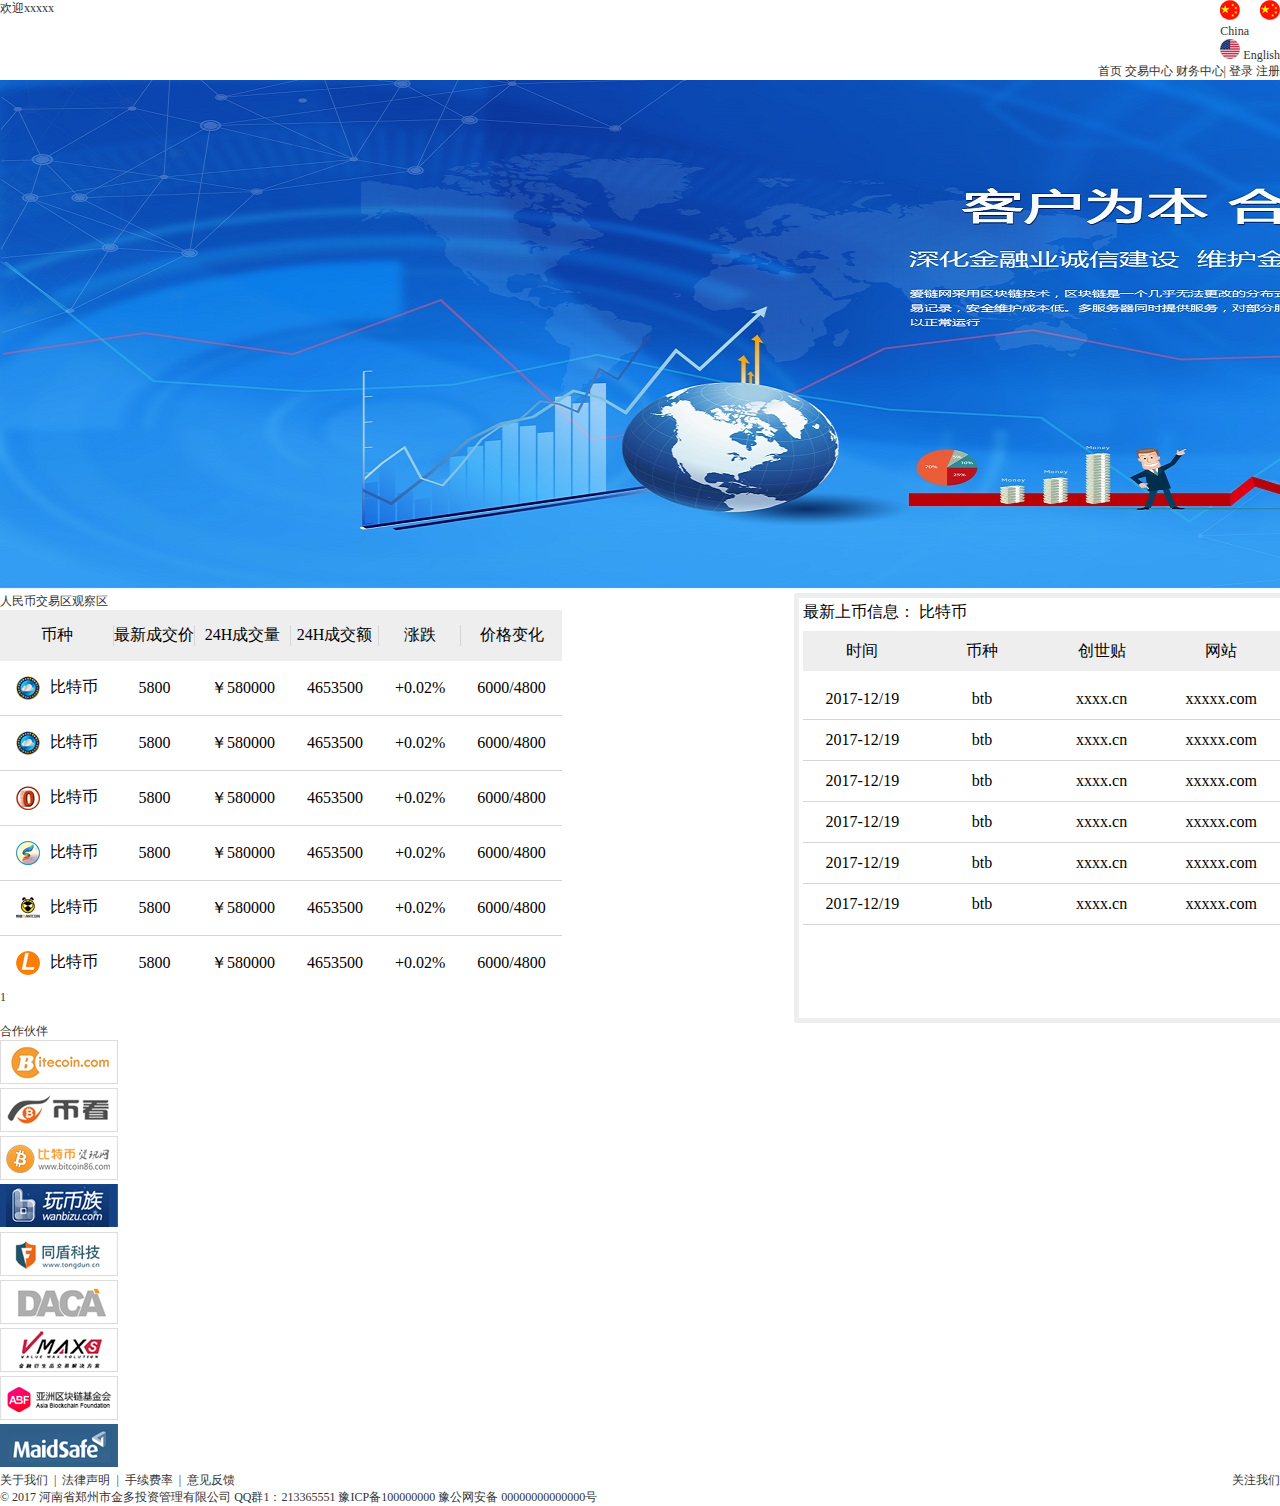
<file: ailian/index.html>
<!DOCTYPE html>
<html>
	<head>
		<meta charset="utf-8" />
		<title></title>
		<link rel="stylesheet" href="css/init.css" />
		<link rel="stylesheet" href="css/main.css" />
		<link rel="stylesheet" type="text/css" href="css/fugai.css"/>
		<script type="text/javascript" src="js/jquery-1.7.2.js" ></script>
		
	</head>
	<body>
		<div class="head clearfix">
			<div class="left head_lf">
				<!--BTC: ¥<span class="num_down">7,861</span>&nbsp;|&nbsp;ETH: ¥<span class="num_down">308.1</span>&nbsp;|&nbsp;ETC: ¥<span class="num_up">14.1</span>-->
					<!--登陆人信息-->
					欢迎xxxxx
			</div>
			<div class="right language clearfix">
				<span class="language_t right clearfix">
					<img src="images/language_03.png" class="left" />
					<em class="left"></em>
				</span>
				<div class="language_yin">
					<p>
						<a href="#">
							<img src="images/language_03.png" />
							<span>China</span>
						</a>
					</p>
					<p>
						<a href="#">
							<img src="images/languages3_07.png" />
							<span>English</span>
						</a>
					</p>
				</div>
			</div>
		</div>
	    <div class="menu">
	    	<div class="jz clearfix">
	    		<a href="index.html" class="left logo"></a>
	    		<div class="right menu_rt clearfix">
	    			<div class="left menu_main">
	    				<a href="index.html" class="ahover">首页</a>
	    				<a href="jiaoyi.html">交易中心</a>
	    				<!--<a href="zhongchou.html">众筹中心 </a>-->
	    				<a href="caiwu.html">财务中心</a>
	    			</div>
	    			<div class="left zhuce">
	    				<span>|</span>
	    				<a href="#">登录 </a>
	    				<a href="#">注册</a>
	    			</div>
	    		</div>
	    	</div>
	    </div>
	    <div class="banner">
	    	<img src="images/index1.jpg" />
	    </div>
	    <div class="main">
	        <div class="index_two">
	        	<div class="jz clearfix">
	        		<div class="left index_two_lf">
	        			<div class="index_two_lf_tl clearfix">
	        				<a href="javascript:;" class="left ahover">
	        					人民币交易区
	        				</a>
	        				<a href="javascript:;" class="left">
	        					观察区
	        				</a>
	        			</div>
	        			<div class="index_two_lf_main">
	        				<div class="index_two_lf_con zxian active">
	        					<table cellpadding="0px" cellspacing="0px" class="zx_table" width="100%">
	        						<tr>
	        							<th>
	        								<span>币种</span>
	        							</th>
	        							<th>
	        								<span> 最新成交价</span>
	        							</th>
	        							<th>
	        								<span> 24H成交量	</span>
	        							</th>
	        							<th>
	        								<span>24H成交额</span>
	        							</th>
	        							<th>
	        								<span>涨跌</span>
	        							</th>
	        							<th>
	        								<span>价格变化</span>
	        							</th>
	        						</tr>
	        						<tr>
	        							<td>
	        								<img src="images/zxico_03.png" />比特币
	        							</td>
	        							<td> 5800</td>
	        							<td>￥580000</td>
	        							<td> 4653500</td>
	        							<td> +0.02% </td>
	        							<td> 6000/4800</td>
	        						</tr>
	        						<tr>
	        							<td>
	        								<img src="images/zxico_03.png" />比特币
	        							</td>
	        							<td> 5800</td>
	        							<td>￥580000</td>
	        							<td> 4653500</td>
	        							<td> +0.02% </td>
	        							<td> 6000/4800</td>
	        						</tr>
	        						<tr>
	        							<td>
	        								<img src="images/zxico3_07.png" />比特币
	        							</td>
	        							<td> 5800</td>
	        							<td>￥580000</td>
	        							<td> 4653500</td>
	        							<td> +0.02% </td>
	        							<td> 6000/4800</td>
	        						</tr>
	        						<tr>
	        							<td>
	        								<img src="images/zxico_08.png" />比特币
	        							</td>
	        							<td> 5800</td>
	        							<td>￥580000</td>
	        							<td> 4653500</td>
	        							<td> +0.02% </td>
	        							<td> 6000/4800</td>
	        						</tr>
	        						<tr>
	        							<td>
	        								<img src="images/zxico3_10.png" />比特币
	        							</td>
	        							<td> 5800</td>
	        							<td>￥580000</td>
	        							<td> 4653500</td>
	        							<td> +0.02% </td>
	        							<td> 6000/4800</td>
	        						</tr>
	        						<tr>
	        							<td>
	        								<img src="images/zxico_12.png" />比特币
	        							</td>
	        							<td> 5800</td>
	        							<td>￥580000</td>
	        							<td> 4653500</td>
	        							<td> +0.02% </td>
	        							<td> 6000/4800</td>
	        						</tr>
	        					</table>
	        				</div>
	        				<div class="index_two_lf_con">
	        					1
	        				</div>
	        			</div>
	        		</div>
	        		<!--现在的-->
	        		<div class="right index_two_rt">
	        			<div class="index_two_rt_main">
	        				<p style="font-size: 16px;color: #000;box-sizing: border-box;
    padding: 4px;">最新上币信息：
	        				  <span>比特币</span>
	        				</p>
	        				<ul class="right_title">
	        					<li>
	        						时间
	        					</li>
	        					<li>
	        						币种
	        					</li>
	        					<li>
	        						创世贴
	        					</li>
	        					<li>
	        						网站
	        					</li>
	        				</ul>
	        				<ul class="right_content">
	        					<li>
	        						<div class="time">
	        							2017-12/19
	        						</div>
	        						<div class="bz">
	        							btb
	        						</div>
	        						<div class="cst">
	        							xxxx.cn
	        						</div>
	        						<div class="adress">
	        							xxxxx.com
	        						</div>
	        					</li>
	        					<li>
	        						<div class="time">
	        							2017-12/19
	        						</div>
	        						<div class="bz">
	        							btb
	        						</div>
	        						<div class="cst">
	        							xxxx.cn
	        						</div>
	        						<div class="adress">
	        							xxxxx.com
	        						</div>
	        					</li>
	        					<li>
	        						<div class="time">
	        							2017-12/19
	        						</div>
	        						<div class="bz">
	        							btb
	        						</div>
	        						<div class="cst">
	        							xxxx.cn
	        						</div>
	        						<div class="adress">
	        							xxxxx.com
	        						</div>
	        					</li>
	        					<li>
	        						<div class="time">
	        							2017-12/19
	        						</div>
	        						<div class="bz">
	        							btb
	        						</div>
	        						<div class="cst">
	        							xxxx.cn
	        						</div>
	        						<div class="adress">
	        							xxxxx.com
	        						</div>
	        					</li>
	        					<li>
	        						<div class="time">
	        							2017-12/19
	        						</div>
	        						<div class="bz">
	        							btb
	        						</div>
	        						<div class="cst">
	        							xxxx.cn
	        						</div>
	        						<div class="adress">
	        							xxxxx.com
	        						</div>
	        					</li>
	        					<li>
	        						<div class="time">
	        							2017-12/19
	        						</div>
	        						<div class="bz">
	        							btb
	        						</div>
	        						<div class="cst">
	        							xxxx.cn
	        						</div>
	        						<div class="adress">
	        							xxxxx.com
	        						</div>
	        					</li>
	        					
	        				</ul>
	        				
	        				
	        				
	        				
	        				
	        				
	        				
	        				
	        				
	        				
	        				
	        				
	        				
	        				
	        				
	        				
	        				
	        				
	        				
	        			</div>	
	        		</div>	
	        		<!--之前的
	        	    <!--<div class="right index_two_rt">
	        	    	<div class="index_two_rt_main">
	        	    	<div class="index_two_rt_t clearfix">
	        	    		<span class="left">公告</span>
	        	    		<a href="#" class="right">MORE</a>
	        	    	</div>
	        	    	<div class="index_two_rt_b">
	        	    		<ul>
	        	    			<li class="clearfix">
	        	    				<a href="#" class="left">
	        	    					[新闻] 本期币交股已经分红，共计2...
	        	    				</a>
	        	    				<span class="right">02/03</span>
	        	    			</li>
	        	    			<li class="clearfix">
	        	    				<a href="#" class="left">
	        	    					[新闻] 本期币交股已经分红，共计2...
	        	    				</a>
	        	    				<span class="right">02/03</span>
	        	    			</li>
	        	    			<li class="clearfix">
	        	    				<a href="#" class="left">
	        	    					[新闻] 本期币交股已经分红，共计2...
	        	    				</a>
	        	    				<span class="right">02/03</span>
	        	    			</li>
	        	    			<li class="clearfix">
	        	    				<a href="#" class="left">
	        	    					[新闻] 本期币交股已经分红，共计2...
	        	    				</a>
	        	    				<span class="right">02/03</span>
	        	    			</li>
	        	    		</ul>
	        	    	</div>
	        	        </div>
	        	        <div class="index_two_rt_main">
	        	    	<div class="index_two_rt_t clearfix">
	        	    		<span class="left">消息</span>
	        	    		<a href="#" class="right">MORE</a>
	        	    	</div>
	        	    	<div class="index_two_rt_b">
	        	    		<ul>
	        	    			<li class="clearfix">
	        	    				<a href="#" class="left">
	        	    					[新闻] 本期币交股已经分红，共计2...
	        	    				</a>
	        	    				<span class="right">02/03</span>
	        	    			</li>
	        	    			<li class="clearfix">
	        	    				<a href="#" class="left">
	        	    					[新闻] 本期币交股已经分红，共计2...
	        	    				</a>
	        	    				<span class="right">02/03</span>
	        	    			</li>
	        	    			<li class="clearfix">
	        	    				<a href="#" class="left">
	        	    					[新闻] 本期币交股已经分红，共计2...
	        	    				</a>
	        	    				<span class="right">02/03</span>
	        	    			</li>
	        	    			<li class="clearfix">
	        	    				<a href="#" class="left">
	        	    					[新闻] 本期币交股已经分红，共计2...
	        	    				</a>
	        	    				<span class="right">02/03</span>
	        	    			</li>
	        	    		</ul>
	        	    	</div>-->
	        	        <!--</div>-->
	        	    </div>
	        	</div>
	        </div>
	        <div class="index_partner">
	        	<p class="index_partner_tl">合作伙伴</p>
	        	<ul class="index_partner_ul clearfix jz">
	        		<li>
	        			<a href="#">
	        				<img src="images/index_37.png" />
	        			</a>
	        		</li>
	        		<li>
	        			<a href="#">
	        				<img src="images/index_39.png" />
	        			</a>
	        		</li>
	        		<li>
	        			<a href="#">
	        				<img src="images/index_41.png" />
	        			</a>
	        		</li>
	        		<li>
	        			<a href="#">
	        				<img src="images/index3_44.png" />
	        			</a>
	        		</li>
	        		<li>
	        			<a href="#">
	        				<img src="images/index_43.png" />
	        			</a>
	        		</li>
	        		<li>
	        			<a href="#">
	        				<img src="images/index_45.png" />
	        			</a>
	        		</li>
	        		<li>
	        			<a href="#">
	        				<img src="images/index_47.png" />
	        			</a>
	        		</li>
	        		<li>
	        			<a href="#">
	        				<img src="images/index_49.png" />
	        			</a>
	        		</li>
	        		<li>
	        			<a href="#">
	        				<img src="images/index3_55.png" />
	        			</a>
	        		</li>
	        	</ul>
	        </div>
	    </div>
	    <div class="footer">
	    	<div class="footer_t">
	    		<div class="footer_t_main clearfix">
	    			<a href="index.html" class="footer_logo left"></a>
	    			<div class="left footer_menu clearfix">
	    				<a href="#">关于我们 </a><span>&nbsp;|&nbsp;</span>
	    				<a href="#">法律声明</a><span> &nbsp;|&nbsp;</span>
	    				<a href="#">手续费率</a><span> &nbsp;|&nbsp;</span>
	    				<a href="#">意见反馈</a>
	    			</div>
	    			<a href="#" class="right wb">关注我们</a>
	    		</div>
	    	</div>
	    	<div class="footer_b">
	    		<div class="jz clearfix">
	    			<span>© 2017 河南省郑州市金多投资管理有限公司 </span>
	    			<span>QQ群1：213365551 </span>
	    			<span>豫ICP备100000000 </span>
	    			<span class="beian">豫公网安备 00000000000000号</span>
	    		</div>
	    	</div>
	    </div>
	    <script type="text/javascript" src="js/main.js" ></script>
	</body>
</html>
</file>
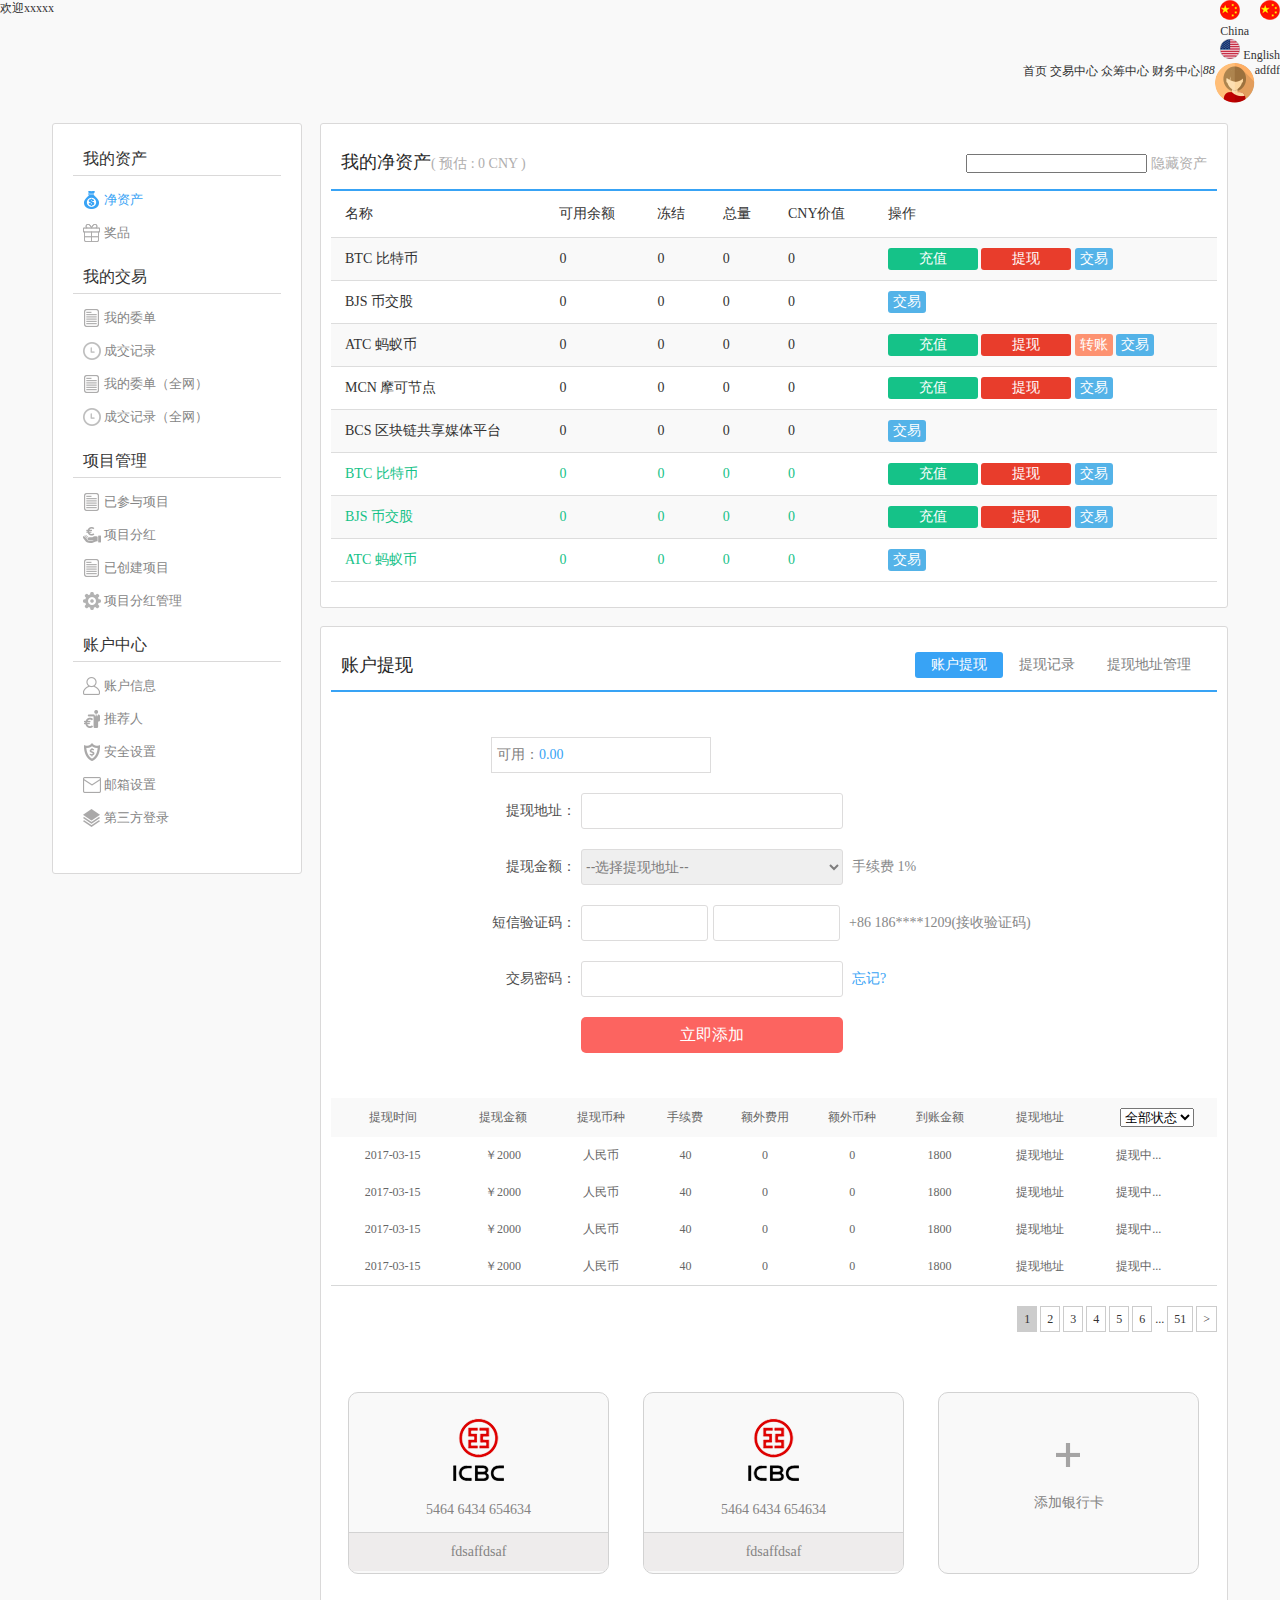
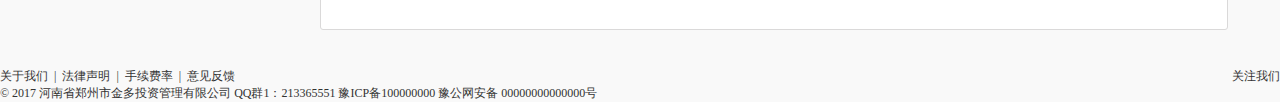
<file: ailian/caiwu.html>
<!DOCTYPE html>
<html>
	<head>
		<meta charset="utf-8" />
		<title></title>
		<link rel="stylesheet" href="css/init.css" />
		<link rel="stylesheet" href="css/main.css" />
		<script type="text/javascript" src="js/jquery-1.7.2.js" ></script>
		<style type="text/css">
			.search{
				float: right;
			}
		</style>
	</head>
	<body style="background: #f9f9f9;">
		<div class="head clearfix">
			<div class="left head_lf">
				<!--BTC: ¥<span class="num_down">7,861</span>&nbsp;|&nbsp;ETH: ¥<span class="num_down">308.1</span>&nbsp;|&nbsp;ETC: ¥<span class="num_up">14.1</span>-->
				欢迎xxxxx
			</div>
			<div class="right language clearfix">
				<span class="language_t right clearfix">
					<img src="images/language_03.png" class="left" />
					<em class="left"></em>
				</span>
				<div class="language_yin">
					<p>
						<a href="#">
							<img src="images/language_03.png" />
							<span>China</span>
						</a>
					</p>
					<p>
						<a href="#">
							<img src="images/languages3_07.png" />
							<span>English</span>
						</a>
					</p>
				</div>
			</div>
		</div>
	    <div class="menu">
	    	<div class="jz clearfix">
	    		<a href="index.html" class="left logo"></a>
	    		<div class="right menu_rt clearfix">
	    			<div class="left menu_main">
	    				<a href="index.html">首页</a>
	    				<a href="jiaoyi.html">交易中心</a>
	    				<a href="zhongchou.html">众筹中心 </a>
	    				<a href="caiwu.html" class="ahover">财务中心</a>
	    			</div>
	    			<div class="left zhuce head_per clearfix">
	    				<span class="left">|</span>
	    				<a href="#" class="email left"><em>88</em></a>
	    				<div class="left tx clearfix">
	    					<img src="images/caiwu_03.png" class="left" />
	    					<span class="left">adfdf</span>
	    				</div>
	    			</div>
	    		</div>
	    	</div>
	    </div>
	    <div class="main caiwu_main clearfix">
	    	<div class="left caiwu_lf">
	    		<div class="caiwu_lf_tl">
	    			我的资产
	    		</div>
	    		<ul>
	    			<li>
	    				<a href="caiwu.html" class="ahover">
	    					<img src="images/caiwu_1.png" class="img_q" />
	    					<img src="images/caiwu_11.png" class="img_h" />
	    					<span>净资产</span>
	    				</a>
	    			</li>
	    			<li>
	    				<a href="#">
	    					<img src="images/caiwu_15.png" class="img_q" />
	    					<img src="images/caiwu_155.png" class="img_h" />
	    					<span>奖品</span>
	    				</a>
	    			</li>
	    			<!--<li>
	    				<a href="chongzhi.html">
	    					<img src="images/caiwu_14.png" class="img_q" />
	    					<img src="images/caiwu_144.png" class="img_h" />
	    					<span>充值人民币</span>
	    				</a>
	    			</li>-->
	    			<!--<li>
	    				<a href="#">
	    					<img src="images/caiwu_14.png" class="img_q" />
	    					<img src="images/caiwu_144.png" class="img_h" />
	    					<span>提现人民币</span>
	    				</a>
	    			</li>-->
	    		</ul>
	    	    <div class="caiwu_lf_tl">
	    			我的交易
	    		</div>
	    		<ul>
	    			<li>
	    				<a href="#">
	    					<img src="images/caiwu_22.png" class="img_q" />
	    					<img src="images/caiwu_222.png" class="img_h" />
	    					<span>我的委单</span>
	    				</a>
	    			</li>
	    			<li>
	    				<a href="#">
	    					<img src="images/caiwu_23.png" class="img_q" />
	    					<img src="images/caiwu_233.png" class="img_h" />
	    					<span>成交记录</span>
	    				</a>
	    			</li>
	    			<li>
	    				<a href="#">
	    					<img src="images/caiwu_22.png" class="img_q" />
	    					<img src="images/caiwu_222.png" class="img_h" />
	    					<span>我的委单（全网）</span>
	    				</a>
	    			</li>
	    			<li>
	    				<a href="#">
	    					<img src="images/caiwu_23.png" class="img_q" />
	    					<img src="images/caiwu_233.png" class="img_h" />
	    					<span>成交记录（全网）</span>
	    				</a>
	    			</li>
	    		</ul>
	    	    <div class="caiwu_lf_tl">
	    			项目管理
	    		</div>
	    		<ul>
	    			<li>
	    				<a href="#">
	    					<img src="images/caiwu_22.png" class="img_q" />
	    					<img src="images/caiwu_222.png" class="img_h" />
	    					<span>已参与项目</span>
	    				</a>
	    			</li>
	    			<li>
	    				<a href="#">
	    					<img src="images/caiwu_25.png" class="img_q" />
	    					<img src="images/caiwu_255.png" class="img_h" />
	    					<span>项目分红</span>
	    				</a>
	    			</li>
	    			<li>
	    				<a href="#">
	    					<img src="images/caiwu_22.png" class="img_q" />
	    					<img src="images/caiwu_222.png" class="img_h" />
	    					<span>已创建项目</span>
	    				</a>
	    			</li>
	    			<li>
	    				<a href="#">
	    					<img src="images/caiwu_28.png" class="img_q" />
	    					<img src="images/caiwu_288.png" class="img_h" />
	    					<span>项目分红管理</span>
	    				</a>
	    			</li>
	    		</ul>
	    	    <div class="caiwu_lf_tl">
	    			账户中心
	    		</div>
	    		<ul>
	    			<li>
	    				<a href="#">
	    					<img src="images/caiwu_35.png" class="img_q" />
	    					<img src="images/caiwu_355.png" class="img_h" />
	    					<span>账户信息</span>
	    				</a>
	    			</li>
	    			<li>
	    				<a href="#">
	    					<img src="images/caiwu_34.png" class="img_q" />
	    					<img src="images/caiwu_344.png" class="img_h" />
	    					<span>推荐人</span>
	    				</a>
	    			</li>
	    			<li>
	    				<a href="#">
	    					<img src="images/caiwu_41.png" class="img_q" />
	    					<img src="images/caiwu_411.png" class="img_h" />
	    					<span>安全设置</span>
	    				</a>
	    			</li>
	    			<li>
	    				<a href="#">
	    					<img src="images/caiwu_39.png" class="img_q" />
	    					<img src="images/caiwu_399.png" class="img_h" />
	    					<span>邮箱设置</span>
	    				</a>
	    			</li>
	    			<li>
	    				<a href="#">
	    					<img src="images/caiwu_42.png" class="img_q" />
	    					<img src="images/caiwu_422.png" class="img_h" />
	    					<span>第三方登录</span>
	    				</a>
	    			</li>
	    		</ul>
	    	</div>
	        <div class="right caiwu_rt">
	        	<div class="caiwu_rt_main">
	        		<div class="caiwu_rt_tl">
	        			我的净资产<span>( 预估 : 0 CNY )</span>
	        			<div class="search">
	        				<input type="" name="" id="" value="" class="searchinput"/>
	        				<span>隐藏资产</span>
	        			</div>
	        		</div>
	        		<table cellpadding="0" cellspacing="0" width="100%" class="zichan_table">
	        			<tr>
	        				<th>名称</th>
	        				<th>可用余额</th>
	        				<th>冻结</th>
	        				<th>总量</th>
	        				<th>CNY价值</th>
	        				<th>操作</th>
	        			</tr>
	        			<!--<tr>
	        				<td>CNY人民币</td>
	        				<td>0</td>
	        				<td>0</td>
	        				<td>0</td>
	        				<td>0</td>
	        				<td class="caozuo">
	        					<a href="#" class="btn_green">充值</a>
	        					<a href="#" class="btn_red">提现</a>
	        					<a href="#" class="btn_blue">交易</a>
	        				</td>
	        			</tr>-->
	        			<tr>
	        				<td>BTC 比特币</td>
	        				<td>0</td>
	        				<td>0</td>
	        				<td>0</td>
	        				<td>0</td>
	        				<td class="caozuo">
	        					<a href="#" class="btn_green">充值</a>
	        					<a href="#" class="btn_red">提现</a>
	        					<a href="#" class="btn_blue">交易</a>
	        				</td>
	        			</tr>
	        			<tr>
	        				<td>BJS 币交股</td>
	        				<td>0</td>
	        				<td>0</td>
	        				<td>0</td>
	        				<td>0</td>
	        				<td class="caozuo">
	        					<a href="#" class="btn_blue">交易</a>
	        				</td>
	        			</tr>
	        			<tr>
	        				<td>ATC 蚂蚁币</td>
	        				<td>0</td>
	        				<td>0</td>
	        				<td>0</td>
	        				<td>0</td>
	        				<td class="caozuo">
	        					<a href="#" class="btn_green">充值</a>
	        					<a href="#" class="btn_red">提现</a>
	        					<a href="#" class="btn_yellow">转账</a>
	        					<a href="#" class="btn_blue">交易</a>
	        				</td>
	        			</tr>
	        			<tr>
	        				<td>MCN 摩可节点</td>
	        				<td>0</td>
	        				<td>0</td>
	        				<td>0</td>
	        				<td>0</td>
	        				<td class="caozuo">
	        					<a href="#" class="btn_green">充值</a>
	        					<a href="#" class="btn_red">提现</a>
	        					<a href="#" class="btn_blue">交易</a>
	        				</td>
	        			</tr>
	        			<tr>
	        				<td>BCS 区块链共享媒体平台</td>
	        				<td>0</td>
	        				<td>0</td>
	        				<td>0</td>
	        				<td>0</td>
	        				<td class="caozuo">
	        					<a href="#" class="btn_blue">交易</a>
	        				</td>
	        			</tr>
	        			<!--<tr>
	        				<td class="color_green">CNY 人民币 </td>
	        				<td class="color_green">0</td>
	        				<td class="color_green">0</td>
	        				<td class="color_green">0</td>
	        				<td class="color_green">0</td>
	        				<td class="caozuo">
	        					<a href="#" class="btn_green">充值</a>
	        					<a href="#" class="btn_red">提现</a>
	        					<a href="#" class="btn_blue">交易</a>
	        				</td>
	        			</tr>-->
	        			<tr>
	        				<td class="color_green">BTC 比特币</td>
	        				<td class="color_green">0</td>
	        				<td class="color_green">0</td>
	        				<td class="color_green">0</td>
	        				<td class="color_green">0</td>
	        				<td class="caozuo">
	        					<a href="#" class="btn_green">充值</a>
	        					<a href="#" class="btn_red">提现</a>
	        					<a href="#" class="btn_blue">交易</a>
	        				</td>
	        			</tr>
	        			<tr>
	        				<td class="color_green">BJS 币交股</td>
	        				<td class="color_green">0</td>
	        				<td class="color_green">0</td>
	        				<td class="color_green">0</td>
	        				<td class="color_green">0</td>
	        				<td class="caozuo">
	        					<a href="#" class="btn_green">充值</a>
	        					<a href="#" class="btn_red">提现</a>
	        					<a href="#" class="btn_blue">交易</a>
	        				</td>
	        			</tr>
	        			<tr>
	        				<td class="color_green">ATC 蚂蚁币 </td>
	        				<td class="color_green">0</td>
	        				<td class="color_green">0</td>
	        				<td class="color_green">0</td>
	        				<td class="color_green">0</td>
	        				<td class="caozuo">
	        					<a href="#" class="btn_blue">交易</a>
	        				</td>
	        			</tr>
	        		</table>
	        	</div>
	        	<div class="caiwu_rt_main">
	        		<div class="caiwu_rt_tl clearfix">
	        			<div class="left">
	        			账户提现
	        			</div>
	        			<div class="right clearfix tixian_a">
	        				<a href="javascript:;" class="ahover">账户提现</a>
	        				<a href="javascript:;">提现记录</a>
	        				<a href="javascript:;">提现地址管理</a>
	        			</div>
	        		</div>
	        		<div class="tixian_main">
	        			<div class="tixian_con active">
	        				<form>
	        					<div class="tixian_form">
	        						<div class="tixian_gp clearfix">
	        							<!--<select class="left">
	        								<option>
	        									人民币（CNY）
	        								</option>
	        							</select>-->
	        							<div class="left keyong">
	        								可用：<span>0.00</span>
	        							</div>
	        						</div>
	        						<div class="tixian_gp clearfix">
	        							<span class="left tixian_name">提现地址：</span>
	        							<input type="text" class="left" />
	        						</div>
	        						<div class="tixian_gp clearfix">
	        							<span class="left tixian_name">提现金额：</span>
	        							<select class="left dizhi">
	        								<option>
	        									--选择提现地址--
	        								</option>
	        							</select>
	        							<span class="left shuoming">手续费 1%</span>
	        						</div>
	        						<div class="tixian_gp clearfix yzm">
	        							<span class="left tixian_name">短信验证码：</span>
	        							<input type="text" class="left" />
	        							<input type="text" class="left" />
	        							<span class="left shuoming">+86 186****1209(接收验证码)</span>
	        						</div>
	        						<div class="tixian_gp clearfix">
	        							<span class="left tixian_name">交易密码：</span>
	        							<input type="text" class="left" />
	        							<a href="#" class="left wj">忘记?</a>
	        						</div>
	        						<div class="tianjia">
	        							<a href="#">立即添加</a>
	        						</div>
	        					</div>
	        				</form>
	        			</div>
	        		    <div class="tixian_con">
	        		    	<div class="tixian_table">
	        		    		<table cellpadding="0" cellspacing="0" width="100%">
	        		    			<tr>
	        		    				<th>提现时间</th>
	        		    				<th>提现金额</th>
	        		    				<th>提现币种</th>
	        		    				<th>手续费</th>
	        		    				<th>额外费用</th>
	        		    				<th>额外币种</th>
	        		    				<th>到账金额</th>
	        		    				<th>提现地址</th>
	        		    				<th>
	        		    					<select>
	        		    						<option>全部状态</option>
	        		    						<option>提现中</option>
	        		    						<option>已提现</option>
	        		    					</select>
	        		    				</th>
	        		    			</tr>
	        		    			<tr>
	        		    				<td>2017-03-15</td>
	        		    				<td>￥2000</td>
	        		    				<td>人民币</td>
	        		    				<td>40</td>
	        		    				<td>0</td>
	        		    				<td>0</td>
	        		    				<td>1800</td>
	        		    				<td>提现地址</td>
	        		    				<td style="text-align: left;">提现中...</td>
	        		    			</tr>
	        		    			<tr>
	        		    				<td>2017-03-15</td>
	        		    				<td>￥2000</td>
	        		    				<td>人民币</td>
	        		    				<td>40</td>
	        		    				<td>0</td>
	        		    				<td>0</td>
	        		    				<td>1800</td>
	        		    				<td>提现地址</td>
	        		    				<td style="text-align: left;">提现中...</td>
	        		    			</tr>
	        		    			<tr>
	        		    				<td>2017-03-15</td>
	        		    				<td>￥2000</td>
	        		    				<td>人民币</td>
	        		    				<td>40</td>
	        		    				<td>0</td>
	        		    				<td>0</td>
	        		    				<td>1800</td>
	        		    				<td>提现地址</td>
	        		    				<td style="text-align: left;">提现中...</td>
	        		    			</tr>
	        		    			<tr>
	        		    				<td>2017-03-15</td>
	        		    				<td>￥2000</td>
	        		    				<td>人民币</td>
	        		    				<td>40</td>
	        		    				<td>0</td>
	        		    				<td>0</td>
	        		    				<td>1800</td>
	        		    				<td>提现地址</td>
	        		    				<td style="text-align: left;">提现中...</td>
	        		    			</tr>
	        		    		</table>
	        		    		
	        		    	</div>
	        		        <div class="page">
	        		    				<a href="#" class="ahover">1</a>
	        		    				<a href="#">2</a>
	        		    				<a href="#">3</a>
	        		    				<a href="#">4</a>
	        		    				<a href="#">5</a>
	        		    				<a href="#">6</a>
	        		    				<span>...</span>
	        		    				<a href="#">51</a>
	        		    				<a href="#">></a>
	        		    		</div>
	        		    </div>
	        		    <div class="tixian_con">
	        		    	<ul class="clearfix tixian_do">
	        		    		<li>
	        		    			<a href="#">
	        		    				<div class="tixian_do_t">
	        		    					<img src="images/caiwu_50.png" />
	        		    					<p>5464 6434 654634</p>
	        		    				</div>
	        		    				<div class="tixian_do_b">
	        		    					fdsaffdsaf
	        		    				</div>
	        		    			</a>
	        		    		</li>
	        		    		<li>
	        		    			<a href="#">
	        		    				<div class="tixian_do_t">
	        		    					<img src="images/caiwu_50.png" />
	        		    					<p>5464 6434 654634</p>
	        		    				</div>
	        		    				<div class="tixian_do_b">
	        		    					fdsaffdsaf
	        		    				</div>
	        		    			</a>
	        		    		</li>
	        		    		<li>
	        		    			<a href="javascript:;" class="add_ka">
	        		    				<img src="images/caiwu_56.png" />
	        		    				<p>添加银行卡</p>
	        		    			</a>
	        		    		</li>
	        		    	</ul>
	        		    </div>
	        		</div>
	        	</div>
	        </div>
	    </div>
	   
	    <div class="footer">
	    	<div class="footer_t">
	    		<div class="footer_t_main clearfix">
	    			<a href="index.html" class="footer_logo left"></a>
	    			<div class="left footer_menu clearfix">
	    				<a href="#">关于我们 </a><span>&nbsp;|&nbsp;</span>
	    				<a href="#">法律声明</a><span> &nbsp;|&nbsp;</span>
	    				<a href="#">手续费率</a><span> &nbsp;|&nbsp;</span>
	    				<a href="#">意见反馈</a>
	    			</div>
	    			<a href="#" class="right wb">关注我们</a>
	    		</div>
	    	</div>
	    	<div class="footer_b">
	    		<div class="jz clearfix">
	    			<span>© 2017 河南省郑州市金多投资管理有限公司 </span>
	    			<span>QQ群1：213365551 </span>
	    			<span>豫ICP备100000000 </span>
	    			<span class="beian">豫公网安备 00000000000000号</span>
	    		</div>
	    	</div>
	    </div>
	    <div class="bg"></div>
	    <div class="add_place_alert">
	    	<div class="add_place_alert_tl">
	    		添加一个提现地址
	    	</div>
	    	<div class="add_place_alert_b">
	    		
	        						<form>
	        						<div class="tixian_gp clearfix">
	        							<span class="left tixian_name">备注名称：</span>
	        							<input type="text" class="left" />
	        						</div>
	        						<div class="tixian_gp clearfix">
	        							<span class="left tixian_name">币种名称：</span>
	        							<select class="left dizhi">
	        								<option>
	        									--选择提现地址--
	        								</option>
	        							</select>
	        							
	        						</div>
	        						<div class="tixian_gp clearfix">
	        							<span class="left tixian_name">开户银行：</span>
	        							<select class="left dizhi">
	        								<option>
	        									--选择开户银行--
	        								</option>
	        							</select>
	        						</div>
	        						<div class="tixian_gp clearfix">
	        							<span class="left tixian_name">开户省市：</span>
	        							<select class="left dizhi">
	        								<option>
	        									--选择开户银行--
	        								</option>
	        							</select>
	        						</div>
	        						<div class="tixian_gp clearfix">
	        							<span class="left tixian_name">开户支行：</span>
	        							<input type="text" class="left" />
	        						</div>
	        						<div class="tixian_gp clearfix">
	        							<span class="left tixian_name">开户姓名：</span>
	        							<input type="text" class="left" />
	        						</div>
	        						<div class="tixian_gp clearfix">
	        							<span class="left tixian_name">银行卡 号：</span>
	        							<input type="text" class="left" />
	        						</div>
	        						<div class="tixian_gp clearfix">
	        							<span class="left tixian_name">交易密码：</span>
	        							<input type="text" class="left" />
	        							<a href="#" class="left wj">忘记?</a>
	        						</div>
	        						<div class="tianjia">
	        							<a href="#">立即添加</a>
	        						</div>
	        						</form>

	    	</div>
	    </div>
	    <script type="text/javascript" src="js/main.js" ></script>
	</body>
	
</html>
</file>
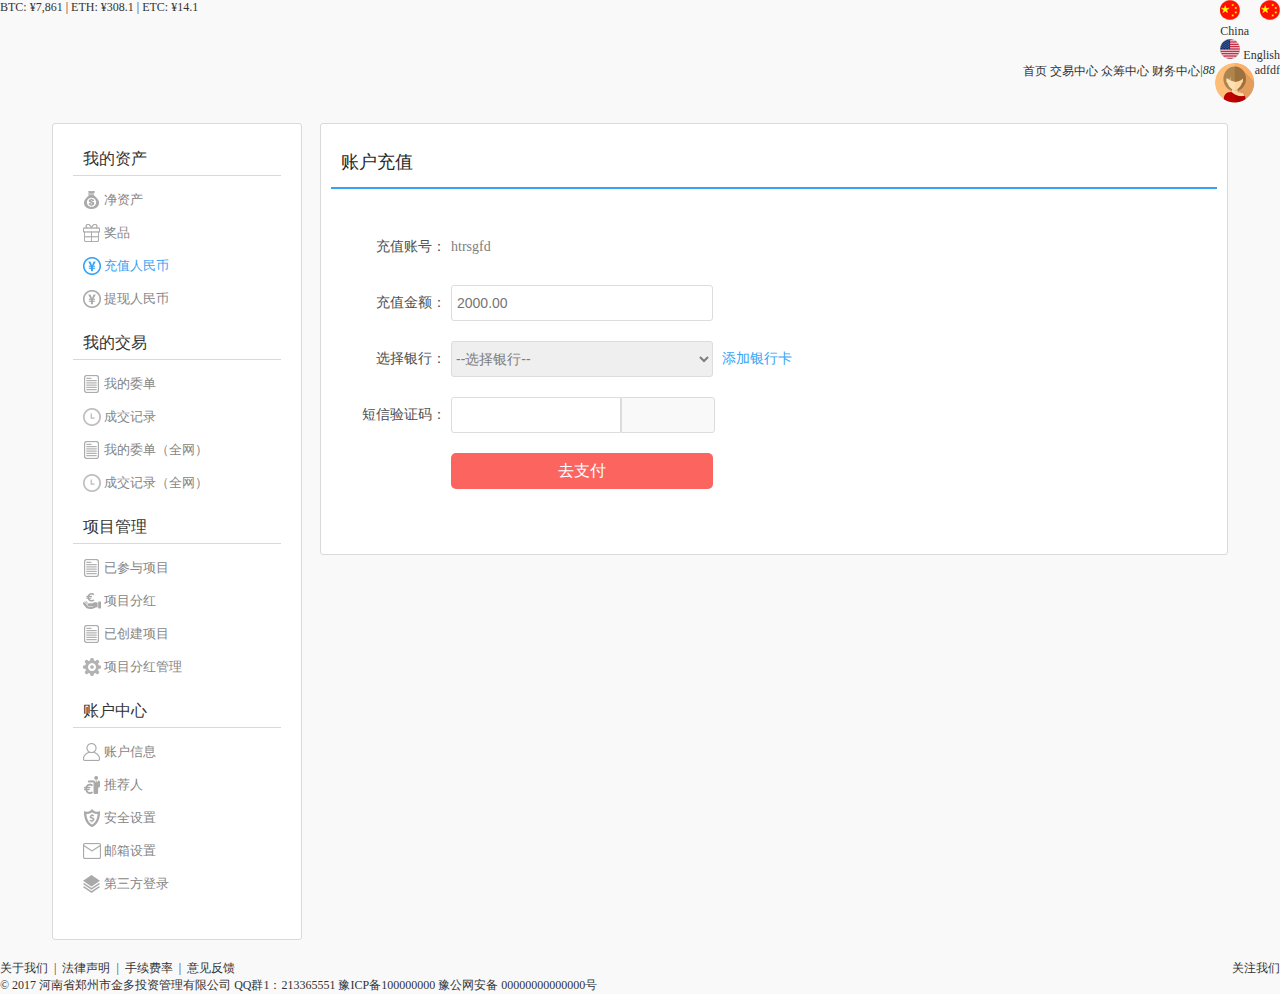
<file: ailian/chongzhi.html>
<!DOCTYPE html>
<html>
	<head>
		<meta charset="utf-8" />
		<title></title>
		<link rel="stylesheet" href="css/init.css" />
		<link rel="stylesheet" href="css/main.css" />
		<script type="text/javascript" src="js/jquery-1.7.2.js" ></script>
	</head>
	<body style="background: #f9f9f9;">
		<div class="head clearfix">
			<div class="left head_lf">
				BTC: ¥<span class="num_down">7,861</span>&nbsp;|&nbsp;ETH: ¥<span class="num_down">308.1</span>&nbsp;|&nbsp;ETC: ¥<span class="num_up">14.1</span>
			</div>
			<div class="right language clearfix">
				<span class="language_t right clearfix">
					<img src="images/language_03.png" class="left" />
					<em class="left"></em>
				</span>
				<div class="language_yin">
					<p>
						<a href="#">
							<img src="images/language_03.png" />
							<span>China</span>
						</a>
					</p>
					<p>
						<a href="#">
							<img src="images/languages3_07.png" />
							<span>English</span>
						</a>
					</p>
				</div>
			</div>
		</div>
	    <div class="menu">
	    	<div class="jz clearfix">
	    		<a href="index.html" class="left logo"></a>
	    		<div class="right menu_rt clearfix">
	    			<div class="left menu_main">
	    				<a href="index.html" class="ahover">首页</a>
	    				<a href="jiaoyi.html">交易中心</a>
	    				<a href="zhongchou.html">众筹中心 </a>
	    				<a href="caiwu.html">财务中心</a>
	    			</div>
	    			<div class="left zhuce head_per clearfix">
	    				<span class="left">|</span>
	    				<a href="#" class="email left"><em>88</em></a>
	    				<div class="left tx clearfix">
	    					<img src="images/caiwu_03.png" class="left" />
	    					<span class="left">adfdf</span>
	    				</div>
	    			</div>
	    		</div>
	    	</div>
	    </div>
	    <div class="main caiwu_main clearfix">
	    	<div class="left caiwu_lf">
	    		<div class="caiwu_lf_tl">
	    			我的资产
	    		</div>
	    		<ul>
	    			<li>
	    				<a href="caiwu.html">
	    					<img src="images/caiwu_1.png" class="img_q" />
	    					<img src="images/caiwu_11.png" class="img_h" />
	    					<span>净资产</span>
	    				</a>
	    			</li>
	    			<li>
	    				<a href="#">
	    					<img src="images/caiwu_15.png" class="img_q" />
	    					<img src="images/caiwu_155.png" class="img_h" />
	    					<span>奖品</span>
	    				</a>
	    			</li>
	    			<li>
	    				<a href="chongzhi.html" class="ahover">
	    					<img src="images/caiwu_14.png" class="img_q" />
	    					<img src="images/caiwu_144.png" class="img_h" />
	    					<span>充值人民币</span>
	    				</a>
	    			</li>
	    			<li>
	    				<a href="#">
	    					<img src="images/caiwu_14.png" class="img_q" />
	    					<img src="images/caiwu_144.png" class="img_h" />
	    					<span>提现人民币</span>
	    				</a>
	    			</li>
	    		</ul>
	    	    <div class="caiwu_lf_tl">
	    			我的交易
	    		</div>
	    		<ul>
	    			<li>
	    				<a href="#">
	    					<img src="images/caiwu_22.png" class="img_q" />
	    					<img src="images/caiwu_222.png" class="img_h" />
	    					<span>我的委单</span>
	    				</a>
	    			</li>
	    			<li>
	    				<a href="#">
	    					<img src="images/caiwu_23.png" class="img_q" />
	    					<img src="images/caiwu_233.png" class="img_h" />
	    					<span>成交记录</span>
	    				</a>
	    			</li>
	    			<li>
	    				<a href="#">
	    					<img src="images/caiwu_22.png" class="img_q" />
	    					<img src="images/caiwu_222.png" class="img_h" />
	    					<span>我的委单（全网）</span>
	    				</a>
	    			</li>
	    			<li>
	    				<a href="#">
	    					<img src="images/caiwu_23.png" class="img_q" />
	    					<img src="images/caiwu_233.png" class="img_h" />
	    					<span>成交记录（全网）</span>
	    				</a>
	    			</li>
	    		</ul>
	    	    <div class="caiwu_lf_tl">
	    			项目管理
	    		</div>
	    		<ul>
	    			<li>
	    				<a href="#">
	    					<img src="images/caiwu_22.png" class="img_q" />
	    					<img src="images/caiwu_222.png" class="img_h" />
	    					<span>已参与项目</span>
	    				</a>
	    			</li>
	    			<li>
	    				<a href="#">
	    					<img src="images/caiwu_25.png" class="img_q" />
	    					<img src="images/caiwu_255.png" class="img_h" />
	    					<span>项目分红</span>
	    				</a>
	    			</li>
	    			<li>
	    				<a href="#">
	    					<img src="images/caiwu_22.png" class="img_q" />
	    					<img src="images/caiwu_222.png" class="img_h" />
	    					<span>已创建项目</span>
	    				</a>
	    			</li>
	    			<li>
	    				<a href="#">
	    					<img src="images/caiwu_28.png" class="img_q" />
	    					<img src="images/caiwu_288.png" class="img_h" />
	    					<span>项目分红管理</span>
	    				</a>
	    			</li>
	    		</ul>
	    	    <div class="caiwu_lf_tl">
	    			账户中心
	    		</div>
	    		<ul>
	    			<li>
	    				<a href="#">
	    					<img src="images/caiwu_35.png" class="img_q" />
	    					<img src="images/caiwu_355.png" class="img_h" />
	    					<span>账户信息</span>
	    				</a>
	    			</li>
	    			<li>
	    				<a href="#">
	    					<img src="images/caiwu_34.png" class="img_q" />
	    					<img src="images/caiwu_344.png" class="img_h" />
	    					<span>推荐人</span>
	    				</a>
	    			</li>
	    			<li>
	    				<a href="#">
	    					<img src="images/caiwu_41.png" class="img_q" />
	    					<img src="images/caiwu_411.png" class="img_h" />
	    					<span>安全设置</span>
	    				</a>
	    			</li>
	    			<li>
	    				<a href="#">
	    					<img src="images/caiwu_39.png" class="img_q" />
	    					<img src="images/caiwu_399.png" class="img_h" />
	    					<span>邮箱设置</span>
	    				</a>
	    			</li>
	    			<li>
	    				<a href="#">
	    					<img src="images/caiwu_42.png" class="img_q" />
	    					<img src="images/caiwu_422.png" class="img_h" />
	    					<span>第三方登录</span>
	    				</a>
	    			</li>
	    		</ul>
	    	</div>
	        <div class="right caiwu_rt">
	        	<div class="caiwu_rt_main">
	        		<div class="caiwu_rt_tl">
	        			账户充值
	        		</div>
	        		<form>
	        					<div class="chongzhi_form">
	        						
	        						<div class="tixian_gp clearfix">
	        							<span class="left tixian_name">充值账号：</span>
	        							<span class="left zhanghao_nr">htrsgfd</span>
	        						</div>
	        						<div class="tixian_gp clearfix">
	        							<span class="left tixian_name">充值金额：</span>
	        							<input type="text" class="left" placeholder="2000.00" />
	        							
	        						</div>
	        						<div class="tixian_gp clearfix">
	        							<span class="left tixian_name">选择银行：</span>
	        							<select class="left dizhi">
	        								<option>--选择银行--</option>
	        							</select>
	        							<a href="#" class="left wj">添加银行卡</a>
	        						</div>
	        						<div class="tixian_gp clearfix duanxin">
	        							<span class="left tixian_name">短信验证码：</span>
	        							<input type="text" class="left duanxin_s" />
	        							<input type="text" class="left duanxin_button" />
	        						</div>
	        						
	        						<div class="tianjia">
	        							<a href="#">去支付</a>
	        						</div>
	        					</div>
	        				</form>
	        	</div>
	        	
	        </div>
	    </div>
	   
	    <div class="footer">
	    	<div class="footer_t">
	    		<div class="footer_t_main clearfix">
	    			<a href="index.html" class="footer_logo left"></a>
	    			<div class="left footer_menu clearfix">
	    				<a href="#">关于我们 </a><span>&nbsp;|&nbsp;</span>
	    				<a href="#">法律声明</a><span> &nbsp;|&nbsp;</span>
	    				<a href="#">手续费率</a><span> &nbsp;|&nbsp;</span>
	    				<a href="#">意见反馈</a>
	    			</div>
	    			<a href="#" class="right wb">关注我们</a>
	    		</div>
	    	</div>
	    	<div class="footer_b">
	    		<div class="jz clearfix">
	    			<span>© 2017 河南省郑州市金多投资管理有限公司 </span>
	    			<span>QQ群1：213365551 </span>
	    			<span>豫ICP备100000000 </span>
	    			<span class="beian">豫公网安备 00000000000000号</span>
	    		</div>
	    	</div>
	    </div>
	    <div class="bg"></div>
	    <div class="add_place_alert">
	    	<div class="add_place_alert_tl">
	    		添加一个提现地址
	    	</div>
	    	<div class="add_place_alert_b">
	    		
	        						
	        						<div class="tixian_gp clearfix">
	        							<span class="left tixian_name">备注名称：</span>
	        							<input type="text" class="left" />
	        						</div>
	        						<div class="tixian_gp clearfix">
	        							<span class="left tixian_name">币种名称：</span>
	        							<select class="left dizhi">
	        								<option>
	        									--选择提现地址--
	        								</option>
	        							</select>
	        							
	        						</div>
	        						<div class="tixian_gp clearfix">
	        							<span class="left tixian_name">开户银行：</span>
	        							<select class="left dizhi">
	        								<option>
	        									--选择开户银行--
	        								</option>
	        							</select>
	        						</div>
	        						<div class="tixian_gp clearfix">
	        							<span class="left tixian_name">开户省市：</span>
	        							<select class="left dizhi">
	        								<option>
	        									--选择开户银行--
	        								</option>
	        							</select>
	        						</div>
	        						<div class="tixian_gp clearfix">
	        							<span class="left tixian_name">开户支行：</span>
	        							<input type="text" class="left" />
	        						</div>
	        						<div class="tixian_gp clearfix">
	        							<span class="left tixian_name">开户姓名：</span>
	        							<input type="text" class="left" />
	        						</div>
	        						<div class="tixian_gp clearfix">
	        							<span class="left tixian_name">银行卡 号：</span>
	        							<input type="text" class="left" />
	        						</div>
	        						<div class="tixian_gp clearfix">
	        							<span class="left tixian_name">交易密码：</span>
	        							<input type="text" class="left" />
	        							<a href="#" class="left wj">忘记?</a>
	        						</div>
	        						<div class="tianjia">
	        							<a href="#">立即添加</a>
	        						</div>

	    	</div>
	    </div>
	    <script type="text/javascript" src="js/main.js" ></script>
	</body>
</html>
</file>
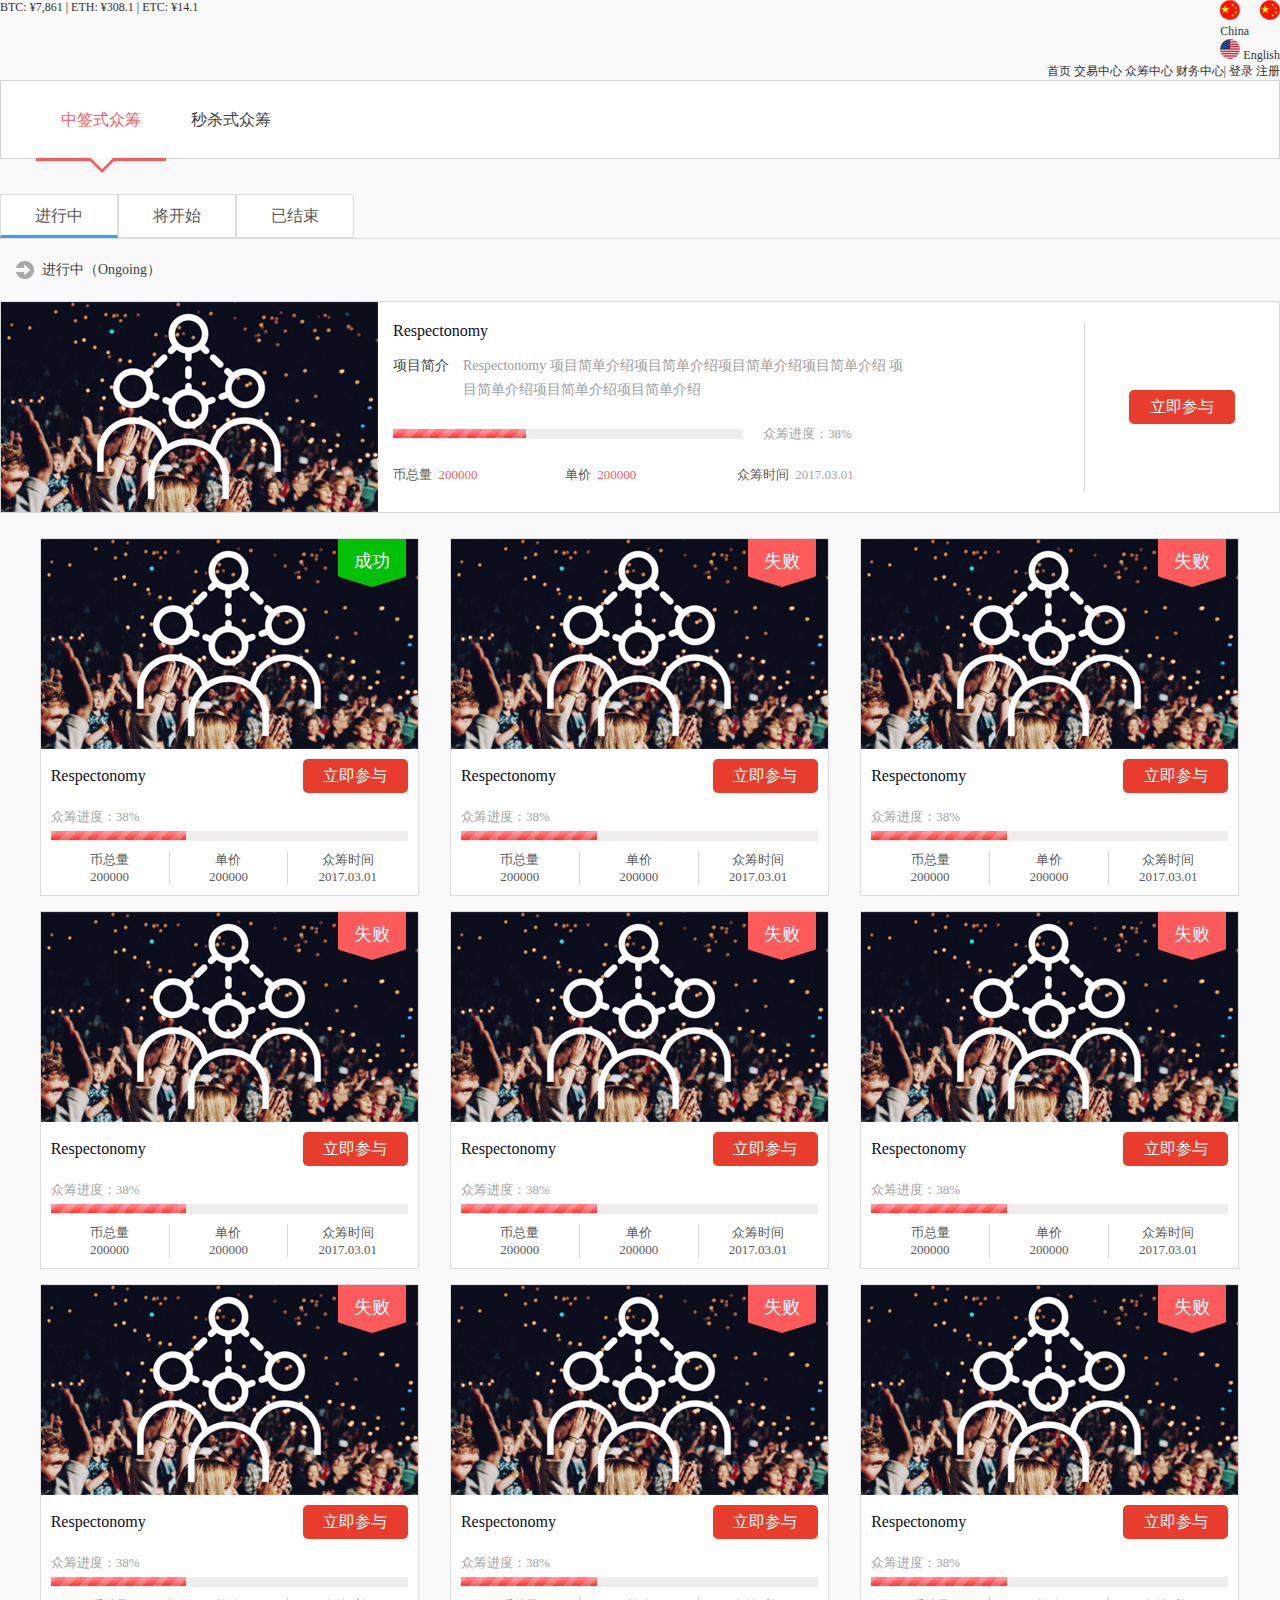
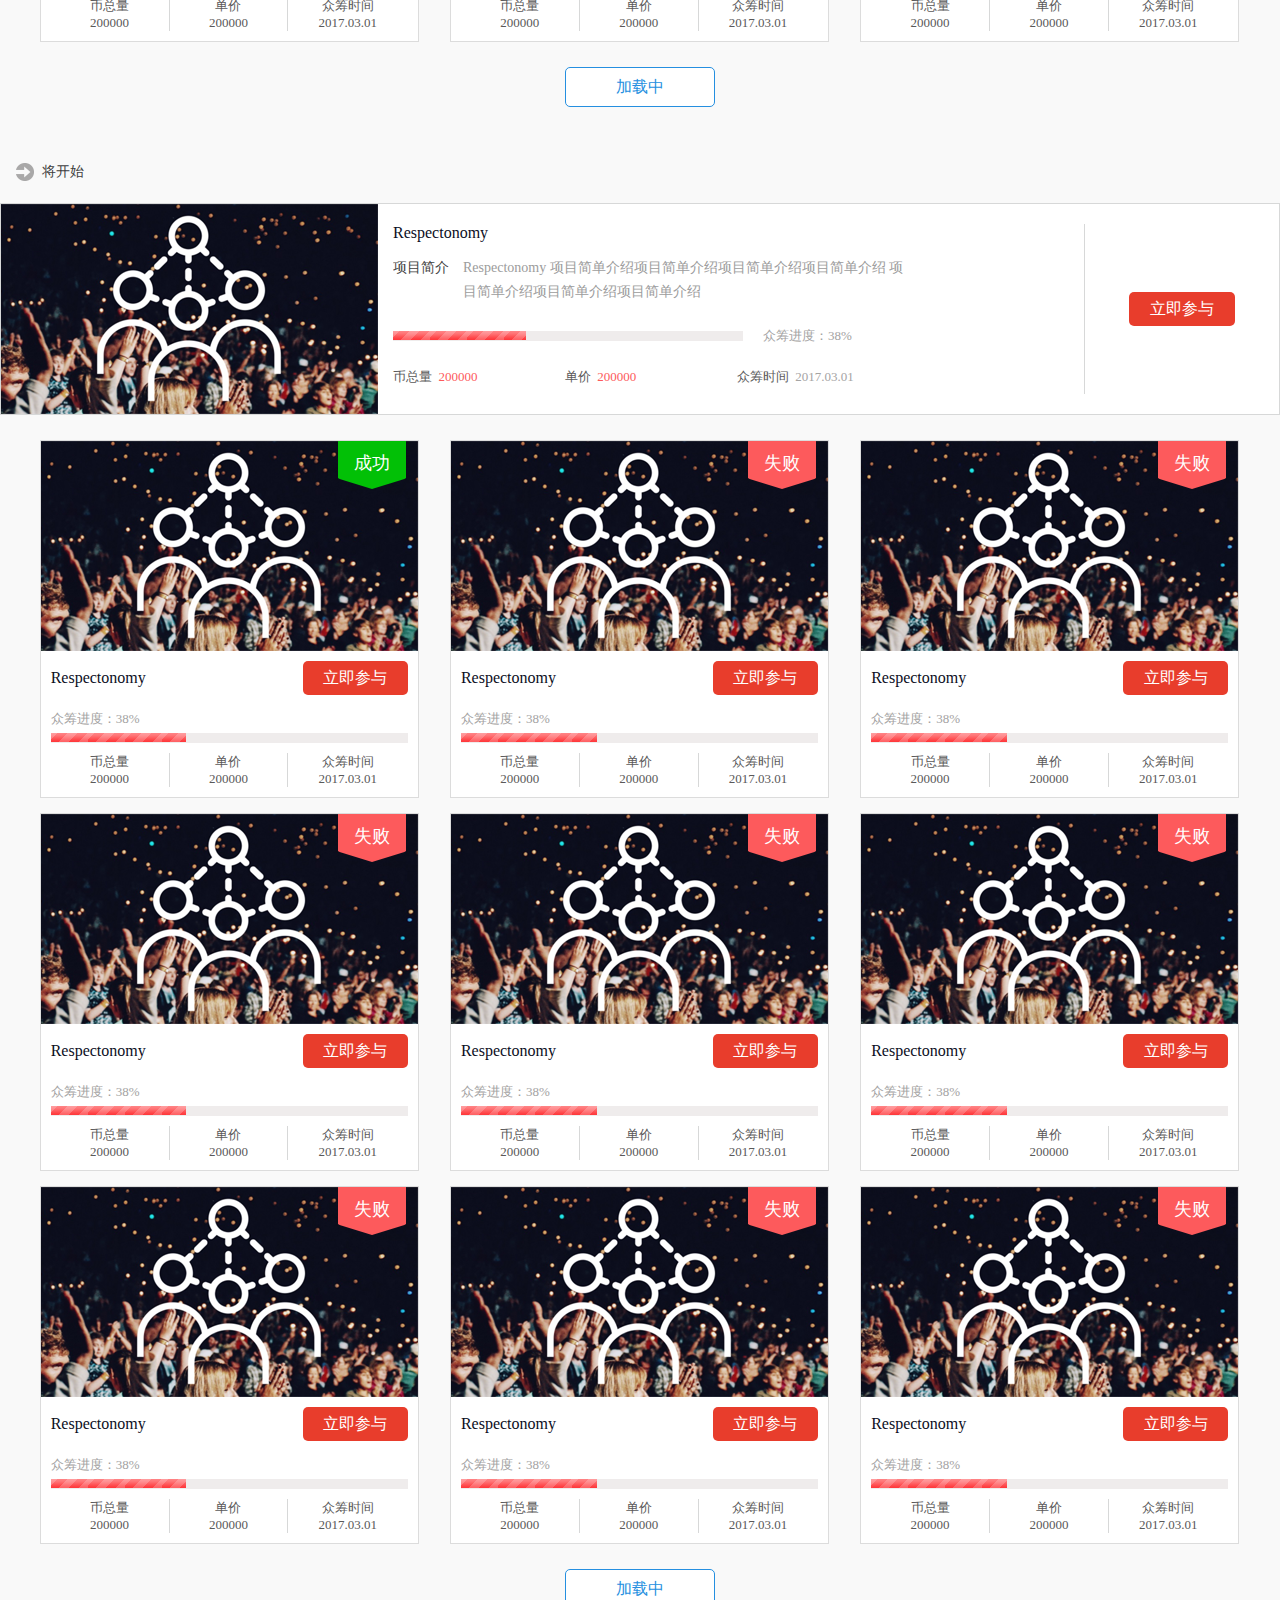
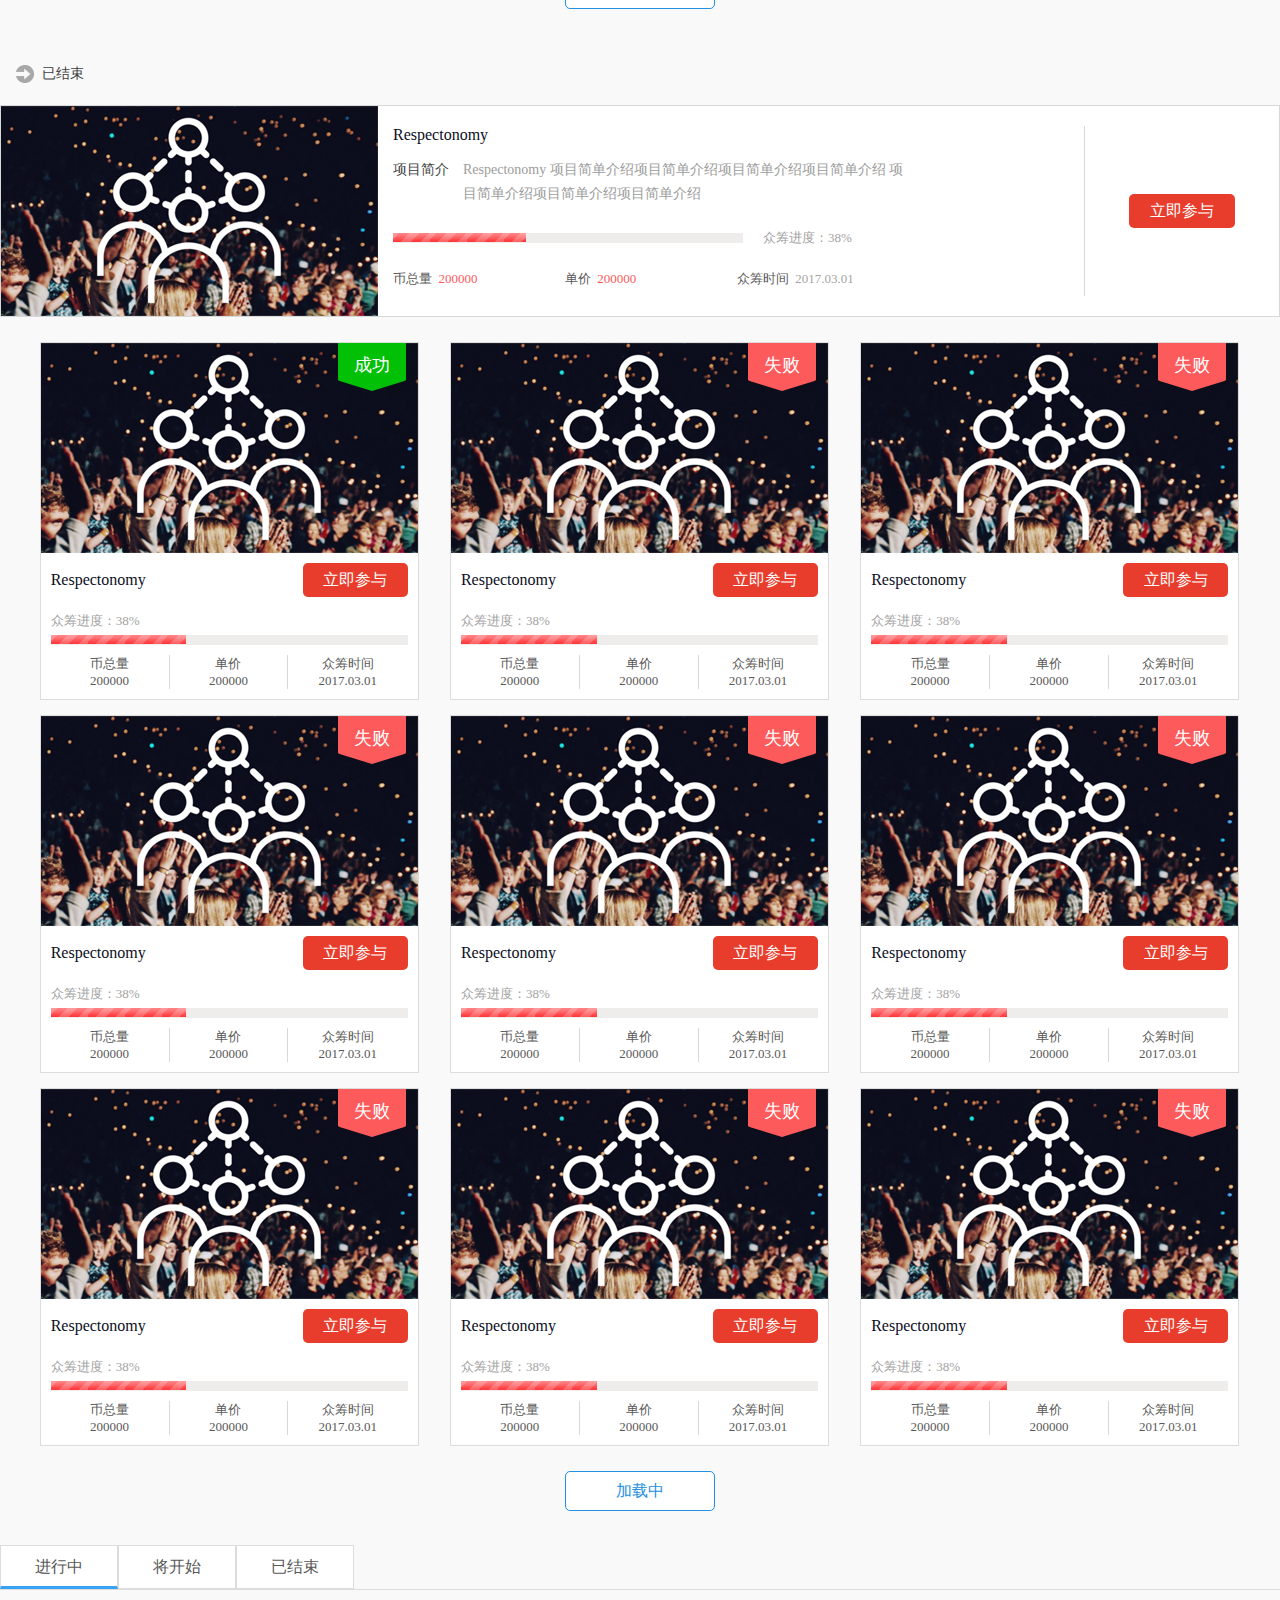
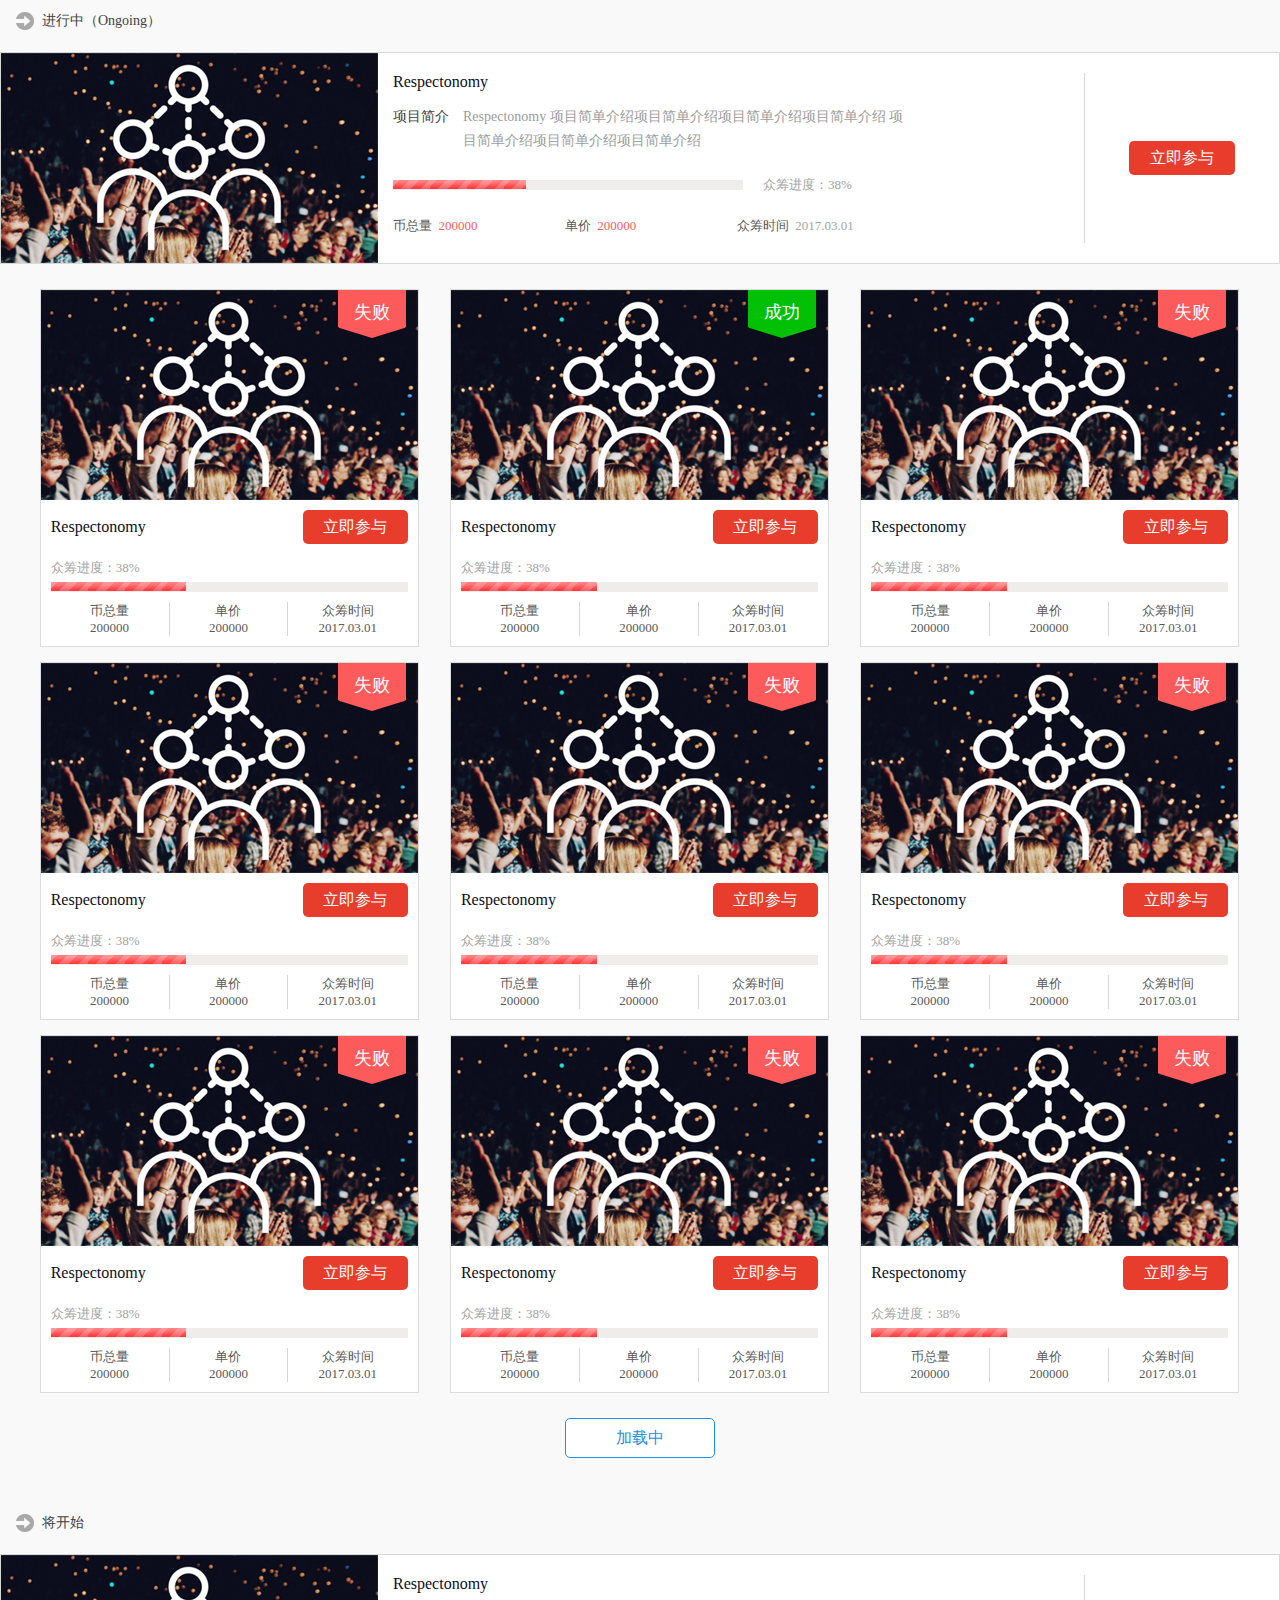
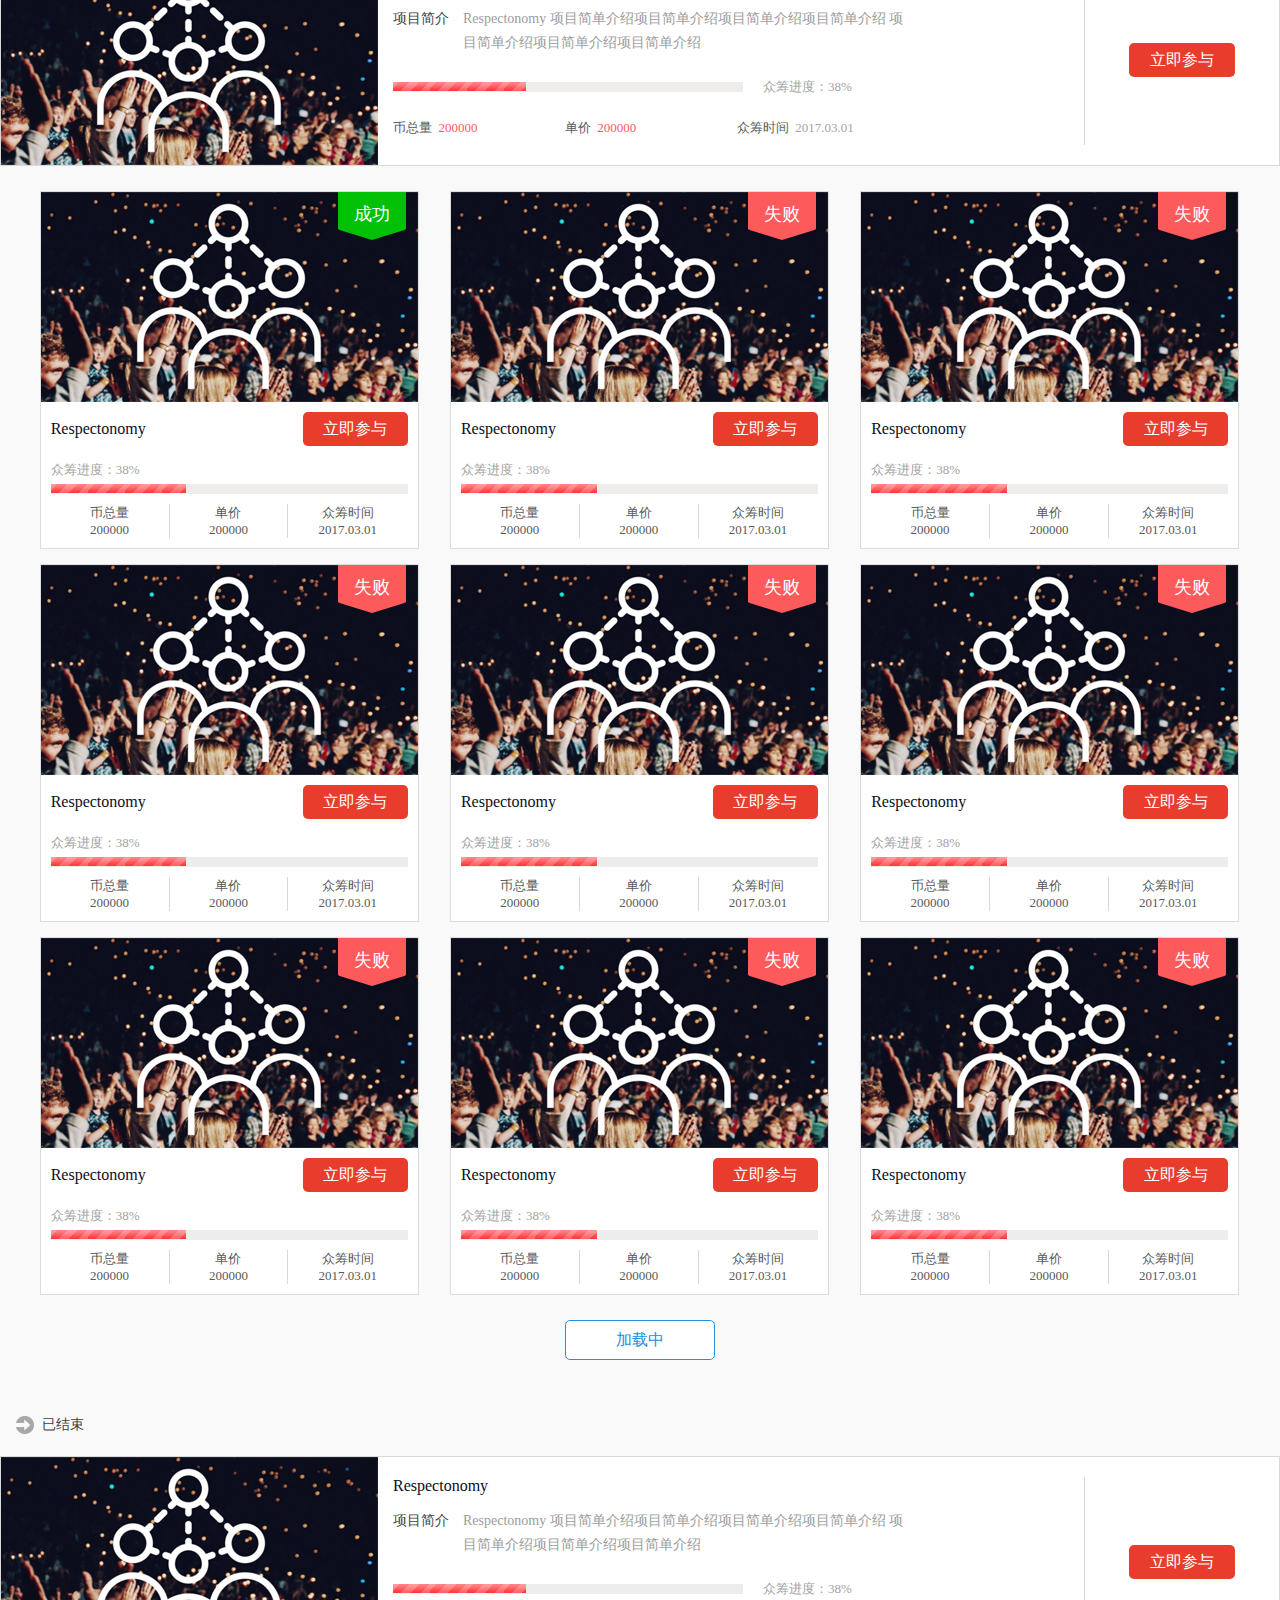
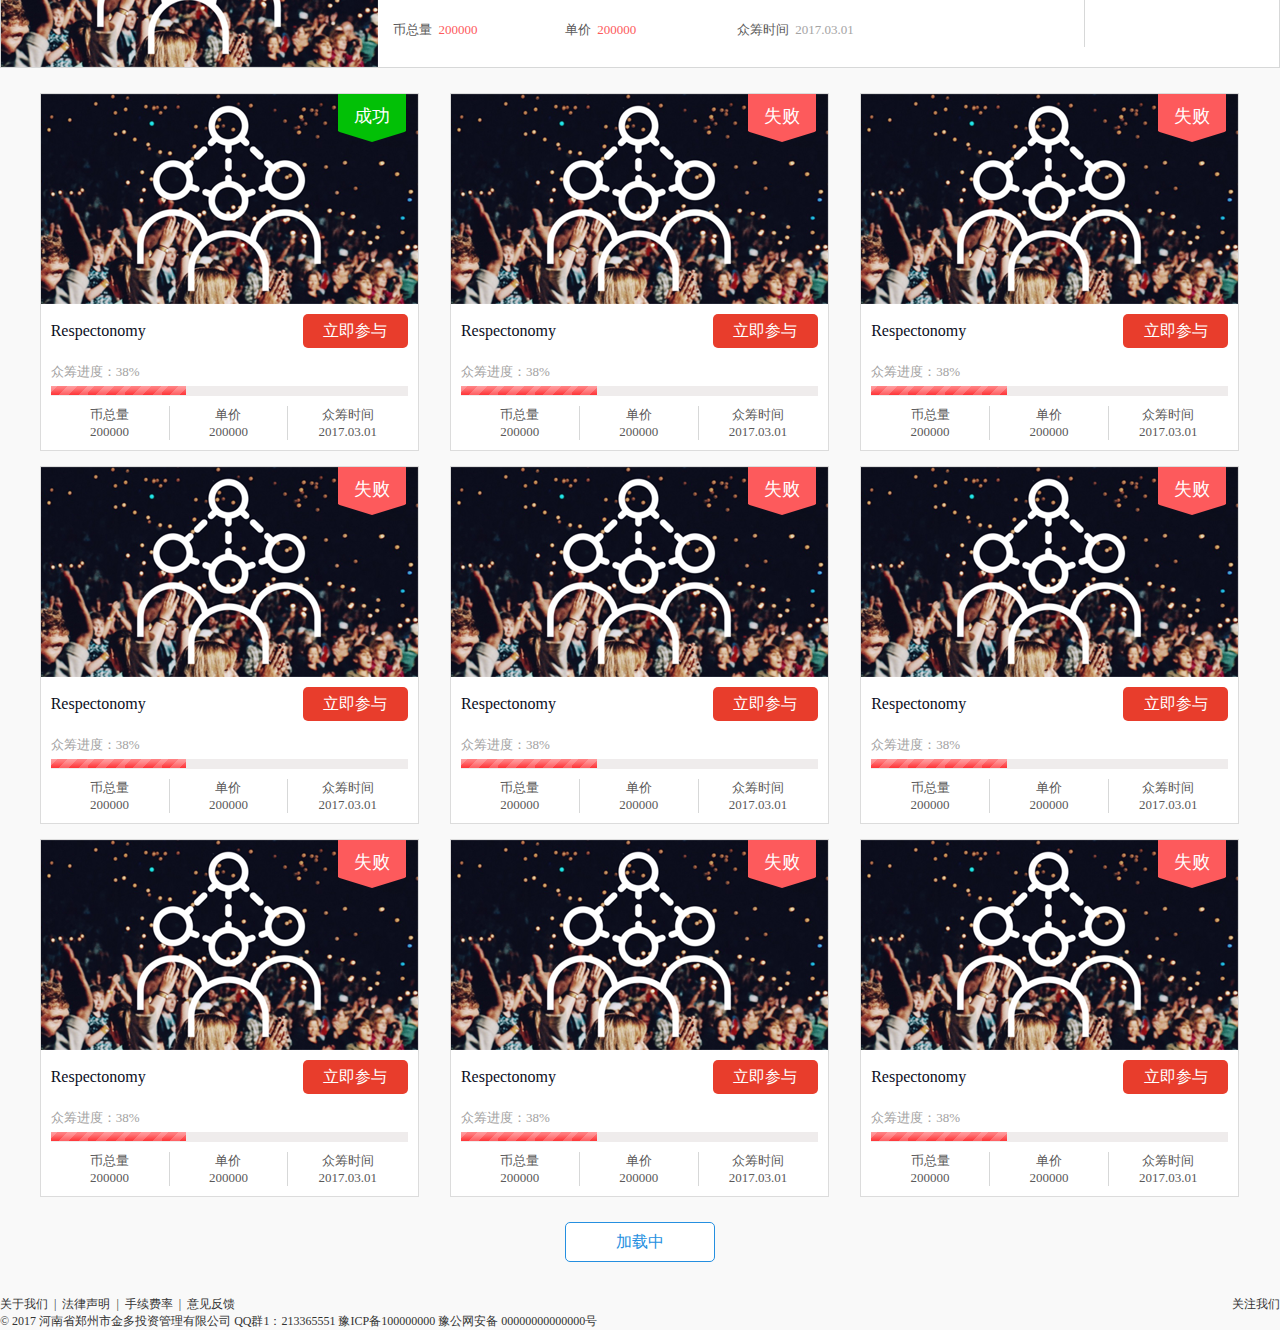
<file: ailian/zhongchou.html>
<!DOCTYPE html>
<html>
	<head>
		<meta charset="utf-8" />
		<title></title>
		<link rel="stylesheet" href="css/init.css" />
		<link rel="stylesheet" href="css/main.css" />
		<script type="text/javascript" src="js/jquery-1.7.2.js" ></script>
	</head>
	<body style="background: #f9f9f9;">
		<div class="head clearfix">
			<div class="left head_lf">
				BTC: ¥<span class="num_down">7,861</span>&nbsp;|&nbsp;ETH: ¥<span class="num_down">308.1</span>&nbsp;|&nbsp;ETC: ¥<span class="num_up">14.1</span>
			</div>
			<div class="right language clearfix">
				<span class="language_t right clearfix">
					<img src="images/language_03.png" class="left" />
					<em class="left"></em>
				</span>
				<div class="language_yin">
					<p>
						<a href="#">
							<img src="images/language_03.png" />
							<span>China</span>
						</a>
					</p>
					<p>
						<a href="#">
							<img src="images/languages3_07.png" />
							<span>English</span>
						</a>
					</p>
				</div>
			</div>
		</div>
	    <div class="menu">
	    	<div class="jz clearfix">
	    		<a href="index.html" class="left logo"></a>
	    		<div class="right menu_rt clearfix">
	    			<div class="left menu_main">
	    				<a href="index.html">首页</a>
	    				<a href="jiaoyi.html">交易中心</a>
	    				<a href="zhongchou.html" class="ahover">众筹中心 </a>
	    				<a href="caiwu.html">财务中心</a>
	    			</div>
	    			<div class="left zhuce">
	    				<span>|</span>
	    				<a href="#">登录 </a>
	    				<a href="#">注册</a>
	    			</div>
	    		</div>
	    	</div>
	    </div>
	    <div class="main">
	    	<div class="jz">
	    		<div class="zc_t clearfix">
	    			<a href="javascript:;" class="ahover">中签式众筹</a>
	    			<a href="javascript:;"> 秒杀式众筹</a>
	    		</div>
	    	</div>
	    		<div class="zc_b">
	    			<div class="zc_b_main active">
	    			  <div class="zc_b_main_tl clearfix jz">
	    			  	<a href="javascript:;" class="ahover">
	    			  		进行中                          
	    			  	</a>
	    			  	<a href="javascript:;">
	    			  		将开始 
	    			  	</a>
	    			  	<a href="javascript:;">
	    			  		 已结束
	    			  	</a>
	    			  </div>	
	    			  <div class="zc_b_main_main">
	    			  	<div class="zc_b_main_con active">
	    			  		<div class="jz">
	    			  		<div class="zc_b_main_con_t">
	    			  			<span>进行中（Ongoing）</span>
	    			  		</div>
	    			  		</div>
	    			  		<div class="toutiao clearfix jz">
	    			  			<a href="#" class="left toutiao_img">
	    			  				<img src="images/zc_11.png" />
	    			  			</a>
	    			  			<div class="left toutiao_rt clearfix">
	    			  				<div class="left toutiao_jianjie">
	    			  					<p class="toutiao_jianjie_tl">
	    			  						<a href="#">Respectonomy</a>
	    			  					</p>
	    			  					<div class="toutiao_jianjie_text clearfix">
	    			  						<span class="left">项目简介</span>
	    			  						<div class="toutiao_jianjie_text_main">
	    			  							 Respectonomy 项目简单介绍项目简单介绍项目简单介绍项目简单介绍
                  项目简单介绍项目简单介绍项目简单介绍
	    			  						</div>
	    			  					</div>
	    			  					<div class="clearfix jindu">
	    			  						<div class="left jindu_main">
	    			  							<div class="jindu_main_con" style="width: 38%;"></div>
	    			  						</div>
	    			  						<span class="left jindu_span">众筹进度：38%</span>
	    			  					</div>
	    			  					<ul class="clearfix jianjie_mess">
	    			  						<li>
	    			  							币总量&nbsp;&nbsp;<span class="color_red">200000</span>
	    			  						</li>
	    			  						<li>
	    			  							单价&nbsp;&nbsp;<span class="color_red">200000</span>
	    			  						</li>
	    			  						<li>
	    			  							众筹时间&nbsp;&nbsp;<span class="color_hui">2017.03.01</span>
	    			  						</li>
	    			  					</ul>
	    			  				</div>
	    			  			</div>
	    			  		    <div class="right toutiao_canjia">
	    			  		    	<a href="zhongchou_con.html" class="btn_red">立即参与</a>
	    			  		    </div>
	    			  		</div>
	    			  	    <ul class="clearfix zhongc_ul">
	    			  	    	<li>
	    			  	    		<div class="zhongc_ul_main">
	    			  	    			<div class="zhongc_ul_main_t">
	    			  	    				<span class="chenggong">成功</span>
	    			  	    				<img src="images/zc_11.png" />
	    			  	    			</div>
	    			  	    			<div class="zhongc_ul_main_b">
	    			  	    				<div class="clearfix zhongc_ul_one">
	    			  	    					<span class="left">Respectonomy</span>
	    			  	    					<a href="zhongchou_con.html" class="right btn_red">立即参与</a>
	    			  	    				</div>
	    			  	    				<div class="zhongc_ul_two">
	    			  	    					<span>众筹进度：38%</span>
	    			  	    					<div class="jindu_main">
	    			  	    						<div class="jindu_main_con" style="width: 38%;"></div>
	    			  	    					</div>
	    			  	    				</div>
	    			  	    				<ul class="zhongc_ul_three clearfix">
	    			  	    					<li>
	    			  	    						<span class="zhongc_ul_three_li">
	    			  	    							币总量<br />
200000
	    			  	    						</span>
	    			  	    					</li>
	    			  	    					<li>
	    			  	    						<span class="zhongc_ul_three_li">
	    			  	    							单价<br />
200000
	    			  	    						</span>
	    			  	    					</li>
	    			  	    					<li>
	    			  	    						<span class="zhongc_ul_three_li">
	    			  	    							众筹时间<br />
	    			  	    							2017.03.01
	    			  	    						</span>
	    			  	    					</li>
	    			  	    				</ul>
	    			  	    			</div>
	    			  	    		</div>
	    			  	    	</li>
	    			  	        <li>
	    			  	    		<div class="zhongc_ul_main">
	    			  	    			<div class="zhongc_ul_main_t">
	    			  	    				<span class="shibai">失败</span>
	    			  	    				<img src="images/zc_11.png" />
	    			  	    			</div>
	    			  	    			<div class="zhongc_ul_main_b">
	    			  	    				<div class="clearfix zhongc_ul_one">
	    			  	    					<span class="left">Respectonomy</span>
	    			  	    					<a href="#" class="right btn_red">立即参与</a>
	    			  	    				</div>
	    			  	    				<div class="zhongc_ul_two">
	    			  	    					<span>众筹进度：38%</span>
	    			  	    					<div class="jindu_main">
	    			  	    						<div class="jindu_main_con" style="width: 38%;"></div>
	    			  	    					</div>
	    			  	    				</div>
	    			  	    				<ul class="zhongc_ul_three clearfix">
	    			  	    					<li>
	    			  	    						<span class="zhongc_ul_three_li">
	    			  	    							币总量<br />
200000
	    			  	    						</span>
	    			  	    					</li>
	    			  	    					<li>
	    			  	    						<span class="zhongc_ul_three_li">
	    			  	    							单价<br />
200000
	    			  	    						</span>
	    			  	    					</li>
	    			  	    					<li>
	    			  	    						<span class="zhongc_ul_three_li">
	    			  	    							众筹时间<br />
	    			  	    							2017.03.01
	    			  	    						</span>
	    			  	    					</li>
	    			  	    				</ul>
	    			  	    			</div>
	    			  	    		</div>
	    			  	    	</li>
	    			  	        <li>
	    			  	    		<div class="zhongc_ul_main">
	    			  	    			<div class="zhongc_ul_main_t">
	    			  	    				<span class="shibai">失败</span>
	    			  	    				<img src="images/zc_11.png" />
	    			  	    			</div>
	    			  	    			<div class="zhongc_ul_main_b">
	    			  	    				<div class="clearfix zhongc_ul_one">
	    			  	    					<span class="left">Respectonomy</span>
	    			  	    					<a href="#" class="right btn_red">立即参与</a>
	    			  	    				</div>
	    			  	    				<div class="zhongc_ul_two">
	    			  	    					<span>众筹进度：38%</span>
	    			  	    					<div class="jindu_main">
	    			  	    						<div class="jindu_main_con" style="width: 38%;"></div>
	    			  	    					</div>
	    			  	    				</div>
	    			  	    				<ul class="zhongc_ul_three clearfix">
	    			  	    					<li>
	    			  	    						<span class="zhongc_ul_three_li">
	    			  	    							币总量<br />
200000
	    			  	    						</span>
	    			  	    					</li>
	    			  	    					<li>
	    			  	    						<span class="zhongc_ul_three_li">
	    			  	    							单价<br />
200000
	    			  	    						</span>
	    			  	    					</li>
	    			  	    					<li>
	    			  	    						<span class="zhongc_ul_three_li">
	    			  	    							众筹时间<br />
	    			  	    							2017.03.01
	    			  	    						</span>
	    			  	    					</li>
	    			  	    				</ul>
	    			  	    			</div>
	    			  	    		</div>
	    			  	    	</li>
	    			  	    	<li>
	    			  	    		<div class="zhongc_ul_main">
	    			  	    			<div class="zhongc_ul_main_t">
	    			  	    				<span class="shibai">失败</span>
	    			  	    				<img src="images/zc_11.png" />
	    			  	    			</div>
	    			  	    			<div class="zhongc_ul_main_b">
	    			  	    				<div class="clearfix zhongc_ul_one">
	    			  	    					<span class="left">Respectonomy</span>
	    			  	    					<a href="#" class="right btn_red">立即参与</a>
	    			  	    				</div>
	    			  	    				<div class="zhongc_ul_two">
	    			  	    					<span>众筹进度：38%</span>
	    			  	    					<div class="jindu_main">
	    			  	    						<div class="jindu_main_con" style="width: 38%;"></div>
	    			  	    					</div>
	    			  	    				</div>
	    			  	    				<ul class="zhongc_ul_three clearfix">
	    			  	    					<li>
	    			  	    						<span class="zhongc_ul_three_li">
	    			  	    							币总量<br />
200000
	    			  	    						</span>
	    			  	    					</li>
	    			  	    					<li>
	    			  	    						<span class="zhongc_ul_three_li">
	    			  	    							单价<br />
200000
	    			  	    						</span>
	    			  	    					</li>
	    			  	    					<li>
	    			  	    						<span class="zhongc_ul_three_li">
	    			  	    							众筹时间<br />
	    			  	    							2017.03.01
	    			  	    						</span>
	    			  	    					</li>
	    			  	    				</ul>
	    			  	    			</div>
	    			  	    		</div>
	    			  	    	</li>
	    			  	    	<li>
	    			  	    		<div class="zhongc_ul_main">
	    			  	    			<div class="zhongc_ul_main_t">
	    			  	    				<span class="shibai">失败</span>
	    			  	    				<img src="images/zc_11.png" />
	    			  	    			</div>
	    			  	    			<div class="zhongc_ul_main_b">
	    			  	    				<div class="clearfix zhongc_ul_one">
	    			  	    					<span class="left">Respectonomy</span>
	    			  	    					<a href="#" class="right btn_red">立即参与</a>
	    			  	    				</div>
	    			  	    				<div class="zhongc_ul_two">
	    			  	    					<span>众筹进度：38%</span>
	    			  	    					<div class="jindu_main">
	    			  	    						<div class="jindu_main_con" style="width: 38%;"></div>
	    			  	    					</div>
	    			  	    				</div>
	    			  	    				<ul class="zhongc_ul_three clearfix">
	    			  	    					<li>
	    			  	    						<span class="zhongc_ul_three_li">
	    			  	    							币总量<br />
200000
	    			  	    						</span>
	    			  	    					</li>
	    			  	    					<li>
	    			  	    						<span class="zhongc_ul_three_li">
	    			  	    							单价<br />
200000
	    			  	    						</span>
	    			  	    					</li>
	    			  	    					<li>
	    			  	    						<span class="zhongc_ul_three_li">
	    			  	    							众筹时间<br />
	    			  	    							2017.03.01
	    			  	    						</span>
	    			  	    					</li>
	    			  	    				</ul>
	    			  	    			</div>
	    			  	    		</div>
	    			  	    	</li>
	    			  	    	<li>
	    			  	    		<div class="zhongc_ul_main">
	    			  	    			<div class="zhongc_ul_main_t">
	    			  	    				<span class="shibai">失败</span>
	    			  	    				<img src="images/zc_11.png" />
	    			  	    			</div>
	    			  	    			<div class="zhongc_ul_main_b">
	    			  	    				<div class="clearfix zhongc_ul_one">
	    			  	    					<span class="left">Respectonomy</span>
	    			  	    					<a href="#" class="right btn_red">立即参与</a>
	    			  	    				</div>
	    			  	    				<div class="zhongc_ul_two">
	    			  	    					<span>众筹进度：38%</span>
	    			  	    					<div class="jindu_main">
	    			  	    						<div class="jindu_main_con" style="width: 38%;"></div>
	    			  	    					</div>
	    			  	    				</div>
	    			  	    				<ul class="zhongc_ul_three clearfix">
	    			  	    					<li>
	    			  	    						<span class="zhongc_ul_three_li">
	    			  	    							币总量<br />
200000
	    			  	    						</span>
	    			  	    					</li>
	    			  	    					<li>
	    			  	    						<span class="zhongc_ul_three_li">
	    			  	    							单价<br />
200000
	    			  	    						</span>
	    			  	    					</li>
	    			  	    					<li>
	    			  	    						<span class="zhongc_ul_three_li">
	    			  	    							众筹时间<br />
	    			  	    							2017.03.01
	    			  	    						</span>
	    			  	    					</li>
	    			  	    				</ul>
	    			  	    			</div>
	    			  	    		</div>
	    			  	    	</li>
	    			  	    	<li>
	    			  	    		<div class="zhongc_ul_main">
	    			  	    			<div class="zhongc_ul_main_t">
	    			  	    				<span class="shibai">失败</span>
	    			  	    				<img src="images/zc_11.png" />
	    			  	    			</div>
	    			  	    			<div class="zhongc_ul_main_b">
	    			  	    				<div class="clearfix zhongc_ul_one">
	    			  	    					<span class="left">Respectonomy</span>
	    			  	    					<a href="#" class="right btn_red">立即参与</a>
	    			  	    				</div>
	    			  	    				<div class="zhongc_ul_two">
	    			  	    					<span>众筹进度：38%</span>
	    			  	    					<div class="jindu_main">
	    			  	    						<div class="jindu_main_con" style="width: 38%;"></div>
	    			  	    					</div>
	    			  	    				</div>
	    			  	    				<ul class="zhongc_ul_three clearfix">
	    			  	    					<li>
	    			  	    						<span class="zhongc_ul_three_li">
	    			  	    							币总量<br />
200000
	    			  	    						</span>
	    			  	    					</li>
	    			  	    					<li>
	    			  	    						<span class="zhongc_ul_three_li">
	    			  	    							单价<br />
200000
	    			  	    						</span>
	    			  	    					</li>
	    			  	    					<li>
	    			  	    						<span class="zhongc_ul_three_li">
	    			  	    							众筹时间<br />
	    			  	    							2017.03.01
	    			  	    						</span>
	    			  	    					</li>
	    			  	    				</ul>
	    			  	    			</div>
	    			  	    		</div>
	    			  	    	</li>
	    			  	    	<li>
	    			  	    		<div class="zhongc_ul_main">
	    			  	    			<div class="zhongc_ul_main_t">
	    			  	    				<span class="shibai">失败</span>
	    			  	    				<img src="images/zc_11.png" />
	    			  	    			</div>
	    			  	    			<div class="zhongc_ul_main_b">
	    			  	    				<div class="clearfix zhongc_ul_one">
	    			  	    					<span class="left">Respectonomy</span>
	    			  	    					<a href="#" class="right btn_red">立即参与</a>
	    			  	    				</div>
	    			  	    				<div class="zhongc_ul_two">
	    			  	    					<span>众筹进度：38%</span>
	    			  	    					<div class="jindu_main">
	    			  	    						<div class="jindu_main_con" style="width: 38%;"></div>
	    			  	    					</div>
	    			  	    				</div>
	    			  	    				<ul class="zhongc_ul_three clearfix">
	    			  	    					<li>
	    			  	    						<span class="zhongc_ul_three_li">
	    			  	    							币总量<br />
200000
	    			  	    						</span>
	    			  	    					</li>
	    			  	    					<li>
	    			  	    						<span class="zhongc_ul_three_li">
	    			  	    							单价<br />
200000
	    			  	    						</span>
	    			  	    					</li>
	    			  	    					<li>
	    			  	    						<span class="zhongc_ul_three_li">
	    			  	    							众筹时间<br />
	    			  	    							2017.03.01
	    			  	    						</span>
	    			  	    					</li>
	    			  	    				</ul>
	    			  	    			</div>
	    			  	    		</div>
	    			  	    	</li>
	    			  	    	<li>
	    			  	    		<div class="zhongc_ul_main">
	    			  	    			<div class="zhongc_ul_main_t">
	    			  	    				<span class="shibai">失败</span>
	    			  	    				<img src="images/zc_11.png" />
	    			  	    			</div>
	    			  	    			<div class="zhongc_ul_main_b">
	    			  	    				<div class="clearfix zhongc_ul_one">
	    			  	    					<span class="left">Respectonomy</span>
	    			  	    					<a href="#" class="right btn_red">立即参与</a>
	    			  	    				</div>
	    			  	    				<div class="zhongc_ul_two">
	    			  	    					<span>众筹进度：38%</span>
	    			  	    					<div class="jindu_main">
	    			  	    						<div class="jindu_main_con" style="width: 38%;"></div>
	    			  	    					</div>
	    			  	    				</div>
	    			  	    				<ul class="zhongc_ul_three clearfix">
	    			  	    					<li>
	    			  	    						<span class="zhongc_ul_three_li">
	    			  	    							币总量<br />
200000
	    			  	    						</span>
	    			  	    					</li>
	    			  	    					<li>
	    			  	    						<span class="zhongc_ul_three_li">
	    			  	    							单价<br />
200000
	    			  	    						</span>
	    			  	    					</li>
	    			  	    					<li>
	    			  	    						<span class="zhongc_ul_three_li">
	    			  	    							众筹时间<br />
	    			  	    							2017.03.01
	    			  	    						</span>
	    			  	    					</li>
	    			  	    				</ul>
	    			  	    			</div>
	    			  	    		</div>
	    			  	    	</li>
	    			  	    	
	    			  	    </ul>
	    			  	     <div class="jiazaig">
	    			  	     	<a href="#">加载中</a>
	    			  	     </div>
	    			  	</div>
	    			    <div class="zc_b_main_con">
	    			  		<div class="jz">
	    			  		<div class="zc_b_main_con_t">
	    			  			<span>将开始</span>
	    			  		</div>
	    			  		</div>
	    			  		<div class="toutiao clearfix jz">
	    			  			<a href="#" class="left toutiao_img">
	    			  				<img src="images/zc_11.png" />
	    			  			</a>
	    			  			<div class="left toutiao_rt clearfix">
	    			  				<div class="left toutiao_jianjie">
	    			  					<p class="toutiao_jianjie_tl">
	    			  						<a href="#">Respectonomy</a>
	    			  					</p>
	    			  					<div class="toutiao_jianjie_text clearfix">
	    			  						<span class="left">项目简介</span>
	    			  						<div class="toutiao_jianjie_text_main">
	    			  							 Respectonomy 项目简单介绍项目简单介绍项目简单介绍项目简单介绍
                  项目简单介绍项目简单介绍项目简单介绍
	    			  						</div>
	    			  					</div>
	    			  					<div class="clearfix jindu">
	    			  						<div class="left jindu_main">
	    			  							<div class="jindu_main_con" style="width: 38%;"></div>
	    			  						</div>
	    			  						<span class="left jindu_span">众筹进度：38%</span>
	    			  					</div>
	    			  					<ul class="clearfix jianjie_mess">
	    			  						<li>
	    			  							币总量&nbsp;&nbsp;<span class="color_red">200000</span>
	    			  						</li>
	    			  						<li>
	    			  							单价&nbsp;&nbsp;<span class="color_red">200000</span>
	    			  						</li>
	    			  						<li>
	    			  							众筹时间&nbsp;&nbsp;<span class="color_hui">2017.03.01</span>
	    			  						</li>
	    			  					</ul>
	    			  				</div>
	    			  			</div>
	    			  		    <div class="right toutiao_canjia">
	    			  		    	<a href="#" class="btn_red">立即参与</a>
	    			  		    </div>
	    			  		</div>
	    			  	    <ul class="clearfix zhongc_ul">
	    			  	    	<li>
	    			  	    		<div class="zhongc_ul_main">
	    			  	    			<div class="zhongc_ul_main_t">
	    			  	    				<span class="chenggong">成功</span>
	    			  	    				<img src="images/zc_11.png" />
	    			  	    			</div>
	    			  	    			<div class="zhongc_ul_main_b">
	    			  	    				<div class="clearfix zhongc_ul_one">
	    			  	    					<span class="left">Respectonomy</span>
	    			  	    					<a href="#" class="right btn_red">立即参与</a>
	    			  	    				</div>
	    			  	    				<div class="zhongc_ul_two">
	    			  	    					<span>众筹进度：38%</span>
	    			  	    					<div class="jindu_main">
	    			  	    						<div class="jindu_main_con" style="width: 38%;"></div>
	    			  	    					</div>
	    			  	    				</div>
	    			  	    				<ul class="zhongc_ul_three clearfix">
	    			  	    					<li>
	    			  	    						<span class="zhongc_ul_three_li">
	    			  	    							币总量<br />
200000
	    			  	    						</span>
	    			  	    					</li>
	    			  	    					<li>
	    			  	    						<span class="zhongc_ul_three_li">
	    			  	    							单价<br />
200000
	    			  	    						</span>
	    			  	    					</li>
	    			  	    					<li>
	    			  	    						<span class="zhongc_ul_three_li">
	    			  	    							众筹时间<br />
	    			  	    							2017.03.01
	    			  	    						</span>
	    			  	    					</li>
	    			  	    				</ul>
	    			  	    			</div>
	    			  	    		</div>
	    			  	    	</li>
	    			  	        <li>
	    			  	    		<div class="zhongc_ul_main">
	    			  	    			<div class="zhongc_ul_main_t">
	    			  	    				<span class="shibai">失败</span>
	    			  	    				<img src="images/zc_11.png" />
	    			  	    			</div>
	    			  	    			<div class="zhongc_ul_main_b">
	    			  	    				<div class="clearfix zhongc_ul_one">
	    			  	    					<span class="left">Respectonomy</span>
	    			  	    					<a href="#" class="right btn_red">立即参与</a>
	    			  	    				</div>
	    			  	    				<div class="zhongc_ul_two">
	    			  	    					<span>众筹进度：38%</span>
	    			  	    					<div class="jindu_main">
	    			  	    						<div class="jindu_main_con" style="width: 38%;"></div>
	    			  	    					</div>
	    			  	    				</div>
	    			  	    				<ul class="zhongc_ul_three clearfix">
	    			  	    					<li>
	    			  	    						<span class="zhongc_ul_three_li">
	    			  	    							币总量<br />
200000
	    			  	    						</span>
	    			  	    					</li>
	    			  	    					<li>
	    			  	    						<span class="zhongc_ul_three_li">
	    			  	    							单价<br />
200000
	    			  	    						</span>
	    			  	    					</li>
	    			  	    					<li>
	    			  	    						<span class="zhongc_ul_three_li">
	    			  	    							众筹时间<br />
	    			  	    							2017.03.01
	    			  	    						</span>
	    			  	    					</li>
	    			  	    				</ul>
	    			  	    			</div>
	    			  	    		</div>
	    			  	    	</li>
	    			  	        <li>
	    			  	    		<div class="zhongc_ul_main">
	    			  	    			<div class="zhongc_ul_main_t">
	    			  	    				<span class="shibai">失败</span>
	    			  	    				<img src="images/zc_11.png" />
	    			  	    			</div>
	    			  	    			<div class="zhongc_ul_main_b">
	    			  	    				<div class="clearfix zhongc_ul_one">
	    			  	    					<span class="left">Respectonomy</span>
	    			  	    					<a href="#" class="right btn_red">立即参与</a>
	    			  	    				</div>
	    			  	    				<div class="zhongc_ul_two">
	    			  	    					<span>众筹进度：38%</span>
	    			  	    					<div class="jindu_main">
	    			  	    						<div class="jindu_main_con" style="width: 38%;"></div>
	    			  	    					</div>
	    			  	    				</div>
	    			  	    				<ul class="zhongc_ul_three clearfix">
	    			  	    					<li>
	    			  	    						<span class="zhongc_ul_three_li">
	    			  	    							币总量<br />
200000
	    			  	    						</span>
	    			  	    					</li>
	    			  	    					<li>
	    			  	    						<span class="zhongc_ul_three_li">
	    			  	    							单价<br />
200000
	    			  	    						</span>
	    			  	    					</li>
	    			  	    					<li>
	    			  	    						<span class="zhongc_ul_three_li">
	    			  	    							众筹时间<br />
	    			  	    							2017.03.01
	    			  	    						</span>
	    			  	    					</li>
	    			  	    				</ul>
	    			  	    			</div>
	    			  	    		</div>
	    			  	    	</li>
	    			  	    	<li>
	    			  	    		<div class="zhongc_ul_main">
	    			  	    			<div class="zhongc_ul_main_t">
	    			  	    				<span class="shibai">失败</span>
	    			  	    				<img src="images/zc_11.png" />
	    			  	    			</div>
	    			  	    			<div class="zhongc_ul_main_b">
	    			  	    				<div class="clearfix zhongc_ul_one">
	    			  	    					<span class="left">Respectonomy</span>
	    			  	    					<a href="#" class="right btn_red">立即参与</a>
	    			  	    				</div>
	    			  	    				<div class="zhongc_ul_two">
	    			  	    					<span>众筹进度：38%</span>
	    			  	    					<div class="jindu_main">
	    			  	    						<div class="jindu_main_con" style="width: 38%;"></div>
	    			  	    					</div>
	    			  	    				</div>
	    			  	    				<ul class="zhongc_ul_three clearfix">
	    			  	    					<li>
	    			  	    						<span class="zhongc_ul_three_li">
	    			  	    							币总量<br />
200000
	    			  	    						</span>
	    			  	    					</li>
	    			  	    					<li>
	    			  	    						<span class="zhongc_ul_three_li">
	    			  	    							单价<br />
200000
	    			  	    						</span>
	    			  	    					</li>
	    			  	    					<li>
	    			  	    						<span class="zhongc_ul_three_li">
	    			  	    							众筹时间<br />
	    			  	    							2017.03.01
	    			  	    						</span>
	    			  	    					</li>
	    			  	    				</ul>
	    			  	    			</div>
	    			  	    		</div>
	    			  	    	</li>
	    			  	    	<li>
	    			  	    		<div class="zhongc_ul_main">
	    			  	    			<div class="zhongc_ul_main_t">
	    			  	    				<span class="shibai">失败</span>
	    			  	    				<img src="images/zc_11.png" />
	    			  	    			</div>
	    			  	    			<div class="zhongc_ul_main_b">
	    			  	    				<div class="clearfix zhongc_ul_one">
	    			  	    					<span class="left">Respectonomy</span>
	    			  	    					<a href="#" class="right btn_red">立即参与</a>
	    			  	    				</div>
	    			  	    				<div class="zhongc_ul_two">
	    			  	    					<span>众筹进度：38%</span>
	    			  	    					<div class="jindu_main">
	    			  	    						<div class="jindu_main_con" style="width: 38%;"></div>
	    			  	    					</div>
	    			  	    				</div>
	    			  	    				<ul class="zhongc_ul_three clearfix">
	    			  	    					<li>
	    			  	    						<span class="zhongc_ul_three_li">
	    			  	    							币总量<br />
200000
	    			  	    						</span>
	    			  	    					</li>
	    			  	    					<li>
	    			  	    						<span class="zhongc_ul_three_li">
	    			  	    							单价<br />
200000
	    			  	    						</span>
	    			  	    					</li>
	    			  	    					<li>
	    			  	    						<span class="zhongc_ul_three_li">
	    			  	    							众筹时间<br />
	    			  	    							2017.03.01
	    			  	    						</span>
	    			  	    					</li>
	    			  	    				</ul>
	    			  	    			</div>
	    			  	    		</div>
	    			  	    	</li>
	    			  	    	<li>
	    			  	    		<div class="zhongc_ul_main">
	    			  	    			<div class="zhongc_ul_main_t">
	    			  	    				<span class="shibai">失败</span>
	    			  	    				<img src="images/zc_11.png" />
	    			  	    			</div>
	    			  	    			<div class="zhongc_ul_main_b">
	    			  	    				<div class="clearfix zhongc_ul_one">
	    			  	    					<span class="left">Respectonomy</span>
	    			  	    					<a href="#" class="right btn_red">立即参与</a>
	    			  	    				</div>
	    			  	    				<div class="zhongc_ul_two">
	    			  	    					<span>众筹进度：38%</span>
	    			  	    					<div class="jindu_main">
	    			  	    						<div class="jindu_main_con" style="width: 38%;"></div>
	    			  	    					</div>
	    			  	    				</div>
	    			  	    				<ul class="zhongc_ul_three clearfix">
	    			  	    					<li>
	    			  	    						<span class="zhongc_ul_three_li">
	    			  	    							币总量<br />
200000
	    			  	    						</span>
	    			  	    					</li>
	    			  	    					<li>
	    			  	    						<span class="zhongc_ul_three_li">
	    			  	    							单价<br />
200000
	    			  	    						</span>
	    			  	    					</li>
	    			  	    					<li>
	    			  	    						<span class="zhongc_ul_three_li">
	    			  	    							众筹时间<br />
	    			  	    							2017.03.01
	    			  	    						</span>
	    			  	    					</li>
	    			  	    				</ul>
	    			  	    			</div>
	    			  	    		</div>
	    			  	    	</li>
	    			  	    	<li>
	    			  	    		<div class="zhongc_ul_main">
	    			  	    			<div class="zhongc_ul_main_t">
	    			  	    				<span class="shibai">失败</span>
	    			  	    				<img src="images/zc_11.png" />
	    			  	    			</div>
	    			  	    			<div class="zhongc_ul_main_b">
	    			  	    				<div class="clearfix zhongc_ul_one">
	    			  	    					<span class="left">Respectonomy</span>
	    			  	    					<a href="#" class="right btn_red">立即参与</a>
	    			  	    				</div>
	    			  	    				<div class="zhongc_ul_two">
	    			  	    					<span>众筹进度：38%</span>
	    			  	    					<div class="jindu_main">
	    			  	    						<div class="jindu_main_con" style="width: 38%;"></div>
	    			  	    					</div>
	    			  	    				</div>
	    			  	    				<ul class="zhongc_ul_three clearfix">
	    			  	    					<li>
	    			  	    						<span class="zhongc_ul_three_li">
	    			  	    							币总量<br />
200000
	    			  	    						</span>
	    			  	    					</li>
	    			  	    					<li>
	    			  	    						<span class="zhongc_ul_three_li">
	    			  	    							单价<br />
200000
	    			  	    						</span>
	    			  	    					</li>
	    			  	    					<li>
	    			  	    						<span class="zhongc_ul_three_li">
	    			  	    							众筹时间<br />
	    			  	    							2017.03.01
	    			  	    						</span>
	    			  	    					</li>
	    			  	    				</ul>
	    			  	    			</div>
	    			  	    		</div>
	    			  	    	</li>
	    			  	    	<li>
	    			  	    		<div class="zhongc_ul_main">
	    			  	    			<div class="zhongc_ul_main_t">
	    			  	    				<span class="shibai">失败</span>
	    			  	    				<img src="images/zc_11.png" />
	    			  	    			</div>
	    			  	    			<div class="zhongc_ul_main_b">
	    			  	    				<div class="clearfix zhongc_ul_one">
	    			  	    					<span class="left">Respectonomy</span>
	    			  	    					<a href="#" class="right btn_red">立即参与</a>
	    			  	    				</div>
	    			  	    				<div class="zhongc_ul_two">
	    			  	    					<span>众筹进度：38%</span>
	    			  	    					<div class="jindu_main">
	    			  	    						<div class="jindu_main_con" style="width: 38%;"></div>
	    			  	    					</div>
	    			  	    				</div>
	    			  	    				<ul class="zhongc_ul_three clearfix">
	    			  	    					<li>
	    			  	    						<span class="zhongc_ul_three_li">
	    			  	    							币总量<br />
200000
	    			  	    						</span>
	    			  	    					</li>
	    			  	    					<li>
	    			  	    						<span class="zhongc_ul_three_li">
	    			  	    							单价<br />
200000
	    			  	    						</span>
	    			  	    					</li>
	    			  	    					<li>
	    			  	    						<span class="zhongc_ul_three_li">
	    			  	    							众筹时间<br />
	    			  	    							2017.03.01
	    			  	    						</span>
	    			  	    					</li>
	    			  	    				</ul>
	    			  	    			</div>
	    			  	    		</div>
	    			  	    	</li>
	    			  	    	<li>
	    			  	    		<div class="zhongc_ul_main">
	    			  	    			<div class="zhongc_ul_main_t">
	    			  	    				<span class="shibai">失败</span>
	    			  	    				<img src="images/zc_11.png" />
	    			  	    			</div>
	    			  	    			<div class="zhongc_ul_main_b">
	    			  	    				<div class="clearfix zhongc_ul_one">
	    			  	    					<span class="left">Respectonomy</span>
	    			  	    					<a href="#" class="right btn_red">立即参与</a>
	    			  	    				</div>
	    			  	    				<div class="zhongc_ul_two">
	    			  	    					<span>众筹进度：38%</span>
	    			  	    					<div class="jindu_main">
	    			  	    						<div class="jindu_main_con" style="width: 38%;"></div>
	    			  	    					</div>
	    			  	    				</div>
	    			  	    				<ul class="zhongc_ul_three clearfix">
	    			  	    					<li>
	    			  	    						<span class="zhongc_ul_three_li">
	    			  	    							币总量<br />
200000
	    			  	    						</span>
	    			  	    					</li>
	    			  	    					<li>
	    			  	    						<span class="zhongc_ul_three_li">
	    			  	    							单价<br />
200000
	    			  	    						</span>
	    			  	    					</li>
	    			  	    					<li>
	    			  	    						<span class="zhongc_ul_three_li">
	    			  	    							众筹时间<br />
	    			  	    							2017.03.01
	    			  	    						</span>
	    			  	    					</li>
	    			  	    				</ul>
	    			  	    			</div>
	    			  	    		</div>
	    			  	    	</li>
	    			  	    	
	    			  	    </ul>
	    			  	     <div class="jiazaig">
	    			  	     	<a href="#">加载中</a>
	    			  	     </div>
	    			  	</div>
	    			    <div class="zc_b_main_con">
	    			  		<div class="jz">
	    			  		<div class="zc_b_main_con_t">
	    			  			<span>已结束</span>
	    			  		</div>
	    			  		</div>
	    			  		<div class="toutiao clearfix jz">
	    			  			<a href="#" class="left toutiao_img">
	    			  				<img src="images/zc_11.png" />
	    			  			</a>
	    			  			<div class="left toutiao_rt clearfix">
	    			  				<div class="left toutiao_jianjie">
	    			  					<p class="toutiao_jianjie_tl">
	    			  						<a href="#">Respectonomy</a>
	    			  					</p>
	    			  					<div class="toutiao_jianjie_text clearfix">
	    			  						<span class="left">项目简介</span>
	    			  						<div class="toutiao_jianjie_text_main">
	    			  							 Respectonomy 项目简单介绍项目简单介绍项目简单介绍项目简单介绍
                  项目简单介绍项目简单介绍项目简单介绍
	    			  						</div>
	    			  					</div>
	    			  					<div class="clearfix jindu">
	    			  						<div class="left jindu_main">
	    			  							<div class="jindu_main_con" style="width: 38%;"></div>
	    			  						</div>
	    			  						<span class="left jindu_span">众筹进度：38%</span>
	    			  					</div>
	    			  					<ul class="clearfix jianjie_mess">
	    			  						<li>
	    			  							币总量&nbsp;&nbsp;<span class="color_red">200000</span>
	    			  						</li>
	    			  						<li>
	    			  							单价&nbsp;&nbsp;<span class="color_red">200000</span>
	    			  						</li>
	    			  						<li>
	    			  							众筹时间&nbsp;&nbsp;<span class="color_hui">2017.03.01</span>
	    			  						</li>
	    			  					</ul>
	    			  				</div>
	    			  			</div>
	    			  		    <div class="right toutiao_canjia">
	    			  		    	<a href="#" class="btn_red">立即参与</a>
	    			  		    </div>
	    			  		</div>
	    			  	    <ul class="clearfix zhongc_ul">
	    			  	    	<li>
	    			  	    		<div class="zhongc_ul_main">
	    			  	    			<div class="zhongc_ul_main_t">
	    			  	    				<span class="chenggong">成功</span>
	    			  	    				<img src="images/zc_11.png" />
	    			  	    			</div>
	    			  	    			<div class="zhongc_ul_main_b">
	    			  	    				<div class="clearfix zhongc_ul_one">
	    			  	    					<span class="left">Respectonomy</span>
	    			  	    					<a href="#" class="right btn_red">立即参与</a>
	    			  	    				</div>
	    			  	    				<div class="zhongc_ul_two">
	    			  	    					<span>众筹进度：38%</span>
	    			  	    					<div class="jindu_main">
	    			  	    						<div class="jindu_main_con" style="width: 38%;"></div>
	    			  	    					</div>
	    			  	    				</div>
	    			  	    				<ul class="zhongc_ul_three clearfix">
	    			  	    					<li>
	    			  	    						<span class="zhongc_ul_three_li">
	    			  	    							币总量<br />
200000
	    			  	    						</span>
	    			  	    					</li>
	    			  	    					<li>
	    			  	    						<span class="zhongc_ul_three_li">
	    			  	    							单价<br />
200000
	    			  	    						</span>
	    			  	    					</li>
	    			  	    					<li>
	    			  	    						<span class="zhongc_ul_three_li">
	    			  	    							众筹时间<br />
	    			  	    							2017.03.01
	    			  	    						</span>
	    			  	    					</li>
	    			  	    				</ul>
	    			  	    			</div>
	    			  	    		</div>
	    			  	    	</li>
	    			  	        <li>
	    			  	    		<div class="zhongc_ul_main">
	    			  	    			<div class="zhongc_ul_main_t">
	    			  	    				<span class="shibai">失败</span>
	    			  	    				<img src="images/zc_11.png" />
	    			  	    			</div>
	    			  	    			<div class="zhongc_ul_main_b">
	    			  	    				<div class="clearfix zhongc_ul_one">
	    			  	    					<span class="left">Respectonomy</span>
	    			  	    					<a href="#" class="right btn_red">立即参与</a>
	    			  	    				</div>
	    			  	    				<div class="zhongc_ul_two">
	    			  	    					<span>众筹进度：38%</span>
	    			  	    					<div class="jindu_main">
	    			  	    						<div class="jindu_main_con" style="width: 38%;"></div>
	    			  	    					</div>
	    			  	    				</div>
	    			  	    				<ul class="zhongc_ul_three clearfix">
	    			  	    					<li>
	    			  	    						<span class="zhongc_ul_three_li">
	    			  	    							币总量<br />
200000
	    			  	    						</span>
	    			  	    					</li>
	    			  	    					<li>
	    			  	    						<span class="zhongc_ul_three_li">
	    			  	    							单价<br />
200000
	    			  	    						</span>
	    			  	    					</li>
	    			  	    					<li>
	    			  	    						<span class="zhongc_ul_three_li">
	    			  	    							众筹时间<br />
	    			  	    							2017.03.01
	    			  	    						</span>
	    			  	    					</li>
	    			  	    				</ul>
	    			  	    			</div>
	    			  	    		</div>
	    			  	    	</li>
	    			  	        <li>
	    			  	    		<div class="zhongc_ul_main">
	    			  	    			<div class="zhongc_ul_main_t">
	    			  	    				<span class="shibai">失败</span>
	    			  	    				<img src="images/zc_11.png" />
	    			  	    			</div>
	    			  	    			<div class="zhongc_ul_main_b">
	    			  	    				<div class="clearfix zhongc_ul_one">
	    			  	    					<span class="left">Respectonomy</span>
	    			  	    					<a href="#" class="right btn_red">立即参与</a>
	    			  	    				</div>
	    			  	    				<div class="zhongc_ul_two">
	    			  	    					<span>众筹进度：38%</span>
	    			  	    					<div class="jindu_main">
	    			  	    						<div class="jindu_main_con" style="width: 38%;"></div>
	    			  	    					</div>
	    			  	    				</div>
	    			  	    				<ul class="zhongc_ul_three clearfix">
	    			  	    					<li>
	    			  	    						<span class="zhongc_ul_three_li">
	    			  	    							币总量<br />
200000
	    			  	    						</span>
	    			  	    					</li>
	    			  	    					<li>
	    			  	    						<span class="zhongc_ul_three_li">
	    			  	    							单价<br />
200000
	    			  	    						</span>
	    			  	    					</li>
	    			  	    					<li>
	    			  	    						<span class="zhongc_ul_three_li">
	    			  	    							众筹时间<br />
	    			  	    							2017.03.01
	    			  	    						</span>
	    			  	    					</li>
	    			  	    				</ul>
	    			  	    			</div>
	    			  	    		</div>
	    			  	    	</li>
	    			  	    	<li>
	    			  	    		<div class="zhongc_ul_main">
	    			  	    			<div class="zhongc_ul_main_t">
	    			  	    				<span class="shibai">失败</span>
	    			  	    				<img src="images/zc_11.png" />
	    			  	    			</div>
	    			  	    			<div class="zhongc_ul_main_b">
	    			  	    				<div class="clearfix zhongc_ul_one">
	    			  	    					<span class="left">Respectonomy</span>
	    			  	    					<a href="#" class="right btn_red">立即参与</a>
	    			  	    				</div>
	    			  	    				<div class="zhongc_ul_two">
	    			  	    					<span>众筹进度：38%</span>
	    			  	    					<div class="jindu_main">
	    			  	    						<div class="jindu_main_con" style="width: 38%;"></div>
	    			  	    					</div>
	    			  	    				</div>
	    			  	    				<ul class="zhongc_ul_three clearfix">
	    			  	    					<li>
	    			  	    						<span class="zhongc_ul_three_li">
	    			  	    							币总量<br />
200000
	    			  	    						</span>
	    			  	    					</li>
	    			  	    					<li>
	    			  	    						<span class="zhongc_ul_three_li">
	    			  	    							单价<br />
200000
	    			  	    						</span>
	    			  	    					</li>
	    			  	    					<li>
	    			  	    						<span class="zhongc_ul_three_li">
	    			  	    							众筹时间<br />
	    			  	    							2017.03.01
	    			  	    						</span>
	    			  	    					</li>
	    			  	    				</ul>
	    			  	    			</div>
	    			  	    		</div>
	    			  	    	</li>
	    			  	    	<li>
	    			  	    		<div class="zhongc_ul_main">
	    			  	    			<div class="zhongc_ul_main_t">
	    			  	    				<span class="shibai">失败</span>
	    			  	    				<img src="images/zc_11.png" />
	    			  	    			</div>
	    			  	    			<div class="zhongc_ul_main_b">
	    			  	    				<div class="clearfix zhongc_ul_one">
	    			  	    					<span class="left">Respectonomy</span>
	    			  	    					<a href="#" class="right btn_red">立即参与</a>
	    			  	    				</div>
	    			  	    				<div class="zhongc_ul_two">
	    			  	    					<span>众筹进度：38%</span>
	    			  	    					<div class="jindu_main">
	    			  	    						<div class="jindu_main_con" style="width: 38%;"></div>
	    			  	    					</div>
	    			  	    				</div>
	    			  	    				<ul class="zhongc_ul_three clearfix">
	    			  	    					<li>
	    			  	    						<span class="zhongc_ul_three_li">
	    			  	    							币总量<br />
200000
	    			  	    						</span>
	    			  	    					</li>
	    			  	    					<li>
	    			  	    						<span class="zhongc_ul_three_li">
	    			  	    							单价<br />
200000
	    			  	    						</span>
	    			  	    					</li>
	    			  	    					<li>
	    			  	    						<span class="zhongc_ul_three_li">
	    			  	    							众筹时间<br />
	    			  	    							2017.03.01
	    			  	    						</span>
	    			  	    					</li>
	    			  	    				</ul>
	    			  	    			</div>
	    			  	    		</div>
	    			  	    	</li>
	    			  	    	<li>
	    			  	    		<div class="zhongc_ul_main">
	    			  	    			<div class="zhongc_ul_main_t">
	    			  	    				<span class="shibai">失败</span>
	    			  	    				<img src="images/zc_11.png" />
	    			  	    			</div>
	    			  	    			<div class="zhongc_ul_main_b">
	    			  	    				<div class="clearfix zhongc_ul_one">
	    			  	    					<span class="left">Respectonomy</span>
	    			  	    					<a href="#" class="right btn_red">立即参与</a>
	    			  	    				</div>
	    			  	    				<div class="zhongc_ul_two">
	    			  	    					<span>众筹进度：38%</span>
	    			  	    					<div class="jindu_main">
	    			  	    						<div class="jindu_main_con" style="width: 38%;"></div>
	    			  	    					</div>
	    			  	    				</div>
	    			  	    				<ul class="zhongc_ul_three clearfix">
	    			  	    					<li>
	    			  	    						<span class="zhongc_ul_three_li">
	    			  	    							币总量<br />
200000
	    			  	    						</span>
	    			  	    					</li>
	    			  	    					<li>
	    			  	    						<span class="zhongc_ul_three_li">
	    			  	    							单价<br />
200000
	    			  	    						</span>
	    			  	    					</li>
	    			  	    					<li>
	    			  	    						<span class="zhongc_ul_three_li">
	    			  	    							众筹时间<br />
	    			  	    							2017.03.01
	    			  	    						</span>
	    			  	    					</li>
	    			  	    				</ul>
	    			  	    			</div>
	    			  	    		</div>
	    			  	    	</li>
	    			  	    	<li>
	    			  	    		<div class="zhongc_ul_main">
	    			  	    			<div class="zhongc_ul_main_t">
	    			  	    				<span class="shibai">失败</span>
	    			  	    				<img src="images/zc_11.png" />
	    			  	    			</div>
	    			  	    			<div class="zhongc_ul_main_b">
	    			  	    				<div class="clearfix zhongc_ul_one">
	    			  	    					<span class="left">Respectonomy</span>
	    			  	    					<a href="#" class="right btn_red">立即参与</a>
	    			  	    				</div>
	    			  	    				<div class="zhongc_ul_two">
	    			  	    					<span>众筹进度：38%</span>
	    			  	    					<div class="jindu_main">
	    			  	    						<div class="jindu_main_con" style="width: 38%;"></div>
	    			  	    					</div>
	    			  	    				</div>
	    			  	    				<ul class="zhongc_ul_three clearfix">
	    			  	    					<li>
	    			  	    						<span class="zhongc_ul_three_li">
	    			  	    							币总量<br />
200000
	    			  	    						</span>
	    			  	    					</li>
	    			  	    					<li>
	    			  	    						<span class="zhongc_ul_three_li">
	    			  	    							单价<br />
200000
	    			  	    						</span>
	    			  	    					</li>
	    			  	    					<li>
	    			  	    						<span class="zhongc_ul_three_li">
	    			  	    							众筹时间<br />
	    			  	    							2017.03.01
	    			  	    						</span>
	    			  	    					</li>
	    			  	    				</ul>
	    			  	    			</div>
	    			  	    		</div>
	    			  	    	</li>
	    			  	    	<li>
	    			  	    		<div class="zhongc_ul_main">
	    			  	    			<div class="zhongc_ul_main_t">
	    			  	    				<span class="shibai">失败</span>
	    			  	    				<img src="images/zc_11.png" />
	    			  	    			</div>
	    			  	    			<div class="zhongc_ul_main_b">
	    			  	    				<div class="clearfix zhongc_ul_one">
	    			  	    					<span class="left">Respectonomy</span>
	    			  	    					<a href="#" class="right btn_red">立即参与</a>
	    			  	    				</div>
	    			  	    				<div class="zhongc_ul_two">
	    			  	    					<span>众筹进度：38%</span>
	    			  	    					<div class="jindu_main">
	    			  	    						<div class="jindu_main_con" style="width: 38%;"></div>
	    			  	    					</div>
	    			  	    				</div>
	    			  	    				<ul class="zhongc_ul_three clearfix">
	    			  	    					<li>
	    			  	    						<span class="zhongc_ul_three_li">
	    			  	    							币总量<br />
200000
	    			  	    						</span>
	    			  	    					</li>
	    			  	    					<li>
	    			  	    						<span class="zhongc_ul_three_li">
	    			  	    							单价<br />
200000
	    			  	    						</span>
	    			  	    					</li>
	    			  	    					<li>
	    			  	    						<span class="zhongc_ul_three_li">
	    			  	    							众筹时间<br />
	    			  	    							2017.03.01
	    			  	    						</span>
	    			  	    					</li>
	    			  	    				</ul>
	    			  	    			</div>
	    			  	    		</div>
	    			  	    	</li>
	    			  	    	<li>
	    			  	    		<div class="zhongc_ul_main">
	    			  	    			<div class="zhongc_ul_main_t">
	    			  	    				<span class="shibai">失败</span>
	    			  	    				<img src="images/zc_11.png" />
	    			  	    			</div>
	    			  	    			<div class="zhongc_ul_main_b">
	    			  	    				<div class="clearfix zhongc_ul_one">
	    			  	    					<span class="left">Respectonomy</span>
	    			  	    					<a href="#" class="right btn_red">立即参与</a>
	    			  	    				</div>
	    			  	    				<div class="zhongc_ul_two">
	    			  	    					<span>众筹进度：38%</span>
	    			  	    					<div class="jindu_main">
	    			  	    						<div class="jindu_main_con" style="width: 38%;"></div>
	    			  	    					</div>
	    			  	    				</div>
	    			  	    				<ul class="zhongc_ul_three clearfix">
	    			  	    					<li>
	    			  	    						<span class="zhongc_ul_three_li">
	    			  	    							币总量<br />
200000
	    			  	    						</span>
	    			  	    					</li>
	    			  	    					<li>
	    			  	    						<span class="zhongc_ul_three_li">
	    			  	    							单价<br />
200000
	    			  	    						</span>
	    			  	    					</li>
	    			  	    					<li>
	    			  	    						<span class="zhongc_ul_three_li">
	    			  	    							众筹时间<br />
	    			  	    							2017.03.01
	    			  	    						</span>
	    			  	    					</li>
	    			  	    				</ul>
	    			  	    			</div>
	    			  	    		</div>
	    			  	    	</li>
	    			  	    	
	    			  	    </ul>
	    			  	     <div class="jiazaig">
	    			  	     	<a href="#">加载中</a>
	    			  	     </div>
	    			  	</div>
	    			  </div>
	    			</div>
	    		    <div class="zc_b_main">
	    			  <div class="zc_b_main_tl clearfix jz">
	    			  	<a href="javascript:;" class="ahover">
	    			  		进行中                          
	    			  	</a>
	    			  	<a href="javascript:;">
	    			  		将开始 
	    			  	</a>
	    			  	<a href="javascript:;">
	    			  		 已结束
	    			  	</a>
	    			  </div>	
	    			  <div class="zc_b_main_main">
	    			  	<div class="zc_b_main_con active">
	    			  		<div class="jz">
	    			  		<div class="zc_b_main_con_t">
	    			  			<span>进行中（Ongoing）</span>
	    			  		</div>
	    			  		</div>
	    			  		<div class="toutiao clearfix jz">
	    			  			<a href="#" class="left toutiao_img">
	    			  				<img src="images/zc_11.png" />
	    			  			</a>
	    			  			<div class="left toutiao_rt clearfix">
	    			  				<div class="left toutiao_jianjie">
	    			  					<p class="toutiao_jianjie_tl">
	    			  						<a href="#">Respectonomy</a>
	    			  					</p>
	    			  					<div class="toutiao_jianjie_text clearfix">
	    			  						<span class="left">项目简介</span>
	    			  						<div class="toutiao_jianjie_text_main">
	    			  							 Respectonomy 项目简单介绍项目简单介绍项目简单介绍项目简单介绍
                  项目简单介绍项目简单介绍项目简单介绍
	    			  						</div>
	    			  					</div>
	    			  					<div class="clearfix jindu">
	    			  						<div class="left jindu_main">
	    			  							<div class="jindu_main_con" style="width: 38%;"></div>
	    			  						</div>
	    			  						<span class="left jindu_span">众筹进度：38%</span>
	    			  					</div>
	    			  					<ul class="clearfix jianjie_mess">
	    			  						<li>
	    			  							币总量&nbsp;&nbsp;<span class="color_red">200000</span>
	    			  						</li>
	    			  						<li>
	    			  							单价&nbsp;&nbsp;<span class="color_red">200000</span>
	    			  						</li>
	    			  						<li>
	    			  							众筹时间&nbsp;&nbsp;<span class="color_hui">2017.03.01</span>
	    			  						</li>
	    			  					</ul>
	    			  				</div>
	    			  			</div>
	    			  		    <div class="right toutiao_canjia">
	    			  		    	<a href="#" class="btn_red">立即参与</a>
	    			  		    </div>
	    			  		</div>
	    			  	    <ul class="clearfix zhongc_ul">
	    			  	    	
	    			  	        <li>
	    			  	    		<div class="zhongc_ul_main">
	    			  	    			<div class="zhongc_ul_main_t">
	    			  	    				<span class="shibai">失败</span>
	    			  	    				<img src="images/zc_11.png" />
	    			  	    			</div>
	    			  	    			<div class="zhongc_ul_main_b">
	    			  	    				<div class="clearfix zhongc_ul_one">
	    			  	    					<span class="left">Respectonomy</span>
	    			  	    					<a href="#" class="right btn_red">立即参与</a>
	    			  	    				</div>
	    			  	    				<div class="zhongc_ul_two">
	    			  	    					<span>众筹进度：38%</span>
	    			  	    					<div class="jindu_main">
	    			  	    						<div class="jindu_main_con" style="width: 38%;"></div>
	    			  	    					</div>
	    			  	    				</div>
	    			  	    				<ul class="zhongc_ul_three clearfix">
	    			  	    					<li>
	    			  	    						<span class="zhongc_ul_three_li">
	    			  	    							币总量<br />
200000
	    			  	    						</span>
	    			  	    					</li>
	    			  	    					<li>
	    			  	    						<span class="zhongc_ul_three_li">
	    			  	    							单价<br />
200000
	    			  	    						</span>
	    			  	    					</li>
	    			  	    					<li>
	    			  	    						<span class="zhongc_ul_three_li">
	    			  	    							众筹时间<br />
	    			  	    							2017.03.01
	    			  	    						</span>
	    			  	    					</li>
	    			  	    				</ul>
	    			  	    			</div>
	    			  	    		</div>
	    			  	    	</li>
	    			  	        <li>
	    			  	    		<div class="zhongc_ul_main">
	    			  	    			<div class="zhongc_ul_main_t">
	    			  	    				<span class="chenggong">成功</span>
	    			  	    				<img src="images/zc_11.png" />
	    			  	    			</div>
	    			  	    			<div class="zhongc_ul_main_b">
	    			  	    				<div class="clearfix zhongc_ul_one">
	    			  	    					<span class="left">Respectonomy</span>
	    			  	    					<a href="#" class="right btn_red">立即参与</a>
	    			  	    				</div>
	    			  	    				<div class="zhongc_ul_two">
	    			  	    					<span>众筹进度：38%</span>
	    			  	    					<div class="jindu_main">
	    			  	    						<div class="jindu_main_con" style="width: 38%;"></div>
	    			  	    					</div>
	    			  	    				</div>
	    			  	    				<ul class="zhongc_ul_three clearfix">
	    			  	    					<li>
	    			  	    						<span class="zhongc_ul_three_li">
	    			  	    							币总量<br />
200000
	    			  	    						</span>
	    			  	    					</li>
	    			  	    					<li>
	    			  	    						<span class="zhongc_ul_three_li">
	    			  	    							单价<br />
200000
	    			  	    						</span>
	    			  	    					</li>
	    			  	    					<li>
	    			  	    						<span class="zhongc_ul_three_li">
	    			  	    							众筹时间<br />
	    			  	    							2017.03.01
	    			  	    						</span>
	    			  	    					</li>
	    			  	    				</ul>
	    			  	    			</div>
	    			  	    		</div>
	    			  	    	</li>
	    			  	        <li>
	    			  	    		<div class="zhongc_ul_main">
	    			  	    			<div class="zhongc_ul_main_t">
	    			  	    				<span class="shibai">失败</span>
	    			  	    				<img src="images/zc_11.png" />
	    			  	    			</div>
	    			  	    			<div class="zhongc_ul_main_b">
	    			  	    				<div class="clearfix zhongc_ul_one">
	    			  	    					<span class="left">Respectonomy</span>
	    			  	    					<a href="#" class="right btn_red">立即参与</a>
	    			  	    				</div>
	    			  	    				<div class="zhongc_ul_two">
	    			  	    					<span>众筹进度：38%</span>
	    			  	    					<div class="jindu_main">
	    			  	    						<div class="jindu_main_con" style="width: 38%;"></div>
	    			  	    					</div>
	    			  	    				</div>
	    			  	    				<ul class="zhongc_ul_three clearfix">
	    			  	    					<li>
	    			  	    						<span class="zhongc_ul_three_li">
	    			  	    							币总量<br />
200000
	    			  	    						</span>
	    			  	    					</li>
	    			  	    					<li>
	    			  	    						<span class="zhongc_ul_three_li">
	    			  	    							单价<br />
200000
	    			  	    						</span>
	    			  	    					</li>
	    			  	    					<li>
	    			  	    						<span class="zhongc_ul_three_li">
	    			  	    							众筹时间<br />
	    			  	    							2017.03.01
	    			  	    						</span>
	    			  	    					</li>
	    			  	    				</ul>
	    			  	    			</div>
	    			  	    		</div>
	    			  	    	</li>
	    			  	    	<li>
	    			  	    		<div class="zhongc_ul_main">
	    			  	    			<div class="zhongc_ul_main_t">
	    			  	    				<span class="shibai">失败</span>
	    			  	    				<img src="images/zc_11.png" />
	    			  	    			</div>
	    			  	    			<div class="zhongc_ul_main_b">
	    			  	    				<div class="clearfix zhongc_ul_one">
	    			  	    					<span class="left">Respectonomy</span>
	    			  	    					<a href="#" class="right btn_red">立即参与</a>
	    			  	    				</div>
	    			  	    				<div class="zhongc_ul_two">
	    			  	    					<span>众筹进度：38%</span>
	    			  	    					<div class="jindu_main">
	    			  	    						<div class="jindu_main_con" style="width: 38%;"></div>
	    			  	    					</div>
	    			  	    				</div>
	    			  	    				<ul class="zhongc_ul_three clearfix">
	    			  	    					<li>
	    			  	    						<span class="zhongc_ul_three_li">
	    			  	    							币总量<br />
200000
	    			  	    						</span>
	    			  	    					</li>
	    			  	    					<li>
	    			  	    						<span class="zhongc_ul_three_li">
	    			  	    							单价<br />
200000
	    			  	    						</span>
	    			  	    					</li>
	    			  	    					<li>
	    			  	    						<span class="zhongc_ul_three_li">
	    			  	    							众筹时间<br />
	    			  	    							2017.03.01
	    			  	    						</span>
	    			  	    					</li>
	    			  	    				</ul>
	    			  	    			</div>
	    			  	    		</div>
	    			  	    	</li>
	    			  	    	<li>
	    			  	    		<div class="zhongc_ul_main">
	    			  	    			<div class="zhongc_ul_main_t">
	    			  	    				<span class="shibai">失败</span>
	    			  	    				<img src="images/zc_11.png" />
	    			  	    			</div>
	    			  	    			<div class="zhongc_ul_main_b">
	    			  	    				<div class="clearfix zhongc_ul_one">
	    			  	    					<span class="left">Respectonomy</span>
	    			  	    					<a href="#" class="right btn_red">立即参与</a>
	    			  	    				</div>
	    			  	    				<div class="zhongc_ul_two">
	    			  	    					<span>众筹进度：38%</span>
	    			  	    					<div class="jindu_main">
	    			  	    						<div class="jindu_main_con" style="width: 38%;"></div>
	    			  	    					</div>
	    			  	    				</div>
	    			  	    				<ul class="zhongc_ul_three clearfix">
	    			  	    					<li>
	    			  	    						<span class="zhongc_ul_three_li">
	    			  	    							币总量<br />
200000
	    			  	    						</span>
	    			  	    					</li>
	    			  	    					<li>
	    			  	    						<span class="zhongc_ul_three_li">
	    			  	    							单价<br />
200000
	    			  	    						</span>
	    			  	    					</li>
	    			  	    					<li>
	    			  	    						<span class="zhongc_ul_three_li">
	    			  	    							众筹时间<br />
	    			  	    							2017.03.01
	    			  	    						</span>
	    			  	    					</li>
	    			  	    				</ul>
	    			  	    			</div>
	    			  	    		</div>
	    			  	    	</li>
	    			  	    	<li>
	    			  	    		<div class="zhongc_ul_main">
	    			  	    			<div class="zhongc_ul_main_t">
	    			  	    				<span class="shibai">失败</span>
	    			  	    				<img src="images/zc_11.png" />
	    			  	    			</div>
	    			  	    			<div class="zhongc_ul_main_b">
	    			  	    				<div class="clearfix zhongc_ul_one">
	    			  	    					<span class="left">Respectonomy</span>
	    			  	    					<a href="#" class="right btn_red">立即参与</a>
	    			  	    				</div>
	    			  	    				<div class="zhongc_ul_two">
	    			  	    					<span>众筹进度：38%</span>
	    			  	    					<div class="jindu_main">
	    			  	    						<div class="jindu_main_con" style="width: 38%;"></div>
	    			  	    					</div>
	    			  	    				</div>
	    			  	    				<ul class="zhongc_ul_three clearfix">
	    			  	    					<li>
	    			  	    						<span class="zhongc_ul_three_li">
	    			  	    							币总量<br />
200000
	    			  	    						</span>
	    			  	    					</li>
	    			  	    					<li>
	    			  	    						<span class="zhongc_ul_three_li">
	    			  	    							单价<br />
200000
	    			  	    						</span>
	    			  	    					</li>
	    			  	    					<li>
	    			  	    						<span class="zhongc_ul_three_li">
	    			  	    							众筹时间<br />
	    			  	    							2017.03.01
	    			  	    						</span>
	    			  	    					</li>
	    			  	    				</ul>
	    			  	    			</div>
	    			  	    		</div>
	    			  	    	</li>
	    			  	    	<li>
	    			  	    		<div class="zhongc_ul_main">
	    			  	    			<div class="zhongc_ul_main_t">
	    			  	    				<span class="shibai">失败</span>
	    			  	    				<img src="images/zc_11.png" />
	    			  	    			</div>
	    			  	    			<div class="zhongc_ul_main_b">
	    			  	    				<div class="clearfix zhongc_ul_one">
	    			  	    					<span class="left">Respectonomy</span>
	    			  	    					<a href="#" class="right btn_red">立即参与</a>
	    			  	    				</div>
	    			  	    				<div class="zhongc_ul_two">
	    			  	    					<span>众筹进度：38%</span>
	    			  	    					<div class="jindu_main">
	    			  	    						<div class="jindu_main_con" style="width: 38%;"></div>
	    			  	    					</div>
	    			  	    				</div>
	    			  	    				<ul class="zhongc_ul_three clearfix">
	    			  	    					<li>
	    			  	    						<span class="zhongc_ul_three_li">
	    			  	    							币总量<br />
200000
	    			  	    						</span>
	    			  	    					</li>
	    			  	    					<li>
	    			  	    						<span class="zhongc_ul_three_li">
	    			  	    							单价<br />
200000
	    			  	    						</span>
	    			  	    					</li>
	    			  	    					<li>
	    			  	    						<span class="zhongc_ul_three_li">
	    			  	    							众筹时间<br />
	    			  	    							2017.03.01
	    			  	    						</span>
	    			  	    					</li>
	    			  	    				</ul>
	    			  	    			</div>
	    			  	    		</div>
	    			  	    	</li>
	    			  	    	<li>
	    			  	    		<div class="zhongc_ul_main">
	    			  	    			<div class="zhongc_ul_main_t">
	    			  	    				<span class="shibai">失败</span>
	    			  	    				<img src="images/zc_11.png" />
	    			  	    			</div>
	    			  	    			<div class="zhongc_ul_main_b">
	    			  	    				<div class="clearfix zhongc_ul_one">
	    			  	    					<span class="left">Respectonomy</span>
	    			  	    					<a href="#" class="right btn_red">立即参与</a>
	    			  	    				</div>
	    			  	    				<div class="zhongc_ul_two">
	    			  	    					<span>众筹进度：38%</span>
	    			  	    					<div class="jindu_main">
	    			  	    						<div class="jindu_main_con" style="width: 38%;"></div>
	    			  	    					</div>
	    			  	    				</div>
	    			  	    				<ul class="zhongc_ul_three clearfix">
	    			  	    					<li>
	    			  	    						<span class="zhongc_ul_three_li">
	    			  	    							币总量<br />
200000
	    			  	    						</span>
	    			  	    					</li>
	    			  	    					<li>
	    			  	    						<span class="zhongc_ul_three_li">
	    			  	    							单价<br />
200000
	    			  	    						</span>
	    			  	    					</li>
	    			  	    					<li>
	    			  	    						<span class="zhongc_ul_three_li">
	    			  	    							众筹时间<br />
	    			  	    							2017.03.01
	    			  	    						</span>
	    			  	    					</li>
	    			  	    				</ul>
	    			  	    			</div>
	    			  	    		</div>
	    			  	    	</li>
	    			  	    	<li>
	    			  	    		<div class="zhongc_ul_main">
	    			  	    			<div class="zhongc_ul_main_t">
	    			  	    				<span class="shibai">失败</span>
	    			  	    				<img src="images/zc_11.png" />
	    			  	    			</div>
	    			  	    			<div class="zhongc_ul_main_b">
	    			  	    				<div class="clearfix zhongc_ul_one">
	    			  	    					<span class="left">Respectonomy</span>
	    			  	    					<a href="#" class="right btn_red">立即参与</a>
	    			  	    				</div>
	    			  	    				<div class="zhongc_ul_two">
	    			  	    					<span>众筹进度：38%</span>
	    			  	    					<div class="jindu_main">
	    			  	    						<div class="jindu_main_con" style="width: 38%;"></div>
	    			  	    					</div>
	    			  	    				</div>
	    			  	    				<ul class="zhongc_ul_three clearfix">
	    			  	    					<li>
	    			  	    						<span class="zhongc_ul_three_li">
	    			  	    							币总量<br />
200000
	    			  	    						</span>
	    			  	    					</li>
	    			  	    					<li>
	    			  	    						<span class="zhongc_ul_three_li">
	    			  	    							单价<br />
200000
	    			  	    						</span>
	    			  	    					</li>
	    			  	    					<li>
	    			  	    						<span class="zhongc_ul_three_li">
	    			  	    							众筹时间<br />
	    			  	    							2017.03.01
	    			  	    						</span>
	    			  	    					</li>
	    			  	    				</ul>
	    			  	    			</div>
	    			  	    		</div>
	    			  	    	</li>
	    			  	    	
	    			  	    </ul>
	    			  	     <div class="jiazaig">
	    			  	     	<a href="#">加载中</a>
	    			  	     </div>
	    			  	</div>
	    			    <div class="zc_b_main_con">
	    			  		<div class="jz">
	    			  		<div class="zc_b_main_con_t">
	    			  			<span>将开始</span>
	    			  		</div>
	    			  		</div>
	    			  		<div class="toutiao clearfix jz">
	    			  			<a href="#" class="left toutiao_img">
	    			  				<img src="images/zc_11.png" />
	    			  			</a>
	    			  			<div class="left toutiao_rt clearfix">
	    			  				<div class="left toutiao_jianjie">
	    			  					<p class="toutiao_jianjie_tl">
	    			  						<a href="#">Respectonomy</a>
	    			  					</p>
	    			  					<div class="toutiao_jianjie_text clearfix">
	    			  						<span class="left">项目简介</span>
	    			  						<div class="toutiao_jianjie_text_main">
	    			  							 Respectonomy 项目简单介绍项目简单介绍项目简单介绍项目简单介绍
                  项目简单介绍项目简单介绍项目简单介绍
	    			  						</div>
	    			  					</div>
	    			  					<div class="clearfix jindu">
	    			  						<div class="left jindu_main">
	    			  							<div class="jindu_main_con" style="width: 38%;"></div>
	    			  						</div>
	    			  						<span class="left jindu_span">众筹进度：38%</span>
	    			  					</div>
	    			  					<ul class="clearfix jianjie_mess">
	    			  						<li>
	    			  							币总量&nbsp;&nbsp;<span class="color_red">200000</span>
	    			  						</li>
	    			  						<li>
	    			  							单价&nbsp;&nbsp;<span class="color_red">200000</span>
	    			  						</li>
	    			  						<li>
	    			  							众筹时间&nbsp;&nbsp;<span class="color_hui">2017.03.01</span>
	    			  						</li>
	    			  					</ul>
	    			  				</div>
	    			  			</div>
	    			  		    <div class="right toutiao_canjia">
	    			  		    	<a href="#" class="btn_red">立即参与</a>
	    			  		    </div>
	    			  		</div>
	    			  	    <ul class="clearfix zhongc_ul">
	    			  	    	<li>
	    			  	    		<div class="zhongc_ul_main">
	    			  	    			<div class="zhongc_ul_main_t">
	    			  	    				<span class="chenggong">成功</span>
	    			  	    				<img src="images/zc_11.png" />
	    			  	    			</div>
	    			  	    			<div class="zhongc_ul_main_b">
	    			  	    				<div class="clearfix zhongc_ul_one">
	    			  	    					<span class="left">Respectonomy</span>
	    			  	    					<a href="#" class="right btn_red">立即参与</a>
	    			  	    				</div>
	    			  	    				<div class="zhongc_ul_two">
	    			  	    					<span>众筹进度：38%</span>
	    			  	    					<div class="jindu_main">
	    			  	    						<div class="jindu_main_con" style="width: 38%;"></div>
	    			  	    					</div>
	    			  	    				</div>
	    			  	    				<ul class="zhongc_ul_three clearfix">
	    			  	    					<li>
	    			  	    						<span class="zhongc_ul_three_li">
	    			  	    							币总量<br />
200000
	    			  	    						</span>
	    			  	    					</li>
	    			  	    					<li>
	    			  	    						<span class="zhongc_ul_three_li">
	    			  	    							单价<br />
200000
	    			  	    						</span>
	    			  	    					</li>
	    			  	    					<li>
	    			  	    						<span class="zhongc_ul_three_li">
	    			  	    							众筹时间<br />
	    			  	    							2017.03.01
	    			  	    						</span>
	    			  	    					</li>
	    			  	    				</ul>
	    			  	    			</div>
	    			  	    		</div>
	    			  	    	</li>
	    			  	        <li>
	    			  	    		<div class="zhongc_ul_main">
	    			  	    			<div class="zhongc_ul_main_t">
	    			  	    				<span class="shibai">失败</span>
	    			  	    				<img src="images/zc_11.png" />
	    			  	    			</div>
	    			  	    			<div class="zhongc_ul_main_b">
	    			  	    				<div class="clearfix zhongc_ul_one">
	    			  	    					<span class="left">Respectonomy</span>
	    			  	    					<a href="#" class="right btn_red">立即参与</a>
	    			  	    				</div>
	    			  	    				<div class="zhongc_ul_two">
	    			  	    					<span>众筹进度：38%</span>
	    			  	    					<div class="jindu_main">
	    			  	    						<div class="jindu_main_con" style="width: 38%;"></div>
	    			  	    					</div>
	    			  	    				</div>
	    			  	    				<ul class="zhongc_ul_three clearfix">
	    			  	    					<li>
	    			  	    						<span class="zhongc_ul_three_li">
	    			  	    							币总量<br />
200000
	    			  	    						</span>
	    			  	    					</li>
	    			  	    					<li>
	    			  	    						<span class="zhongc_ul_three_li">
	    			  	    							单价<br />
200000
	    			  	    						</span>
	    			  	    					</li>
	    			  	    					<li>
	    			  	    						<span class="zhongc_ul_three_li">
	    			  	    							众筹时间<br />
	    			  	    							2017.03.01
	    			  	    						</span>
	    			  	    					</li>
	    			  	    				</ul>
	    			  	    			</div>
	    			  	    		</div>
	    			  	    	</li>
	    			  	        <li>
	    			  	    		<div class="zhongc_ul_main">
	    			  	    			<div class="zhongc_ul_main_t">
	    			  	    				<span class="shibai">失败</span>
	    			  	    				<img src="images/zc_11.png" />
	    			  	    			</div>
	    			  	    			<div class="zhongc_ul_main_b">
	    			  	    				<div class="clearfix zhongc_ul_one">
	    			  	    					<span class="left">Respectonomy</span>
	    			  	    					<a href="#" class="right btn_red">立即参与</a>
	    			  	    				</div>
	    			  	    				<div class="zhongc_ul_two">
	    			  	    					<span>众筹进度：38%</span>
	    			  	    					<div class="jindu_main">
	    			  	    						<div class="jindu_main_con" style="width: 38%;"></div>
	    			  	    					</div>
	    			  	    				</div>
	    			  	    				<ul class="zhongc_ul_three clearfix">
	    			  	    					<li>
	    			  	    						<span class="zhongc_ul_three_li">
	    			  	    							币总量<br />
200000
	    			  	    						</span>
	    			  	    					</li>
	    			  	    					<li>
	    			  	    						<span class="zhongc_ul_three_li">
	    			  	    							单价<br />
200000
	    			  	    						</span>
	    			  	    					</li>
	    			  	    					<li>
	    			  	    						<span class="zhongc_ul_three_li">
	    			  	    							众筹时间<br />
	    			  	    							2017.03.01
	    			  	    						</span>
	    			  	    					</li>
	    			  	    				</ul>
	    			  	    			</div>
	    			  	    		</div>
	    			  	    	</li>
	    			  	    	<li>
	    			  	    		<div class="zhongc_ul_main">
	    			  	    			<div class="zhongc_ul_main_t">
	    			  	    				<span class="shibai">失败</span>
	    			  	    				<img src="images/zc_11.png" />
	    			  	    			</div>
	    			  	    			<div class="zhongc_ul_main_b">
	    			  	    				<div class="clearfix zhongc_ul_one">
	    			  	    					<span class="left">Respectonomy</span>
	    			  	    					<a href="#" class="right btn_red">立即参与</a>
	    			  	    				</div>
	    			  	    				<div class="zhongc_ul_two">
	    			  	    					<span>众筹进度：38%</span>
	    			  	    					<div class="jindu_main">
	    			  	    						<div class="jindu_main_con" style="width: 38%;"></div>
	    			  	    					</div>
	    			  	    				</div>
	    			  	    				<ul class="zhongc_ul_three clearfix">
	    			  	    					<li>
	    			  	    						<span class="zhongc_ul_three_li">
	    			  	    							币总量<br />
200000
	    			  	    						</span>
	    			  	    					</li>
	    			  	    					<li>
	    			  	    						<span class="zhongc_ul_three_li">
	    			  	    							单价<br />
200000
	    			  	    						</span>
	    			  	    					</li>
	    			  	    					<li>
	    			  	    						<span class="zhongc_ul_three_li">
	    			  	    							众筹时间<br />
	    			  	    							2017.03.01
	    			  	    						</span>
	    			  	    					</li>
	    			  	    				</ul>
	    			  	    			</div>
	    			  	    		</div>
	    			  	    	</li>
	    			  	    	<li>
	    			  	    		<div class="zhongc_ul_main">
	    			  	    			<div class="zhongc_ul_main_t">
	    			  	    				<span class="shibai">失败</span>
	    			  	    				<img src="images/zc_11.png" />
	    			  	    			</div>
	    			  	    			<div class="zhongc_ul_main_b">
	    			  	    				<div class="clearfix zhongc_ul_one">
	    			  	    					<span class="left">Respectonomy</span>
	    			  	    					<a href="#" class="right btn_red">立即参与</a>
	    			  	    				</div>
	    			  	    				<div class="zhongc_ul_two">
	    			  	    					<span>众筹进度：38%</span>
	    			  	    					<div class="jindu_main">
	    			  	    						<div class="jindu_main_con" style="width: 38%;"></div>
	    			  	    					</div>
	    			  	    				</div>
	    			  	    				<ul class="zhongc_ul_three clearfix">
	    			  	    					<li>
	    			  	    						<span class="zhongc_ul_three_li">
	    			  	    							币总量<br />
200000
	    			  	    						</span>
	    			  	    					</li>
	    			  	    					<li>
	    			  	    						<span class="zhongc_ul_three_li">
	    			  	    							单价<br />
200000
	    			  	    						</span>
	    			  	    					</li>
	    			  	    					<li>
	    			  	    						<span class="zhongc_ul_three_li">
	    			  	    							众筹时间<br />
	    			  	    							2017.03.01
	    			  	    						</span>
	    			  	    					</li>
	    			  	    				</ul>
	    			  	    			</div>
	    			  	    		</div>
	    			  	    	</li>
	    			  	    	<li>
	    			  	    		<div class="zhongc_ul_main">
	    			  	    			<div class="zhongc_ul_main_t">
	    			  	    				<span class="shibai">失败</span>
	    			  	    				<img src="images/zc_11.png" />
	    			  	    			</div>
	    			  	    			<div class="zhongc_ul_main_b">
	    			  	    				<div class="clearfix zhongc_ul_one">
	    			  	    					<span class="left">Respectonomy</span>
	    			  	    					<a href="#" class="right btn_red">立即参与</a>
	    			  	    				</div>
	    			  	    				<div class="zhongc_ul_two">
	    			  	    					<span>众筹进度：38%</span>
	    			  	    					<div class="jindu_main">
	    			  	    						<div class="jindu_main_con" style="width: 38%;"></div>
	    			  	    					</div>
	    			  	    				</div>
	    			  	    				<ul class="zhongc_ul_three clearfix">
	    			  	    					<li>
	    			  	    						<span class="zhongc_ul_three_li">
	    			  	    							币总量<br />
200000
	    			  	    						</span>
	    			  	    					</li>
	    			  	    					<li>
	    			  	    						<span class="zhongc_ul_three_li">
	    			  	    							单价<br />
200000
	    			  	    						</span>
	    			  	    					</li>
	    			  	    					<li>
	    			  	    						<span class="zhongc_ul_three_li">
	    			  	    							众筹时间<br />
	    			  	    							2017.03.01
	    			  	    						</span>
	    			  	    					</li>
	    			  	    				</ul>
	    			  	    			</div>
	    			  	    		</div>
	    			  	    	</li>
	    			  	    	<li>
	    			  	    		<div class="zhongc_ul_main">
	    			  	    			<div class="zhongc_ul_main_t">
	    			  	    				<span class="shibai">失败</span>
	    			  	    				<img src="images/zc_11.png" />
	    			  	    			</div>
	    			  	    			<div class="zhongc_ul_main_b">
	    			  	    				<div class="clearfix zhongc_ul_one">
	    			  	    					<span class="left">Respectonomy</span>
	    			  	    					<a href="#" class="right btn_red">立即参与</a>
	    			  	    				</div>
	    			  	    				<div class="zhongc_ul_two">
	    			  	    					<span>众筹进度：38%</span>
	    			  	    					<div class="jindu_main">
	    			  	    						<div class="jindu_main_con" style="width: 38%;"></div>
	    			  	    					</div>
	    			  	    				</div>
	    			  	    				<ul class="zhongc_ul_three clearfix">
	    			  	    					<li>
	    			  	    						<span class="zhongc_ul_three_li">
	    			  	    							币总量<br />
200000
	    			  	    						</span>
	    			  	    					</li>
	    			  	    					<li>
	    			  	    						<span class="zhongc_ul_three_li">
	    			  	    							单价<br />
200000
	    			  	    						</span>
	    			  	    					</li>
	    			  	    					<li>
	    			  	    						<span class="zhongc_ul_three_li">
	    			  	    							众筹时间<br />
	    			  	    							2017.03.01
	    			  	    						</span>
	    			  	    					</li>
	    			  	    				</ul>
	    			  	    			</div>
	    			  	    		</div>
	    			  	    	</li>
	    			  	    	<li>
	    			  	    		<div class="zhongc_ul_main">
	    			  	    			<div class="zhongc_ul_main_t">
	    			  	    				<span class="shibai">失败</span>
	    			  	    				<img src="images/zc_11.png" />
	    			  	    			</div>
	    			  	    			<div class="zhongc_ul_main_b">
	    			  	    				<div class="clearfix zhongc_ul_one">
	    			  	    					<span class="left">Respectonomy</span>
	    			  	    					<a href="#" class="right btn_red">立即参与</a>
	    			  	    				</div>
	    			  	    				<div class="zhongc_ul_two">
	    			  	    					<span>众筹进度：38%</span>
	    			  	    					<div class="jindu_main">
	    			  	    						<div class="jindu_main_con" style="width: 38%;"></div>
	    			  	    					</div>
	    			  	    				</div>
	    			  	    				<ul class="zhongc_ul_three clearfix">
	    			  	    					<li>
	    			  	    						<span class="zhongc_ul_three_li">
	    			  	    							币总量<br />
200000
	    			  	    						</span>
	    			  	    					</li>
	    			  	    					<li>
	    			  	    						<span class="zhongc_ul_three_li">
	    			  	    							单价<br />
200000
	    			  	    						</span>
	    			  	    					</li>
	    			  	    					<li>
	    			  	    						<span class="zhongc_ul_three_li">
	    			  	    							众筹时间<br />
	    			  	    							2017.03.01
	    			  	    						</span>
	    			  	    					</li>
	    			  	    				</ul>
	    			  	    			</div>
	    			  	    		</div>
	    			  	    	</li>
	    			  	    	<li>
	    			  	    		<div class="zhongc_ul_main">
	    			  	    			<div class="zhongc_ul_main_t">
	    			  	    				<span class="shibai">失败</span>
	    			  	    				<img src="images/zc_11.png" />
	    			  	    			</div>
	    			  	    			<div class="zhongc_ul_main_b">
	    			  	    				<div class="clearfix zhongc_ul_one">
	    			  	    					<span class="left">Respectonomy</span>
	    			  	    					<a href="#" class="right btn_red">立即参与</a>
	    			  	    				</div>
	    			  	    				<div class="zhongc_ul_two">
	    			  	    					<span>众筹进度：38%</span>
	    			  	    					<div class="jindu_main">
	    			  	    						<div class="jindu_main_con" style="width: 38%;"></div>
	    			  	    					</div>
	    			  	    				</div>
	    			  	    				<ul class="zhongc_ul_three clearfix">
	    			  	    					<li>
	    			  	    						<span class="zhongc_ul_three_li">
	    			  	    							币总量<br />
200000
	    			  	    						</span>
	    			  	    					</li>
	    			  	    					<li>
	    			  	    						<span class="zhongc_ul_three_li">
	    			  	    							单价<br />
200000
	    			  	    						</span>
	    			  	    					</li>
	    			  	    					<li>
	    			  	    						<span class="zhongc_ul_three_li">
	    			  	    							众筹时间<br />
	    			  	    							2017.03.01
	    			  	    						</span>
	    			  	    					</li>
	    			  	    				</ul>
	    			  	    			</div>
	    			  	    		</div>
	    			  	    	</li>
	    			  	    	
	    			  	    </ul>
	    			  	     <div class="jiazaig">
	    			  	     	<a href="#">加载中</a>
	    			  	     </div>
	    			  	</div>
	    			    <div class="zc_b_main_con">
	    			  		<div class="jz">
	    			  		<div class="zc_b_main_con_t">
	    			  			<span>已结束</span>
	    			  		</div>
	    			  		</div>
	    			  		<div class="toutiao clearfix jz">
	    			  			<a href="#" class="left toutiao_img">
	    			  				<img src="images/zc_11.png" />
	    			  			</a>
	    			  			<div class="left toutiao_rt clearfix">
	    			  				<div class="left toutiao_jianjie">
	    			  					<p class="toutiao_jianjie_tl">
	    			  						<a href="#">Respectonomy</a>
	    			  					</p>
	    			  					<div class="toutiao_jianjie_text clearfix">
	    			  						<span class="left">项目简介</span>
	    			  						<div class="toutiao_jianjie_text_main">
	    			  							 Respectonomy 项目简单介绍项目简单介绍项目简单介绍项目简单介绍
                  项目简单介绍项目简单介绍项目简单介绍
	    			  						</div>
	    			  					</div>
	    			  					<div class="clearfix jindu">
	    			  						<div class="left jindu_main">
	    			  							<div class="jindu_main_con" style="width: 38%;"></div>
	    			  						</div>
	    			  						<span class="left jindu_span">众筹进度：38%</span>
	    			  					</div>
	    			  					<ul class="clearfix jianjie_mess">
	    			  						<li>
	    			  							币总量&nbsp;&nbsp;<span class="color_red">200000</span>
	    			  						</li>
	    			  						<li>
	    			  							单价&nbsp;&nbsp;<span class="color_red">200000</span>
	    			  						</li>
	    			  						<li>
	    			  							众筹时间&nbsp;&nbsp;<span class="color_hui">2017.03.01</span>
	    			  						</li>
	    			  					</ul>
	    			  				</div>
	    			  			</div>
	    			  		    <div class="right toutiao_canjia">
	    			  		    	<a href="#" class="btn_red">立即参与</a>
	    			  		    </div>
	    			  		</div>
	    			  	    <ul class="clearfix zhongc_ul">
	    			  	    	<li>
	    			  	    		<div class="zhongc_ul_main">
	    			  	    			<div class="zhongc_ul_main_t">
	    			  	    				<span class="chenggong">成功</span>
	    			  	    				<img src="images/zc_11.png" />
	    			  	    			</div>
	    			  	    			<div class="zhongc_ul_main_b">
	    			  	    				<div class="clearfix zhongc_ul_one">
	    			  	    					<span class="left">Respectonomy</span>
	    			  	    					<a href="#" class="right btn_red">立即参与</a>
	    			  	    				</div>
	    			  	    				<div class="zhongc_ul_two">
	    			  	    					<span>众筹进度：38%</span>
	    			  	    					<div class="jindu_main">
	    			  	    						<div class="jindu_main_con" style="width: 38%;"></div>
	    			  	    					</div>
	    			  	    				</div>
	    			  	    				<ul class="zhongc_ul_three clearfix">
	    			  	    					<li>
	    			  	    						<span class="zhongc_ul_three_li">
	    			  	    							币总量<br />
200000
	    			  	    						</span>
	    			  	    					</li>
	    			  	    					<li>
	    			  	    						<span class="zhongc_ul_three_li">
	    			  	    							单价<br />
200000
	    			  	    						</span>
	    			  	    					</li>
	    			  	    					<li>
	    			  	    						<span class="zhongc_ul_three_li">
	    			  	    							众筹时间<br />
	    			  	    							2017.03.01
	    			  	    						</span>
	    			  	    					</li>
	    			  	    				</ul>
	    			  	    			</div>
	    			  	    		</div>
	    			  	    	</li>
	    			  	        <li>
	    			  	    		<div class="zhongc_ul_main">
	    			  	    			<div class="zhongc_ul_main_t">
	    			  	    				<span class="shibai">失败</span>
	    			  	    				<img src="images/zc_11.png" />
	    			  	    			</div>
	    			  	    			<div class="zhongc_ul_main_b">
	    			  	    				<div class="clearfix zhongc_ul_one">
	    			  	    					<span class="left">Respectonomy</span>
	    			  	    					<a href="#" class="right btn_red">立即参与</a>
	    			  	    				</div>
	    			  	    				<div class="zhongc_ul_two">
	    			  	    					<span>众筹进度：38%</span>
	    			  	    					<div class="jindu_main">
	    			  	    						<div class="jindu_main_con" style="width: 38%;"></div>
	    			  	    					</div>
	    			  	    				</div>
	    			  	    				<ul class="zhongc_ul_three clearfix">
	    			  	    					<li>
	    			  	    						<span class="zhongc_ul_three_li">
	    			  	    							币总量<br />
200000
	    			  	    						</span>
	    			  	    					</li>
	    			  	    					<li>
	    			  	    						<span class="zhongc_ul_three_li">
	    			  	    							单价<br />
200000
	    			  	    						</span>
	    			  	    					</li>
	    			  	    					<li>
	    			  	    						<span class="zhongc_ul_three_li">
	    			  	    							众筹时间<br />
	    			  	    							2017.03.01
	    			  	    						</span>
	    			  	    					</li>
	    			  	    				</ul>
	    			  	    			</div>
	    			  	    		</div>
	    			  	    	</li>
	    			  	        <li>
	    			  	    		<div class="zhongc_ul_main">
	    			  	    			<div class="zhongc_ul_main_t">
	    			  	    				<span class="shibai">失败</span>
	    			  	    				<img src="images/zc_11.png" />
	    			  	    			</div>
	    			  	    			<div class="zhongc_ul_main_b">
	    			  	    				<div class="clearfix zhongc_ul_one">
	    			  	    					<span class="left">Respectonomy</span>
	    			  	    					<a href="#" class="right btn_red">立即参与</a>
	    			  	    				</div>
	    			  	    				<div class="zhongc_ul_two">
	    			  	    					<span>众筹进度：38%</span>
	    			  	    					<div class="jindu_main">
	    			  	    						<div class="jindu_main_con" style="width: 38%;"></div>
	    			  	    					</div>
	    			  	    				</div>
	    			  	    				<ul class="zhongc_ul_three clearfix">
	    			  	    					<li>
	    			  	    						<span class="zhongc_ul_three_li">
	    			  	    							币总量<br />
200000
	    			  	    						</span>
	    			  	    					</li>
	    			  	    					<li>
	    			  	    						<span class="zhongc_ul_three_li">
	    			  	    							单价<br />
200000
	    			  	    						</span>
	    			  	    					</li>
	    			  	    					<li>
	    			  	    						<span class="zhongc_ul_three_li">
	    			  	    							众筹时间<br />
	    			  	    							2017.03.01
	    			  	    						</span>
	    			  	    					</li>
	    			  	    				</ul>
	    			  	    			</div>
	    			  	    		</div>
	    			  	    	</li>
	    			  	    	<li>
	    			  	    		<div class="zhongc_ul_main">
	    			  	    			<div class="zhongc_ul_main_t">
	    			  	    				<span class="shibai">失败</span>
	    			  	    				<img src="images/zc_11.png" />
	    			  	    			</div>
	    			  	    			<div class="zhongc_ul_main_b">
	    			  	    				<div class="clearfix zhongc_ul_one">
	    			  	    					<span class="left">Respectonomy</span>
	    			  	    					<a href="#" class="right btn_red">立即参与</a>
	    			  	    				</div>
	    			  	    				<div class="zhongc_ul_two">
	    			  	    					<span>众筹进度：38%</span>
	    			  	    					<div class="jindu_main">
	    			  	    						<div class="jindu_main_con" style="width: 38%;"></div>
	    			  	    					</div>
	    			  	    				</div>
	    			  	    				<ul class="zhongc_ul_three clearfix">
	    			  	    					<li>
	    			  	    						<span class="zhongc_ul_three_li">
	    			  	    							币总量<br />
200000
	    			  	    						</span>
	    			  	    					</li>
	    			  	    					<li>
	    			  	    						<span class="zhongc_ul_three_li">
	    			  	    							单价<br />
200000
	    			  	    						</span>
	    			  	    					</li>
	    			  	    					<li>
	    			  	    						<span class="zhongc_ul_three_li">
	    			  	    							众筹时间<br />
	    			  	    							2017.03.01
	    			  	    						</span>
	    			  	    					</li>
	    			  	    				</ul>
	    			  	    			</div>
	    			  	    		</div>
	    			  	    	</li>
	    			  	    	<li>
	    			  	    		<div class="zhongc_ul_main">
	    			  	    			<div class="zhongc_ul_main_t">
	    			  	    				<span class="shibai">失败</span>
	    			  	    				<img src="images/zc_11.png" />
	    			  	    			</div>
	    			  	    			<div class="zhongc_ul_main_b">
	    			  	    				<div class="clearfix zhongc_ul_one">
	    			  	    					<span class="left">Respectonomy</span>
	    			  	    					<a href="#" class="right btn_red">立即参与</a>
	    			  	    				</div>
	    			  	    				<div class="zhongc_ul_two">
	    			  	    					<span>众筹进度：38%</span>
	    			  	    					<div class="jindu_main">
	    			  	    						<div class="jindu_main_con" style="width: 38%;"></div>
	    			  	    					</div>
	    			  	    				</div>
	    			  	    				<ul class="zhongc_ul_three clearfix">
	    			  	    					<li>
	    			  	    						<span class="zhongc_ul_three_li">
	    			  	    							币总量<br />
200000
	    			  	    						</span>
	    			  	    					</li>
	    			  	    					<li>
	    			  	    						<span class="zhongc_ul_three_li">
	    			  	    							单价<br />
200000
	    			  	    						</span>
	    			  	    					</li>
	    			  	    					<li>
	    			  	    						<span class="zhongc_ul_three_li">
	    			  	    							众筹时间<br />
	    			  	    							2017.03.01
	    			  	    						</span>
	    			  	    					</li>
	    			  	    				</ul>
	    			  	    			</div>
	    			  	    		</div>
	    			  	    	</li>
	    			  	    	<li>
	    			  	    		<div class="zhongc_ul_main">
	    			  	    			<div class="zhongc_ul_main_t">
	    			  	    				<span class="shibai">失败</span>
	    			  	    				<img src="images/zc_11.png" />
	    			  	    			</div>
	    			  	    			<div class="zhongc_ul_main_b">
	    			  	    				<div class="clearfix zhongc_ul_one">
	    			  	    					<span class="left">Respectonomy</span>
	    			  	    					<a href="#" class="right btn_red">立即参与</a>
	    			  	    				</div>
	    			  	    				<div class="zhongc_ul_two">
	    			  	    					<span>众筹进度：38%</span>
	    			  	    					<div class="jindu_main">
	    			  	    						<div class="jindu_main_con" style="width: 38%;"></div>
	    			  	    					</div>
	    			  	    				</div>
	    			  	    				<ul class="zhongc_ul_three clearfix">
	    			  	    					<li>
	    			  	    						<span class="zhongc_ul_three_li">
	    			  	    							币总量<br />
200000
	    			  	    						</span>
	    			  	    					</li>
	    			  	    					<li>
	    			  	    						<span class="zhongc_ul_three_li">
	    			  	    							单价<br />
200000
	    			  	    						</span>
	    			  	    					</li>
	    			  	    					<li>
	    			  	    						<span class="zhongc_ul_three_li">
	    			  	    							众筹时间<br />
	    			  	    							2017.03.01
	    			  	    						</span>
	    			  	    					</li>
	    			  	    				</ul>
	    			  	    			</div>
	    			  	    		</div>
	    			  	    	</li>
	    			  	    	<li>
	    			  	    		<div class="zhongc_ul_main">
	    			  	    			<div class="zhongc_ul_main_t">
	    			  	    				<span class="shibai">失败</span>
	    			  	    				<img src="images/zc_11.png" />
	    			  	    			</div>
	    			  	    			<div class="zhongc_ul_main_b">
	    			  	    				<div class="clearfix zhongc_ul_one">
	    			  	    					<span class="left">Respectonomy</span>
	    			  	    					<a href="#" class="right btn_red">立即参与</a>
	    			  	    				</div>
	    			  	    				<div class="zhongc_ul_two">
	    			  	    					<span>众筹进度：38%</span>
	    			  	    					<div class="jindu_main">
	    			  	    						<div class="jindu_main_con" style="width: 38%;"></div>
	    			  	    					</div>
	    			  	    				</div>
	    			  	    				<ul class="zhongc_ul_three clearfix">
	    			  	    					<li>
	    			  	    						<span class="zhongc_ul_three_li">
	    			  	    							币总量<br />
200000
	    			  	    						</span>
	    			  	    					</li>
	    			  	    					<li>
	    			  	    						<span class="zhongc_ul_three_li">
	    			  	    							单价<br />
200000
	    			  	    						</span>
	    			  	    					</li>
	    			  	    					<li>
	    			  	    						<span class="zhongc_ul_three_li">
	    			  	    							众筹时间<br />
	    			  	    							2017.03.01
	    			  	    						</span>
	    			  	    					</li>
	    			  	    				</ul>
	    			  	    			</div>
	    			  	    		</div>
	    			  	    	</li>
	    			  	    	<li>
	    			  	    		<div class="zhongc_ul_main">
	    			  	    			<div class="zhongc_ul_main_t">
	    			  	    				<span class="shibai">失败</span>
	    			  	    				<img src="images/zc_11.png" />
	    			  	    			</div>
	    			  	    			<div class="zhongc_ul_main_b">
	    			  	    				<div class="clearfix zhongc_ul_one">
	    			  	    					<span class="left">Respectonomy</span>
	    			  	    					<a href="#" class="right btn_red">立即参与</a>
	    			  	    				</div>
	    			  	    				<div class="zhongc_ul_two">
	    			  	    					<span>众筹进度：38%</span>
	    			  	    					<div class="jindu_main">
	    			  	    						<div class="jindu_main_con" style="width: 38%;"></div>
	    			  	    					</div>
	    			  	    				</div>
	    			  	    				<ul class="zhongc_ul_three clearfix">
	    			  	    					<li>
	    			  	    						<span class="zhongc_ul_three_li">
	    			  	    							币总量<br />
200000
	    			  	    						</span>
	    			  	    					</li>
	    			  	    					<li>
	    			  	    						<span class="zhongc_ul_three_li">
	    			  	    							单价<br />
200000
	    			  	    						</span>
	    			  	    					</li>
	    			  	    					<li>
	    			  	    						<span class="zhongc_ul_three_li">
	    			  	    							众筹时间<br />
	    			  	    							2017.03.01
	    			  	    						</span>
	    			  	    					</li>
	    			  	    				</ul>
	    			  	    			</div>
	    			  	    		</div>
	    			  	    	</li>
	    			  	    	<li>
	    			  	    		<div class="zhongc_ul_main">
	    			  	    			<div class="zhongc_ul_main_t">
	    			  	    				<span class="shibai">失败</span>
	    			  	    				<img src="images/zc_11.png" />
	    			  	    			</div>
	    			  	    			<div class="zhongc_ul_main_b">
	    			  	    				<div class="clearfix zhongc_ul_one">
	    			  	    					<span class="left">Respectonomy</span>
	    			  	    					<a href="#" class="right btn_red">立即参与</a>
	    			  	    				</div>
	    			  	    				<div class="zhongc_ul_two">
	    			  	    					<span>众筹进度：38%</span>
	    			  	    					<div class="jindu_main">
	    			  	    						<div class="jindu_main_con" style="width: 38%;"></div>
	    			  	    					</div>
	    			  	    				</div>
	    			  	    				<ul class="zhongc_ul_three clearfix">
	    			  	    					<li>
	    			  	    						<span class="zhongc_ul_three_li">
	    			  	    							币总量<br />
200000
	    			  	    						</span>
	    			  	    					</li>
	    			  	    					<li>
	    			  	    						<span class="zhongc_ul_three_li">
	    			  	    							单价<br />
200000
	    			  	    						</span>
	    			  	    					</li>
	    			  	    					<li>
	    			  	    						<span class="zhongc_ul_three_li">
	    			  	    							众筹时间<br />
	    			  	    							2017.03.01
	    			  	    						</span>
	    			  	    					</li>
	    			  	    				</ul>
	    			  	    			</div>
	    			  	    		</div>
	    			  	    	</li>
	    			  	    	
	    			  	    </ul>
	    			  	     <div class="jiazaig">
	    			  	     	<a href="#">加载中</a>
	    			  	     </div>
	    			  	</div>
	    			  </div>
	    			</div>
	    		</div>
	    	
	    </div>
	    
	    <div class="footer">
	    	<div class="footer_t">
	    		<div class="footer_t_main clearfix">
	    			<a href="index.html" class="footer_logo left"></a>
	    			<div class="left footer_menu clearfix">
	    				<a href="#">关于我们 </a><span>&nbsp;|&nbsp;</span>
	    				<a href="#">法律声明</a><span> &nbsp;|&nbsp;</span>
	    				<a href="#">手续费率</a><span> &nbsp;|&nbsp;</span>
	    				<a href="#">意见反馈</a>
	    			</div>
	    			<a href="#" class="right wb">关注我们</a>
	    		</div>
	    	</div>
	    	<div class="footer_b">
	    		<div class="jz clearfix">
	    			<span>© 2017 河南省郑州市金多投资管理有限公司 </span>
	    			<span>QQ群1：213365551 </span>
	    			<span>豫ICP备100000000 </span>
	    			<span class="beian">豫公网安备 00000000000000号</span>
	    		</div>
	    	</div>
	    </div>
	    <script type="text/javascript" src="js/main.js" ></script>
	    
	</body>
</html>
</file>
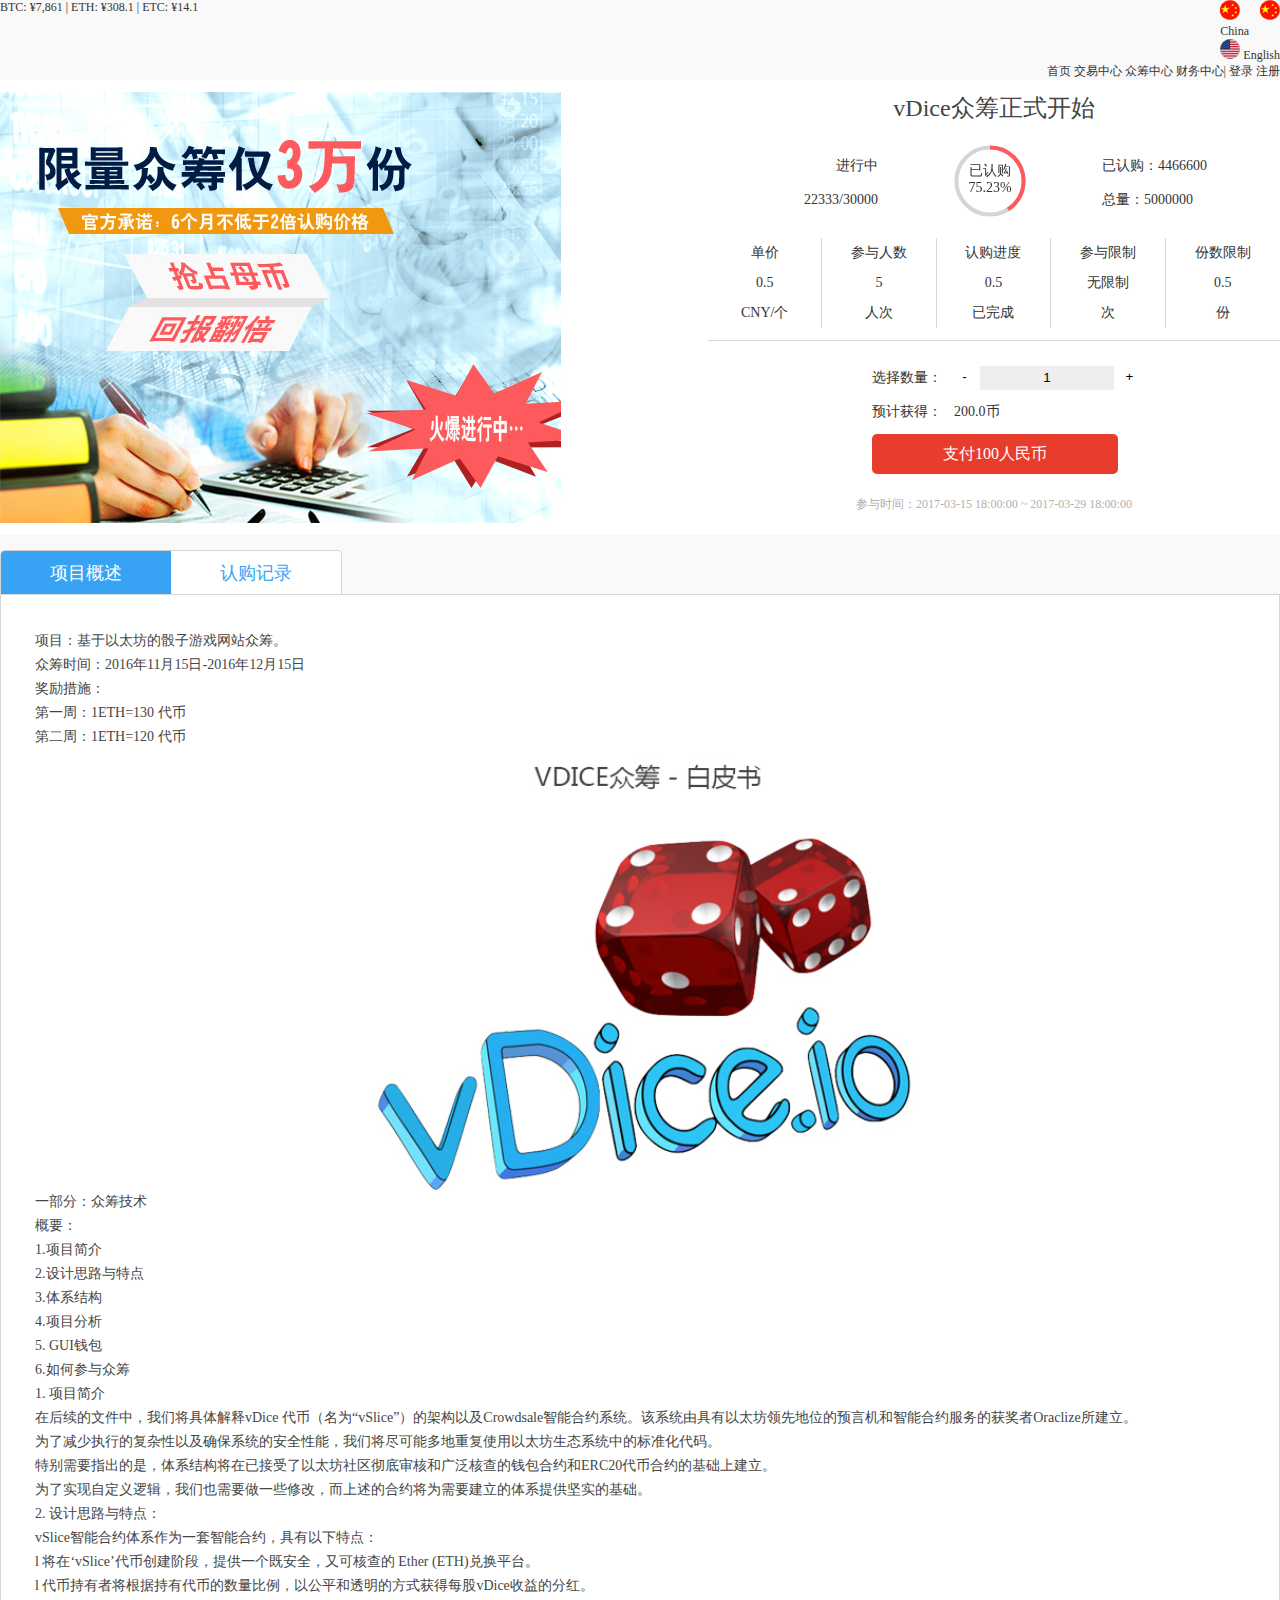
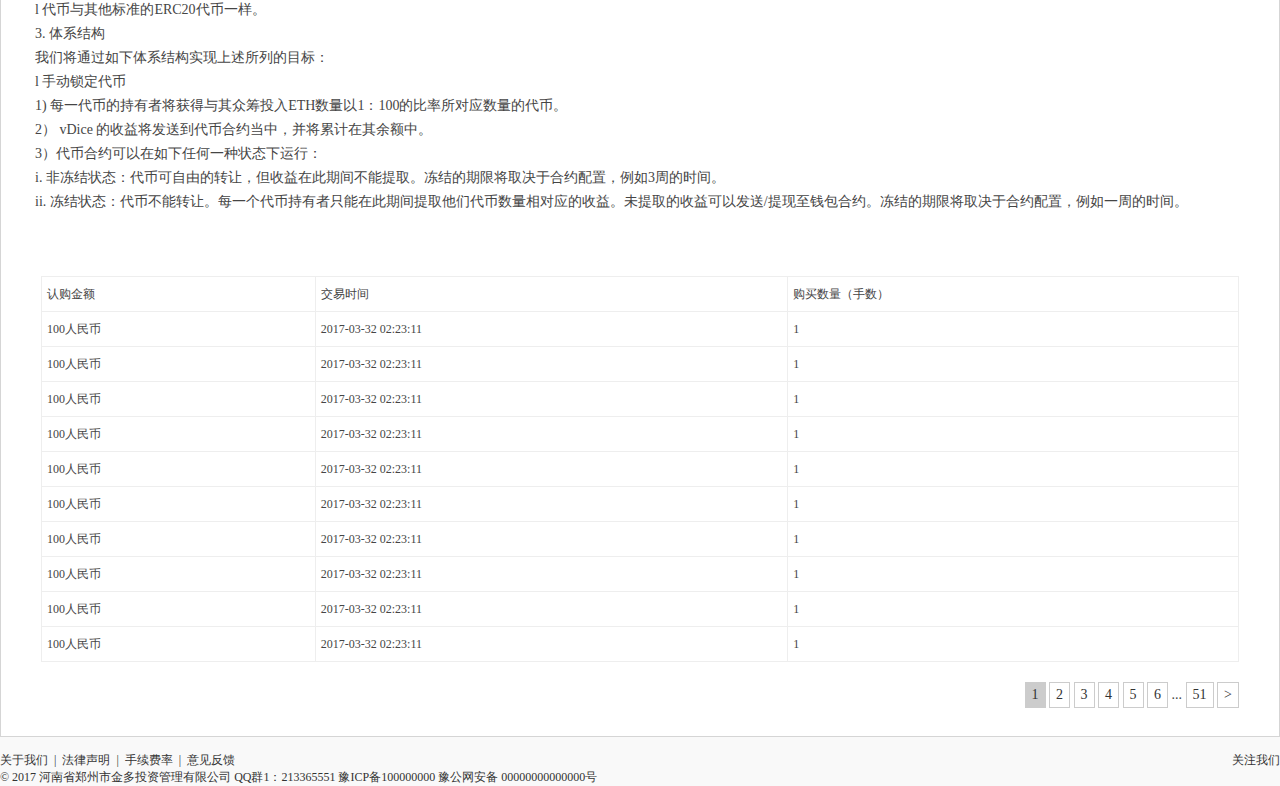
<file: ailian/zhongchou_con.html>
<!DOCTYPE html>
<html>
	<head>
		<meta charset="utf-8" />
		<title></title>
		<link rel="stylesheet" href="css/init.css" />
		<link rel="stylesheet" href="css/main.css" />
		<script type="text/javascript" src="js/jquery-1.7.2.js" ></script>
		<script type="text/javascript" src="js/amazeui.js" ></script>
		<script type="text/javascript" src="js/jquery.circliful.js" ></script>
	</head>
	<body style="background: #f9f9f9;">
		<div class="head clearfix">
			<div class="left head_lf">
				BTC: ¥<span class="num_down">7,861</span>&nbsp;|&nbsp;ETH: ¥<span class="num_down">308.1</span>&nbsp;|&nbsp;ETC: ¥<span class="num_up">14.1</span>
			</div>
			<div class="right language clearfix">
				<span class="language_t right clearfix">
					<img src="images/language_03.png" class="left" />
					<em class="left"></em>
				</span>
				<div class="language_yin">
					<p>
						<a href="#">
							<img src="images/language_03.png" />
							<span>China</span>
						</a>
					</p>
					<p>
						<a href="#">
							<img src="images/languages3_07.png" />
							<span>English</span>
						</a>
					</p>
				</div>
			</div>
		</div>
	    <div class="menu">
	    	<div class="jz clearfix">
	    		<a href="index.html" class="left logo"></a>
	    		<div class="right menu_rt clearfix">
	    			<div class="left menu_main">
	    				<a href="index.html" class="ahover">首页</a>
	    				<a href="jiaoyi.html">交易中心</a>
	    				<a href="zhongchou.html">众筹中心 </a>
	    				<a href="caiwu.html">财务中心</a>
	    			</div>
	    			<div class="left zhuce">
	    				<span>|</span>
	    				<a href="#">登录 </a>
	    				<a href="#">注册</a>
	    			</div>
	    		</div>
	    	</div>
	    </div>
	    <div class="main">
	    	<div class="zc_con_one">
	    		<div class="jz clearfix">
	    		<a href="#" class="left zc_con_one_lf">
	    			<img src="images/zccon_03.jpg" />
	    		</a>
	    		<div class="right zc_con_one_rt">
	    			<p class="zc_con_one_rt_tl">
	    				vDice众筹正式开始
	    			</p>
	    			<div class="zc_con_one_rt_one clearfix">
	    				<div class="left zc_con_one_rt_one_lf">
	    					进行中<br />
22333/30000
	    				</div>
	    				<div class="left yuan">
	    					<div class="yuan_text">
	    						已认购
	    						75.23%
	    					</div>
	    					<div class="progress">
                                    <!-- 调用数据时，只需要把data-text 和 data-percent 替换为投资进度值即可 -->
                                    <div class=" am-prgoress-circle progress-layout" data-dimension="84" data-text="75" data-width="3" data-fontsize="14"  data-percent="75" data-fgcolor="#fd5a5c" data-bgcolor="#d6d4d4"></div>
					        </div>
	    				</div>
	    				<div class="right zc_con_one_rt_one_rt">
	    					已认购：4466600<br />
	    					总量：5000000
	    				</div>
	    			</div>
	    		    <ul class="zc_ul clearfix">
	    		    	<li>
	    		    		<span>
	    		    		单价   <br />
	    		    		0.5<br />
	    		    		CNY/个
	    		    		</span>
	    		    	</li>
	    		    	<li>
	    		    		<span>
	    		    		参与人数  <br />
	    		    		5<br />
	    		    		人次
	    		    		</span>
	    		    	</li>
	    		    	<li>
	    		    		<span>
	    		    		认购进度   <br />
	    		    		0.5<br />
	    		    		已完成
	    		    		</span>
	    		    	</li>
	    		    	<li>
	    		    		<span>
	    		    		参与限制<br />
	    		    		无限制<br />
	    		    		次
	    		    		</span>
	    		    	</li>
	    		    	<li>
	    		    		<span>
	    		    		份数限制<br />
	    		    		0.5<br />
	    		    		份
	    		    		</span>
	    		    	</li>
	    		    </ul>
	    		    <div class="xuan">
	    		    	<div class="clearfix">
	    		    		<span class="left xuan_name">选择数量：</span>
	    		    		<div class="clearfix sum left">
								<button class="min left">-</button>

								<input class="text_box left" name="" value="1" type="text">
								<button class="add left">+</button>
							</div>
	    		    	</div>
	    		    </div>
	    		    <div class="xuan">
	    		    	<div class="clearfix">
	    		    		<span class="left xuan_name">预计获得： </span>
	    		    		<span class="left">200.0币</span>
	    		    	</div>
	    		    </div>
	    		    <a href="#" class="zhifu btn_red">支付100人民币</a>
	    		    <p class="shjian">参与时间：2017-03-15 18:00:00  ~  2017-03-29 18:00:00</p>
	    		</div>
	    		</div>
	    	</div>
	        <div class="zc_con_two jz">
	        	<div class="zc_con_two_tl clearfix">
	        		<a href="javascript:;" class="left ahover">项目概述</a>
	        		<a href="javascript:;" class="left">认购记录</a>
	        	</div>
	        	<div class="zc_con_two_b">
	        		<div class="zc_con_two_b_main active">
	        			<div class="zc_con_two_b_text">
	        				项目：基于以太坊的骰子游戏网站众筹。<br />
众筹时间：2016年11月15日-2016年12月15日<br />
奖励措施：<br />
第一周：1ETH=130 代币<br />
第二周：1ETH=120 代币<br />
<img src="images/zccon_07.jpg" style="width: 100%;vertical-align: middle;" /><br />
一部分：众筹技术<br />
概要：<br />
1.项目简介<br />
2.设计思路与特点<br />
3.体系结构<br />
4.项目分析<br />
5. GUI钱包<br />
6.如何参与众筹<br />
1. 项目简介<br />
在后续的文件中，我们将具体解释vDice 代币（名为“vSlice”）的架构以及Crowdsale智能合约系统。该系统由具有以太坊领先地位的预言机和智能合约服务的获奖者Oraclize所建立。<br />
为了减少执行的复杂性以及确保系统的安全性能，我们将尽可能多地重复使用以太坊生态系统中的标准化代码。<br />
特别需要指出的是，体系结构将在已接受了以太坊社区彻底审核和广泛核查的钱包合约和ERC20代币合约的基础上建立。<br />
为了实现自定义逻辑，我们也需要做一些修改，而上述的合约将为需要建立的体系提供坚实的基础。<br />
2. 设计思路与特点：<br />
vSlice智能合约体系作为一套智能合约，具有以下特点：<br />
l 将在‘vSlice’代币创建阶段，提供一个既安全，又可核查的 Ether (ETH)兑换平台。<br />
l 代币持有者将根据持有代币的数量比例，以公平和透明的方式获得每股vDice收益的分红。<br />
l 代币与其他标准的ERC20代币一样。<br />
3. 体系结构<br />
我们将通过如下体系结构实现上述所列的目标：<br />
l 手动锁定代币<br />
1) 每一代币的持有者将获得与其众筹投入ETH数量以1：100的比率所对应数量的代币。<br />
2） vDice 的收益将发送到代币合约当中，并将累计在其余额中。<br />
3）代币合约可以在如下任何一种状态下运行：<br />
i. 非冻结状态：代币可自由的转让，但收益在此期间不能提取。冻结的期限将取决于合约配置，例如3周的时间。<br />
ii. 冻结状态：代币不能转让。每一个代币持有者只能在此期间提取他们代币数量相对应的收益。未提取的收益可以发送/提现至钱包合约。冻结的期限将取决于合约配置，例如一周的时间。
	        			</div>
	        		</div>
	        	    <div class="zc_con_two_b_main">
	        	    	<div class="zc_table">
	        	    		<table cellpadding="0" cellspacing="0" width="100%">
	        	    			<tr>
	        	    				<th>认购金额</th>
	        	    				<th>交易时间</th>
	        	    				<th>购买数量（手数）</th>
	        	    			</tr>
	        	    			<tr>
	        	    				<td>100人民币</td>
	        	    				<td>2017-03-32&nbsp;02:23:11</td>
	        	    				<td>1</td>
	        	    			</tr>
	        	    			<tr>
	        	    				<td>100人民币</td>
	        	    				<td>2017-03-32&nbsp;02:23:11</td>
	        	    				<td>1</td>
	        	    			</tr>
	        	    			<tr>
	        	    				<td>100人民币</td>
	        	    				<td>2017-03-32&nbsp;02:23:11</td>
	        	    				<td>1</td>
	        	    			</tr>
	        	    			<tr>
	        	    				<td>100人民币</td>
	        	    				<td>2017-03-32&nbsp;02:23:11</td>
	        	    				<td>1</td>
	        	    			</tr>
	        	    			<tr>
	        	    				<td>100人民币</td>
	        	    				<td>2017-03-32&nbsp;02:23:11</td>
	        	    				<td>1</td>
	        	    			</tr>
	        	    			<tr>
	        	    				<td>100人民币</td>
	        	    				<td>2017-03-32&nbsp;02:23:11</td>
	        	    				<td>1</td>
	        	    			</tr>
	        	    			<tr>
	        	    				<td>100人民币</td>
	        	    				<td>2017-03-32&nbsp;02:23:11</td>
	        	    				<td>1</td>
	        	    			</tr>
	        	    			<tr>
	        	    				<td>100人民币</td>
	        	    				<td>2017-03-32&nbsp;02:23:11</td>
	        	    				<td>1</td>
	        	    			</tr>
	        	    			<tr>
	        	    				<td>100人民币</td>
	        	    				<td>2017-03-32&nbsp;02:23:11</td>
	        	    				<td>1</td>
	        	    			</tr>
	        	    			<tr>
	        	    				<td>100人民币</td>
	        	    				<td>2017-03-32&nbsp;02:23:11</td>
	        	    				<td>1</td>
	        	    			</tr>
	        	    		</table>
	        	    		<div class="page">
	        		    				<a href="#" class="ahover">1</a>
	        		    				<a href="#">2</a>
	        		    				<a href="#">3</a>
	        		    				<a href="#">4</a>
	        		    				<a href="#">5</a>
	        		    				<a href="#">6</a>
	        		    				<span>...</span>
	        		    				<a href="#">51</a>
	        		    				<a href="#">></a>
	        		    		</div>
	        	    	</div>
	        	    </div>
	        	</div>
	        </div>
	    </div>
	    
	    <div class="footer">
	    	<div class="footer_t">
	    		<div class="footer_t_main clearfix">
	    			<a href="index.html" class="footer_logo left"></a>
	    			<div class="left footer_menu clearfix">
	    				<a href="#">关于我们 </a><span>&nbsp;|&nbsp;</span>
	    				<a href="#">法律声明</a><span> &nbsp;|&nbsp;</span>
	    				<a href="#">手续费率</a><span> &nbsp;|&nbsp;</span>
	    				<a href="#">意见反馈</a>
	    			</div>
	    			<a href="#" class="right wb">关注我们</a>
	    		</div>
	    	</div>
	    	<div class="footer_b">
	    		<div class="jz clearfix">
	    			<span>© 2017 河南省郑州市金多投资管理有限公司 </span>
	    			<span>QQ群1：213365551 </span>
	    			<span>豫ICP备100000000 </span>
	    			<span class="beian">豫公网安备 00000000000000号</span>
	    		</div>
	    	</div>
	    </div>
	    <script type="text/javascript" src="js/main.js" ></script>
	    <script>
	    	$(function(){
        // 进度使用 circliful插件，请确保引入插件后执行下面代码
        $('.am-prgoress-circle').circliful();

    })
	    </script>
	</body>
</html>
</file>
<file: ailian/css/init.css>
/* CSS Document初始化样式 */
body{ margin:0px auto; padding:0;  overflow-x:hidden;  color: #333; font-size: 12px;font-family:"微软雅黑","Microsoft YaHei";}
div,dl,dt,dd,ul,li,h1,h2,h3,h4,h5,h6,pre,form,fieldset,input, textarea,blockquote,p{padding:0;margin:0;} 
table,td,tr,th{font-size:12px;} li{list-style:none;vertical-align:bottom;} img{Vertical-aliagn:top; border:0;} 
ol,ul{list-style:none;} 
a{color: #333;text-decoration:none;} 
a:visited{text-decoration:none;} 
a:hover{color: #eb5c38;} 
a:active{color:#eb5c38;}
.clear{ clear:both;}
.left{float:left;}
.right{float:right;}
.dis{display:none;}
.block{display:block;}
.line{ width:100%; height:1px; border-bottom:#ccc 1px solid; float:left; margin:5px 0 5px 0;}
.dotted{ width:100%; height:1px; border-bottom:#999 1px dashed; float:left; margin:5px 0 5px 0;}
.clearfix:after {visibility: hidden;display: block;font-size: 0;content: " ";clear: both;height: 0;}
/* Hides from IE-mac \*/
*:first-child+html .clearfix{zoom:1;} /* IE7 */
* html .clearfix { height: 1%;zoom:1;}
.clearfix {display: block;}
.left{float: left;}
.right{float: right;}
h3{font-size: 14px;}
h2{font-size: 16px;}
h1{font-size: 18px;}
</file>
<file: ailian/css/main.css>
.caiwu_main{padding: 20px 0px;width: 1176px;margin: 0px auto;}
.caiwu_lf{width: 208px;background: #fff;border: 1px solid #dad9d9;border-radius: 3px;padding: 0px 20px 46px 20px;}
.caiwu_lf_tl{padding: 25px 0px 5px 10px;border-bottom: 1px solid #dad9d9;font-size: 16px;}
.caiwu_lf li a{color: #858585;font-size: 13px;padding: 0px 10px;}
.caiwu_lf img{display: inline-block;vertical-align: -5px;}
.caiwu_lf li{margin-top: 15px;}
.caiwu_lf .img_h{display: none;}
.caiwu_lf a:hover .img_h{display: inline-block;}
.caiwu_lf a:hover .img_q{display: none;}
.caiwu_lf a:hover{color: #38a3f5;}
.caiwu_lf .ahover .img_h{display: inline-block;}
.caiwu_lf .ahover .img_q{display: none;}
.caiwu_lf .ahover{color: #38a3f5;}
.caiwu_rt{width: 908px;margin-right: ;}
.caiwu_rt_main{background: #fff;padding: 25px 10px;border: 1px solid #dad9d9;border-radius: 3px;margin-bottom: 18px;}
.caiwu_rt_tl{border-bottom: 2px solid #38a3f5;padding:0px 10px 12px 10px;color: #282828;font-size: 18px;line-height: 26px;}
.caiwu_rt_tl span{color: #afaeae;font-size: 14px;}
.zichan_table th{padding: 14px 14px;font-size: 14px;border-bottom: 1px solid #dddddd;font-weight: normal;text-align: left;}
.caozuo a{display: inline-block;line-height: 22px;padding: 0px 5px;border-radius: 3px;}
.zichan_table td{padding: 10px 14px;font-size: 14px;border-bottom: 1px solid #dddddd;text-align: left;}
.btn_blue{background: #54b3e8;color: #fff;}
.btn_blue:hover{background: #70c7f7;color: #fff;}
.btn_red{background: #e83d2c;color: #fff;width: 80px;text-align: center;}
.btn_red:hover{background: #f94331;color: #fff;}
.btn_green{background: #15c288;color: #fff;width: 80px;text-align: center;}
.btn_green:hover{background: #17df9c;color: #fff;}
.btn_yellow{background: #fd9271;color: #fff;}
.btn_yellow:hover{background: #f57249;color: #fff;}
.color_green{color: #15c288;}
.zichan_table tr:nth-child(even) td { background-color: #f9f9f9; }
.tixian_a a{display: inline-block;float: left;padding: 0px 16px;border-radius: 3px;color: #807f7f;font-size: 14px;}
.tixian_a a:hover{background: #38a3f5;color: #fff;}
.tixian_a .ahover{background: #38a3f5;color: #fff;}
.tixian_form{padding: 45px 0px 45px 160px;}
.tixian_gp{margin-bottom: 20px;}
.tixian_gp select{width: 166px;height: 36px;border: 1px solid #dddcdc;color: #7e7d7d;font-size: 14px;}
.tixian_gp .keyong{border: 1px solid #dddcdc;height: 24px;width: 208px;padding: 5px;line-height: 24px;color: #7e7d7d;font-size: 14px;}
.keyong span{color: #38a3f5;}
.tixian_name{display: block;width: 85px;text-align: right;font-size: 14px;color: #4f4f4f;line-height: 36px;}
.tixian_gp input{width: 250px;padding: 5px;line-height: 24px;height: 24px;border: 1px solid #dddcdc;border-radius: 3px;margin-left: 5px;font-size: 14px;color: #7e7d7d;}
.tixian_gp .dizhi{border: 1px solid #dddcdc;font-size: 14px;border-radius: 3px;height: 36px;width: 262px;margin-left: 5px;color: #7e7d7d;}
.shuoming{color: #878889;font-size: 14px;line-height: 36px;margin-left: 9px;}
.wj{color: #38a3f5;font-size: 14px;margin-left: 9px;line-height: 36px;}
.wj:hover{text-decoration: underline;}
.tianjia{padding-left: 90px;}
.tianjia a{display: block;color: #fff;font-size: 16px;background: #fc6460;width: 262px;line-height: 36px;border-radius: 5px;text-align: center;}
.tianjia a:hover{color: #fff;background: #f1443f;}
.tixian_table{border-bottom: 1px solid #d7d8d8;}
.tixian_table th{font-weight: normal;color: #666;padding: 10px 10px;background: #f9f9f9;}
.tixian_table td{color: #666;padding: 10px 20px;text-align: center;}
.page{text-align: right;padding-top: 20px;}
.page a{display: inline-block;text-align: center;line-height: 24px;border: 1px solid #cccccc;padding: 0px 6px;}
.page a:hover{background: #cccccc;color: #333;}
.page .ahover{background: #cccccc;color: #333;}
.tixian_do li{float: left;width: 33.3%;font-size: 14px;margin-top: 30px;}
.tixian_do a{display: block;margin: 0px 17px;border: 1px solid #d2d2d2;border-radius: 10px;background: #f9f9f9;overflow: hidden;text-align: center;color: #848383;height: 180px;}
.tixian_do_t{padding: 25px 0px 14px 0px;}
.tixian_do_t img{margin-bottom: 16px;}
.tixian_do{padding: 30px 0px;}
.tixian_do_b{background: #eeecec;height: 38px;border-top: 1px solid #d2d2d2;line-height: 38px;overflow: hidden;}
.tixian_do .add_ka{padding-top: 50px;height: 130px;}
.tixian_do .add_ka img{margin-bottom: 22px;}
.bg{position: fixed;width: 100%;height: 100%;left: 0px;top: 0px;z-index: 3000;background: rgba(0,0,0,.7);filter: progid:DXImageTransform.Microsoft.gradient(enabled='true', startColorstr='#7f000000', endColorstr='#7f000000');_background: #000;display: none;}
.add_place_alert{width: 496px;position: fixed;left: 50%;margin-left: -248px;top: 50%;z-index: 4000;margin-top: -289px;display: none;}
.add_place_alert_tl{background: #38a3f5;line-height: 38px;padding: 0px 24px;color: #fff;font-size: 16px;}
.add_place_alert_b{background: #fff;padding: 28px 0px 28px 40px;}
.chongzhi_form{padding: 40px 0px 40px 30px;}
.yzm input{width: 115px;}
.zhanghao_nr{font-size: 14px;color: #7e7d7d;margin-left: 5px;line-height: 36px;}
.tixian_gp .duanxin_s{width: 158px;border-top-right-radius: 0px;border-bottom-right-radius: 0px;}
.tixian_gp .duanxin_button{margin-left: 0px;border-top-left-radius: 0px;border-bottom-left-radius: 0px;width: 82px;background: #f9f9f9;}
.zc_t{background: #fff;border: 1px solid #d3d3d3;padding: 0px 35px;margin-bottom: 35px;height: 77px;}
.zc_t a{float: left;display: inline-block;line-height: 77px;padding: 0px 25px;color: #3f3f3f;font-size: 16px;height: 77px;padding-bottom: 15px;}
.zc_t a:hover{background: url(../images/zc_03.png) no-repeat center bottom;color: #fd5a5c;padding-bottom: 15px;}
.zc_t .ahover{background: url(../images/zc_03.png) no-repeat center bottom;color: #fd5a5c;}
.zc_b_main_tl{border-bottom: 1px solid #dcdcdc;}
.zc_b_main_tl a{color: #585858;font-size: 16px;width: 116px;text-align: center;border: 1px solid #dcdcdc;display: block;float: left;line-height: 42px;background: #fff;}
.zc_b_main_tl a:hover{border-bottom: 3px solid #38a3f5;line-height: 42px;height: 40px;}
.zc_b_main_tl .ahover{border-bottom: 3px solid #38a3f5;line-height: 42px;height: 40px;}
.zc_b_main_con_t{padding: 22px 16px;}
.zc_b_main_con_t span{display: inline-block;background: url(../images/zc_07.png) no-repeat left center;line-height: 18px;padding-left: 26px;color: #3f3f3f;font-size: 14px;}
.toutiao{background: #fff;border: 1px solid #d7d8d8;margin-bottom: 25px;}
.toutiao_img img{width: 377px;height: 210px;vertical-align: middle;}
.toutiao_img{display: block;position: relative;}
.toutiao_rt{padding: 20px 0px;}
.toutiao_jianjie{width: 516px;margin-left: 15px;;}
.toutiao_jianjie_tl a{color: #0b0e1d;font-size: 16px;}
.toutiao_jianjie_text{font-size: 14px;color: #9c9c9c;padding-top: 14px;line-height: 24px;height: 48px;overflow: hidden;margin-bottom: 22px;}
.toutiao_jianjie_text span{color: #3f3f3f;}
.toutiao_jianjie_text_main{padding-left: 70px;}
.jindu_main{width: 350px;height: 10px;background: #efecec;margin-top: 5px;}
.jindu_main_con{height: 10px;background: url(../images/zc_14.png) repeat-x;}
.jindu_span{color: #a3a2a2;font-size: 13px;margin-left: 20px;}
.jindu{line-height: 20px;}
.jianjie_mess li{float: left;width: 33.3%;color: #5a5959;margin-top: 22px;font-size: 13px;}
.color_red{color: #fd5a5c;}
.color_hui{color: #a5a4a4;}
.toutiao_canjia{border-left: 1px solid #d7d8d8;height: 102px;padding: 68px 44px 0px 44px;margin-top: 20px;}
.toutiao_canjia a{display: block;line-height: 34px;border-radius: 5px;font-size: 16px;text-align: center;width: 106px;}
.zhongc_ul li{float: left;width: 33.3%;margin-bottom: 15px;}
.zhongc_ul_main{width: 377px;border: 1px solid #dcdcdc;margin: 0px auto;background: #fff;}
.zhongc_ul_main_t img{width: 377px;height: 210px;vertical-align: middle;}
.zhongc_ul_main_t{position: relative;}
.zhongc_ul{width: 1232px;margin: 0px auto;}
.chenggong{display: block;background: url(../images/zc_15.png) no-repeat;width: 68px;height: 38px;text-align: center;font-size: 18px;color: #fff;text-align: center;padding-top: 10px;position: absolute;top: 0px;right: 12px;z-index: 10;}
.zhongc_ul_main_b{padding: 10px;}
.zhongc_ul_one{color: #0b0e1d;font-size: 16px;line-height: 34px;}
.zhongc_ul_one a{display: block;width: 105px;text-align: center;font-size: 16px;border-radius: 5px;}
.zhongc_ul_two{font-size: 13px;color: #a3a2a2;margin-top: 15px;margin-bottom: 10px;}
.zhongc_ul_two .jindu_main{width: 100%;}
.zhongc_ul_three li{float: left;width: 33.3%;text-align: center;color: #5a5959;font-size: 13px;margin-bottom: 0px;}
.zhongc_ul_three_li{display: block;border-right: 1px solid #d7d8d8;}
.zhongc_ul_three li:last-child .zhongc_ul_three_li{border: none;}
.shibai{display: block;background: url(../images/zc_17.png) no-repeat;width: 68px;height: 38px;text-align: center;font-size: 18px;color: #fff;text-align: center;padding-top: 10px;position: absolute;top: 0px;right: 12px;z-index: 10;}
.jiazaig{padding: 10px 0px 34px 0px;text-align: center;}
.jiazaig a{display: inline-block;line-height: 38px;background: #fff;width: 148px;text-align: center;border-radius: 5px;background: #fff;font-size: 16px;color: #258fe0;border: 1px solid #258fe0;}
.jiazaig a:hover{background: #258fe0;color: #fff;}
.zc_con_one{background: #fff;padding: 12px 0px;}
.zc_con_one_lf{display: block;width: 561px;}
.zc_con_one_lf img{width: 100%;vertical-align: middle;}
.zc_con_one_rt{width: 572px;}
.zc_con_one_rt_tl{text-align: center;font-size: 24px;color: #454545;}
.zc_con_one_rt_one{padding: 15px 0px;color: #333333;font-size: 14px;}
.zc_con_one_rt_one_lf{width: 170px;text-align: right;line-height: 34px;margin-top: 10px;}
.yuan{width: 84px;margin-left: 70px;height: 84px;position: relative;}
.am-prgoress-circle{position: relative;}
.circle-text, .circle-text-half {display: inline-block;}
.circle-text, .circle-info, .circle-text-half, .circle-info-half {top: 0; width: 100%;position: absolute;text-align: center;display: inline-block; color: #fff;}
.yuan_text{font-size: 14px;color: #333333;position: absolute;width: 100%;left: 0px;text-align: center;top: 23px;z-index: 10;}
.zc_con_one_rt_one_rt{width: 178px;line-height: 34px;margin-top: 10px;}
.zc_ul{border-bottom: 1px solid #d8d8d8;padding-bottom: 12px;margin-bottom: 25px;}
.zc_ul li{float: left;width: 20%;text-align: center;color: #333333;font-size: 14px;line-height: 30px;}
.zc_ul span{display: block;border-right: 1px solid #d8d8d8;}
.zc_ul li:last-child span{border: none;}
.xuan{padding-left: 164px;color: #333333;font-size: 14px;line-height: 24px;margin-bottom: 10px;}
.xuan_name{margin-right: 12px;}
.min,.add{width:21px;height: 21px;background-size: 21px 21px;border: none;background: none;}
.text_box{height: 24px;border: none;width: 134px;text-align: center;background: none;margin: 0px 5px;line-height: 24px;background: #eeeeee;}
.text_box:focus{background: #ddd;}
.min:focus,.add:focus{outline: none;}
.zhifu{width: 246px;line-height: 40px;border-radius: 5px;font-size: 16px;display: block;margin-left: 164px;text-align: center;}
.shjian{text-align: center;color: #b1b0b0;margin-top: 22px;}
.zc_con_two{padding: 15px 0px;}
.zc_con_two_tl a{display: block;width: 170px;text-align: center;font-size: 18px;line-height: 44px;color: #38a3f5;font-size: 18px;background: #fff;}
.zc_con_two_tl{border: 1px solid #d5d5d5;border-bottom: none;border-top-left-radius: 5px;border-top-right-radius: 5px;overflow: hidden;display: inline-block;height: 44px;}
.zc_con_two_b_text{padding: 34px;}
.zc_con_two_b{border: 1px solid #d5d5d5;background: #fff;margin-top: -5px;position: relative;z-index: 1;color: #454545;font-size: 14px;line-height: 24px;}
.zc_con_two_tl a:hover{background: #38a3f5;color: #fff;}
.zc_con_two_tl .ahover{background: #38a3f5;color: #fff;}
.zc_table{padding: 28px 40px;}
.zc_table th{border-bottom: 1px solid #eeeeee;border-right: 1px solid #eeeeee;padding: 5px 5px;text-align: left;font-weight: normal;}
.zc_table td{border-bottom: 1px solid #eeeeee;border-right: 1px solid #eeeeee;padding: 5px 5px;text-align: left;font-weight: normal;}
.zc_table table{border-top: 1px solid #eeeeee;border-left: 1px solid #eeeeee;}
.jiaoyi{padding: 10px;}
.jiaoyi_one{background: #fbecd2;border: 1px solid #fcbe94;line-height: 42px;font-size: 13px;position: relative;}
.jiaoyi_one_main{width: 424px;margin: 0px auto;color: #3b3a3a;}
.jiaoyi_one_ico{color: #eb5c38;display: inline-block;background: url(../images/jiaoyi_03-02.png) no-repeat left center;padding-left: 27px;}
.jiaoyi_one_rt{height: 42px;overflow: hidden;width: 325px;}
.jiaoyi_one_rt span{color: #848484;}
.jycha{display: block;background: url(../images/jiaoyi_03.png) no-repeat;width: 24px;height: 24px;position: absolute;z-index: 10;right: 10px;top: 10px;cursor: pointer;}
.jy_lf{width: 20%;}
.jy_lf_one{background: #ffffff;padding: 20px;border: 1px solid #dddcdc;font-size: 14px;color: #484848;line-height: 30px;margin-bottom: 10px;border-radius: 3px;}
.jy_b{margin-top: 10px;}
.ssbtn{width: 80px;height: 30px;background: #fc6565;text-align: center;line-height: 30px;font-size: 16px;color: #fff;}
.ssbtn em{display: inline-block;background: url(../images/jiaoyi_18.png) no-repeat;width: 25px;height: 25px;vertical-align: -6px;margin-left: 5px;}
.ssbtn:hover{background: #fc6565;}
.jy_lf_one_main input{background: #f9f9f9;border: 1px solid #dedcdc;padding: 5px 3%;height: 18px;line-height: 18px;width: 94%;}
.jy_lf_one_in{padding: 0px 88px 0px 74px;}
.jy_lf_two{background: #ffffff;border: 1px solid #dddcdc;border-radius: 3px;}
.jy_lf_two_tl{border-bottom: 1px solid #dddcdc;line-height: 30px;}
.jy_lf_two_tl a{color: #474646;font-size: 14px;padding: 0px 10px;display: inline-block;}
.jy_lf_two_tl a:hover{color: #fc6565;border-bottom: 1px solid #fc6565;}
.jy_lf_two_tl .ahover{color: #fc6565;border-bottom: 1px solid #fc6565;}
.jy_lf_two_b_tl{background: #eeeeee;}
.bizhong{width: 25%;height: 30px;white-space:nowrap; overflow:hidden; text-overflow:ellipsis;}
.jiage{width: 50%;height: 30px;white-space:nowrap; overflow:hidden; text-overflow:ellipsis;}
.diezhang{width:25%;height: 30px;white-space:nowrap; overflow:hidden; text-overflow:ellipsis;}
.jy_lf_two_b_con{text-align: center;line-height: 30px;height: 690px;overflow-y: auto;}
.jy_lf_two_b_li:nth-child(even){background: #f8f7f7;}
.jy_middle{width: 76%;margin-left:1%;}
.jy_middle_one{background: #ffffff;border: 1px solid #dddcdc;border-radius: 3px;padding: 6px 16px;margin-bottom: 5px;}
.bite{background: url(../images/jiaoyi_12.png) no-repeat left top;padding-left: 45px;color: #999999;height: 45px;}
.bite p{color: #333333;font-size: 16px;}
.jy_middle_one_rt{color: #999999;margin-left: 2%;}
.jy_middle_one_rt p{color: #333333;font-size: 16px;}
.biaoge{height: 400px;}
.jy_middle_two{background: #ffffff;border: 1px solid #dddcdc;border-radius: 3px;margin-bottom: 5px;}
.jy_middle_two_main{width: 50%;color: #333232;font-size: 14px;}
.jy_middle_two_main_con{border-right: 1px solid #e1e1e1;padding: 0px 10px;height: 245px;}
.jy_middle_two_main_con_tl{border-bottom: 1px solid #e1e1e1;padding: 5px 0px;margin-bottom: 5px;}
.jy_middle_two_main_con_tl img{display: inline-block;vertical-align: -3px;margin-right: 5px;}
.jy_middle_two_gp{padding: 0px 5px;position: relative;margin-bottom: 5px;}
.jy_middle_two_gp_name{width: 38%;line-height: 18px;}
.jy_middle_two_gp input{padding: 0px 3%;width: 59%;border: 1px solid #e0dfdf;height: 26px;line-height: 16px;}
.danwei{position: absolute;line-height: 18px;color: #848484;right: 25px;top: 5px;}
.baifenbi{color: #848484;}
.jy_middle_jd{width: 58%;}
.jy_middle_jd .jindu_main{width: 100%;}
.mai{line-height: 24px;}
.mai a{display: inline-block;width: 85px;text-align: center;border-radius: 3px;}
.btn_hui{background: #f7f7f7;color: #818080;}
.btn_hui:hover{background: #e5e1e1;color: #818080;}
.jy_middle_three_main{background: #ffffff;border: 1px solid #dddcdc;border-radius: 3px;width: 49%;font-size: 14px;}
.jy_middle_three_main .jy_middle_two_main_con_tl{padding: 5px 10px;margin-bottom: 0px;}
.mai_ul{text-align: center;color: #333232;}
.mai_ul li{line-height: 28px;height: 28px;width: 33%;white-space:nowrap; overflow:hidden; text-overflow:ellipsis;float: left;}
.mai_tl{background: #ffe0e0;}
.mai_ul_b li{color: #848484;}
.mai_ul_b{height: 222px;overflow-y: auto;}
.mai_ul_b .mai_ul:nth-child(2n){background: #f8f7f7;}
.buy_tl{background: #d8f4dd;}
.jy_rt{width:100%;}
.jy_rt_one{line-height: 30px;background: #ffffff;border: 1px solid #dddcdc;border-bottom: none;margin-bottom: 5px;color: #333333;font-size: 14px;}
.jy_rt_one_tl{border-bottom: 1px solid #dddcdc;padding: 0px 10px;}
.lishi{
	box-sizing: border-box;
	padding: 0 10px;
}
.lishi_main{float: left;width: 20%;text-align: center;}
.lishi_tl{background: #eeeeee;color: #7a7b7b;}
.lishi_price{width: 22%;text-align: center;}
.lishi_time{width: 18%;text-align: center;}
.lishi_total{width: 31%;text-align: left;}
.lishi_main a{color: #38a3f5;text-decoration: underline;}
.lishi_b .lishi:nth-child(2n){background: #f8f7f7;}
.lishi_b{border-bottom: 1px solid #dddcdc;max-height: 450px;overflow-y: auto;}
.jybiaoti .lishi_main{width: 17%;}
.jybiaoti .lishi_price{width: 31%;}
.jybiaoti .lishi_time{width: 20%;}
.jybiaoti .lishi_total{width: 31%;}
.jy_rt_two{background: #ffffff;border: 1px solid #dddcdc;border-radius: 3px;line-height: 30px;}
.jy_rt_two img{display: inline-block;vertical-align: middle;}
.jy_rt_two_ul{height: 129px;padding-top: 4px;}
.jy_rt_two_ul li{height: 25px;padding: 0px 10px;white-space:nowrap; overflow:hidden; text-overflow:ellipsis;line-height: 25px;}
.zx_table th{background:#EEE;padding: 15px 0px;}
.zx_table th span{display: block;border-right: 1px solid #d5d5d5;color: #000;font-weight: normal;font-size: 16px;}
.zx_table th:last-child span{border: none;}
.zx_table td{padding: 15px 16px;text-align: center;font-size: 16px;color: #000;border-bottom: 1px solid #d5d5d5}
.zx_table td img{display: inline-block;vertical-align: middle;margin-right: 10px;}
.zx_table tr:last-child td{border-bottom: none;}
.zx_table tr:hover td{background: rgba(255,255,255,0.2);}
.jybiaoti1{
    height: 302px;
}
.jy_middle_two_gp .allprice {
    padding: 0px 3%;
    width: 52%;
    border: 1px solid #e0dfdf;
    height: 26px;
    line-height: 16px;
}
.lishi_maina {
    float: left;
    width: 15%;
    text-align: center;
}
</file>
<file: ailian/css/fugai.css>
.str_wrap {
   	overflow: hidden;
    width: 80%;
    font-size: 18px;
    line-height: 18px;
    position: relative;
    -moz-user-select: none;
    -khtml-user-select: none;
    user-select: none;
    white-space: nowrap;
}
.str_wrap li{
	margin-bottom: 10px;
}
.index_news_ico{
    background: url(../images/index_30.png) no-repeat 24px center;
    padding-left: 0; 
    color: #eb5c38;
    width: 16%;
    text-indent: 80px;
}
.index_two_rt_main{
	width: 100%;
    border-radius: 5px;
    overflow: hidden;
    height: 420px;
    border: 5px solid #EEE;
    border-radius: 3px;
}
.right_title{
	width: 100%;
	overflow: hidden;
	box-sizing: border-box;
	padding: 4px;
}
.right_title li{
	width: 25%;
	float: left;
	height: 40px;
	text-align: center;
	line-height: 40px;
	background: #EEE;
	font-size: 16px;
	color: #000;
    font-family: "微软雅黑","Microsoft YaHei";
	
}
.right_content{
	width: 100%;
	overflow: hidden;
	box-sizing: border-box;
	padding: 4px;
	height: 360px;
	overflow-y: auto;
}
.right_content li{
	width: 100%;
	float: left;
	height: 40px;
	text-align: center;
	line-height: 40px;
	border-bottom:1px solid #d5d5d5;
	font-size: 16px;
	color: #000;
    font-family: "微软雅黑","Microsoft YaHei";
}
.right_content li div{
	width: 25%;
	float: left;
}
.index_two_rt{
	 width: 38%;
}
</file>
